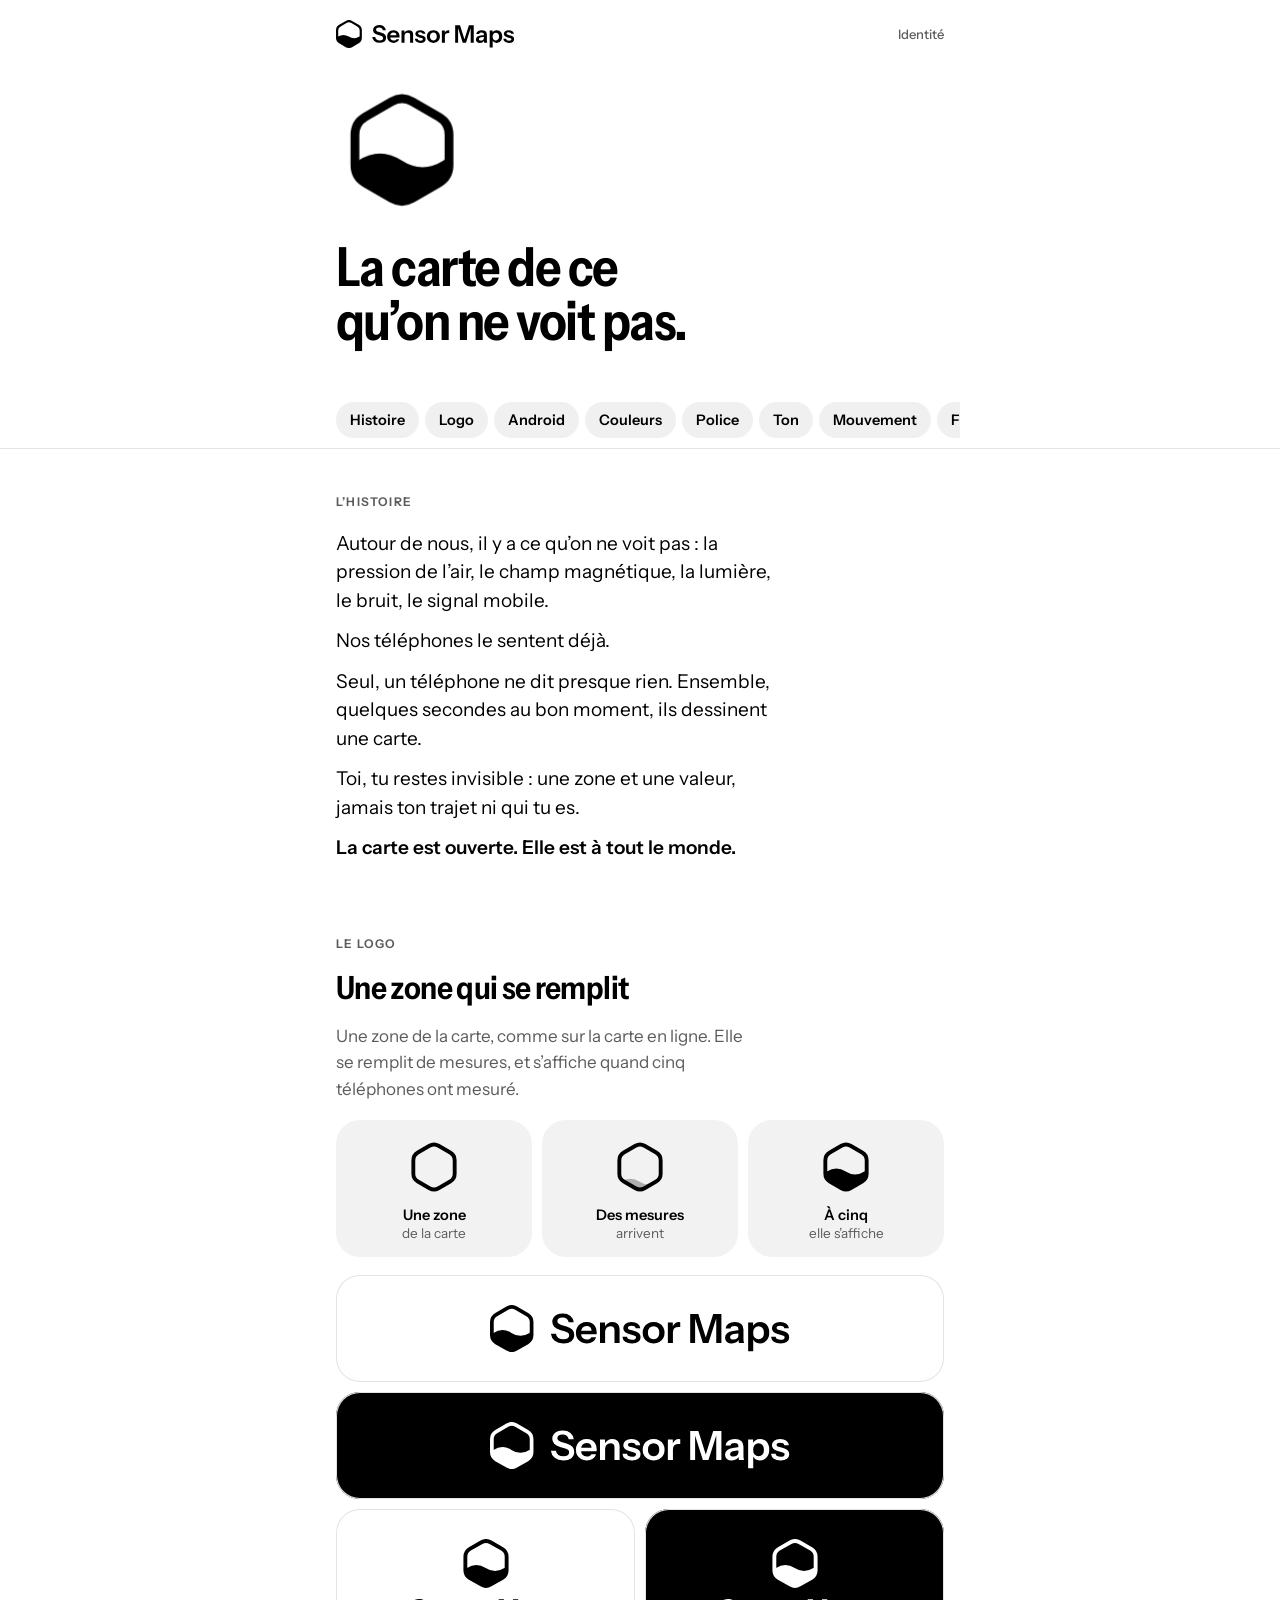
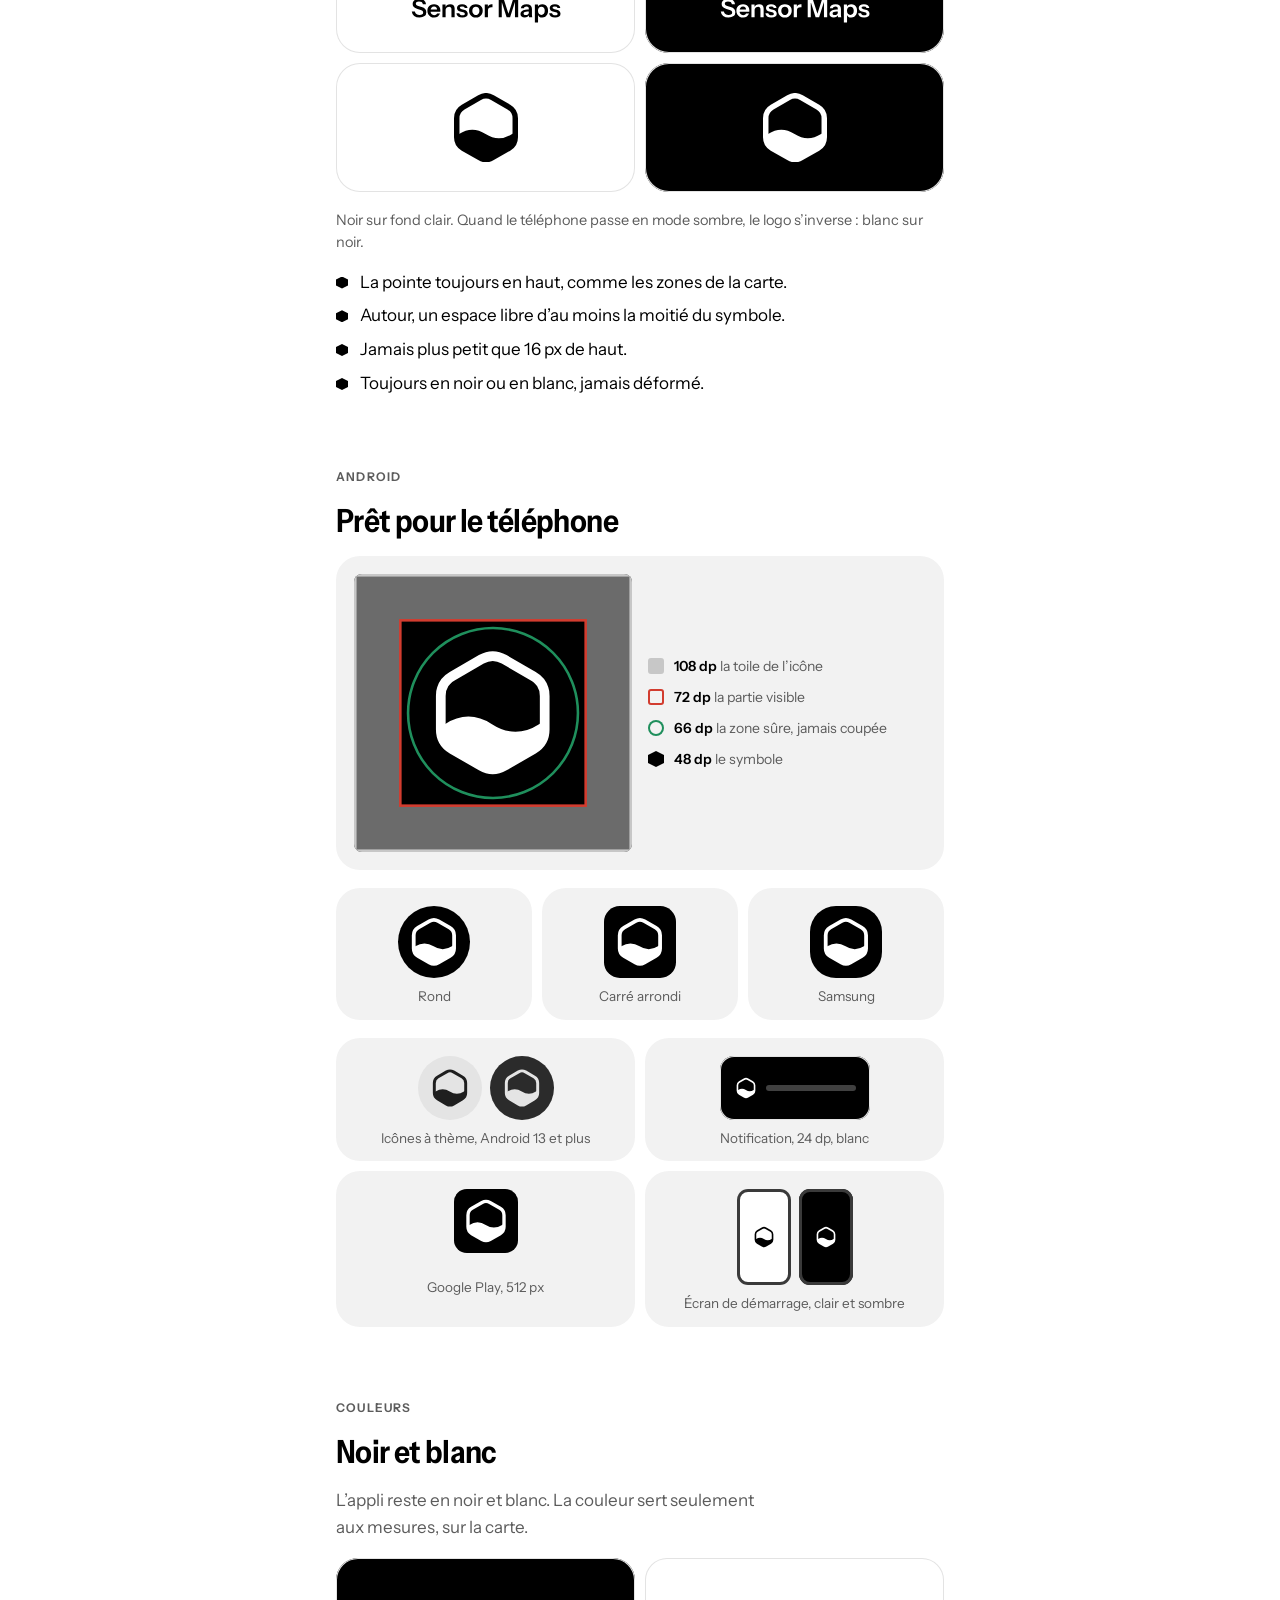
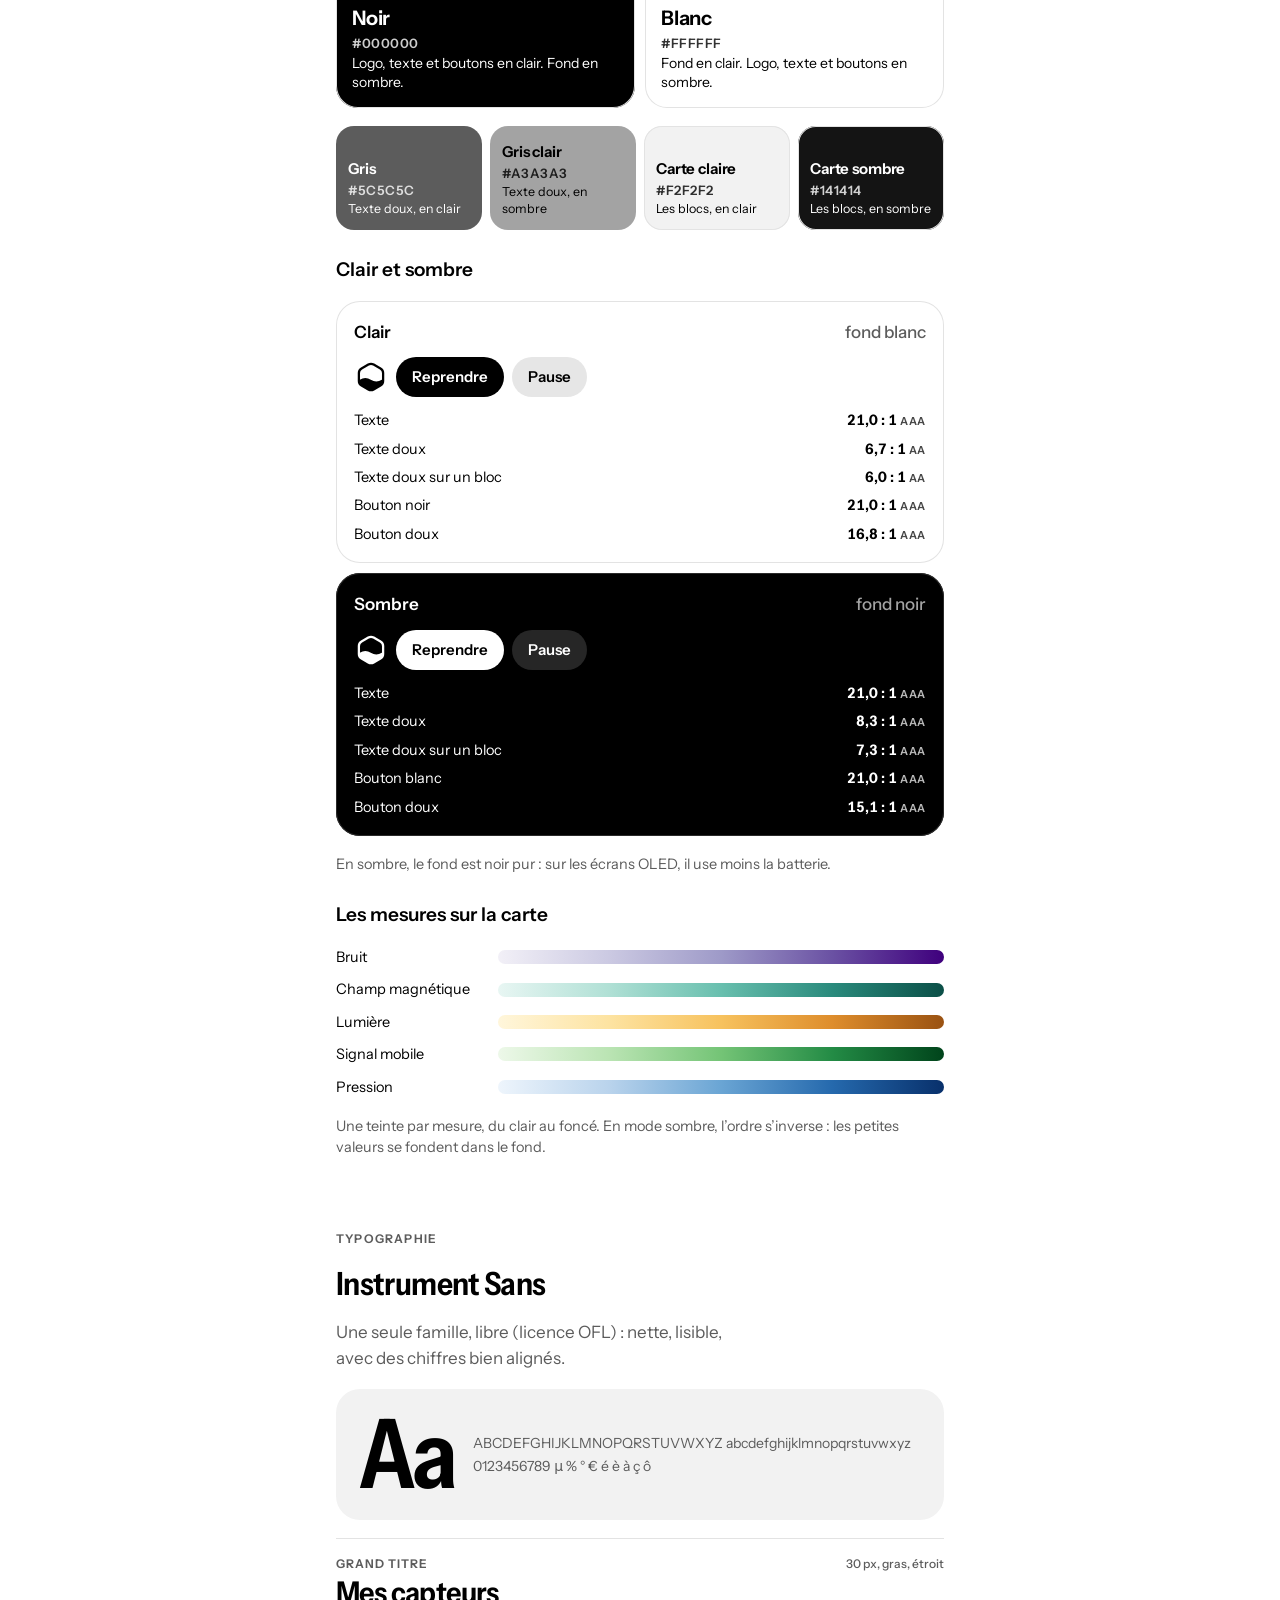
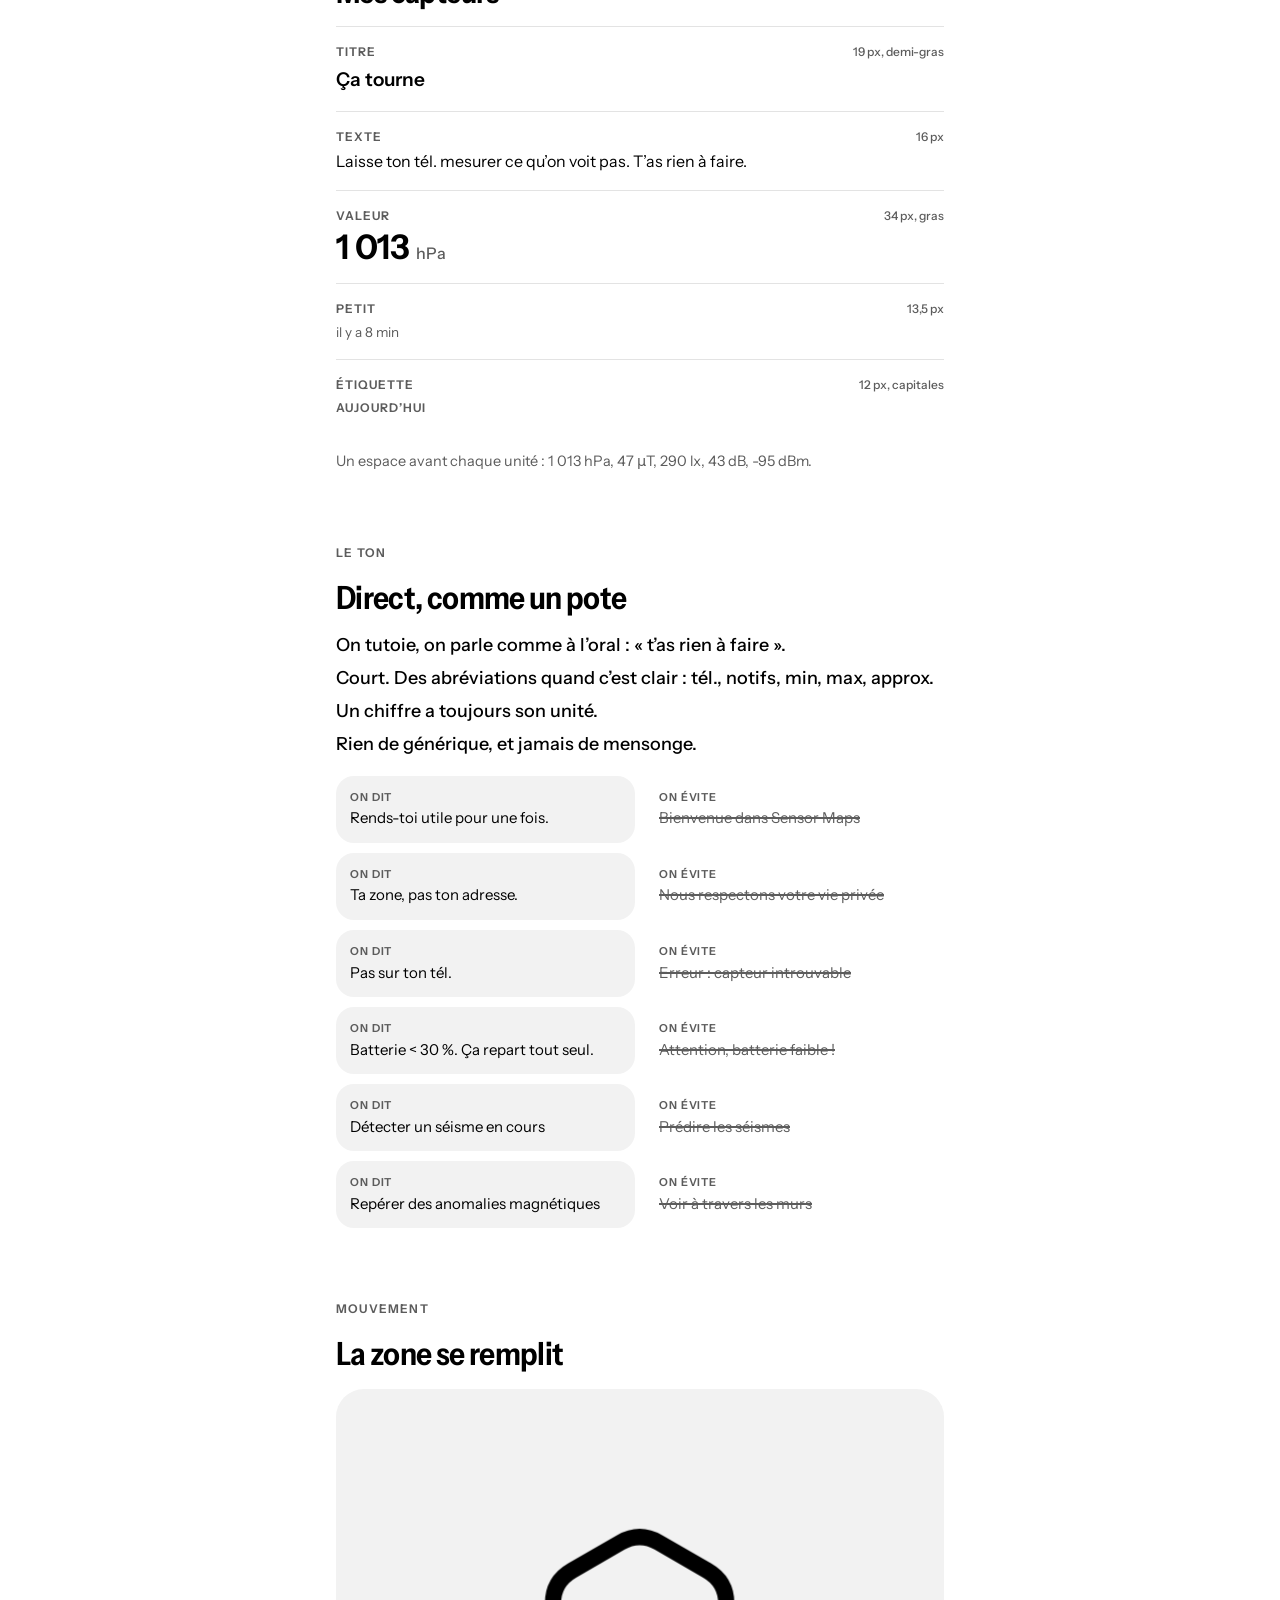
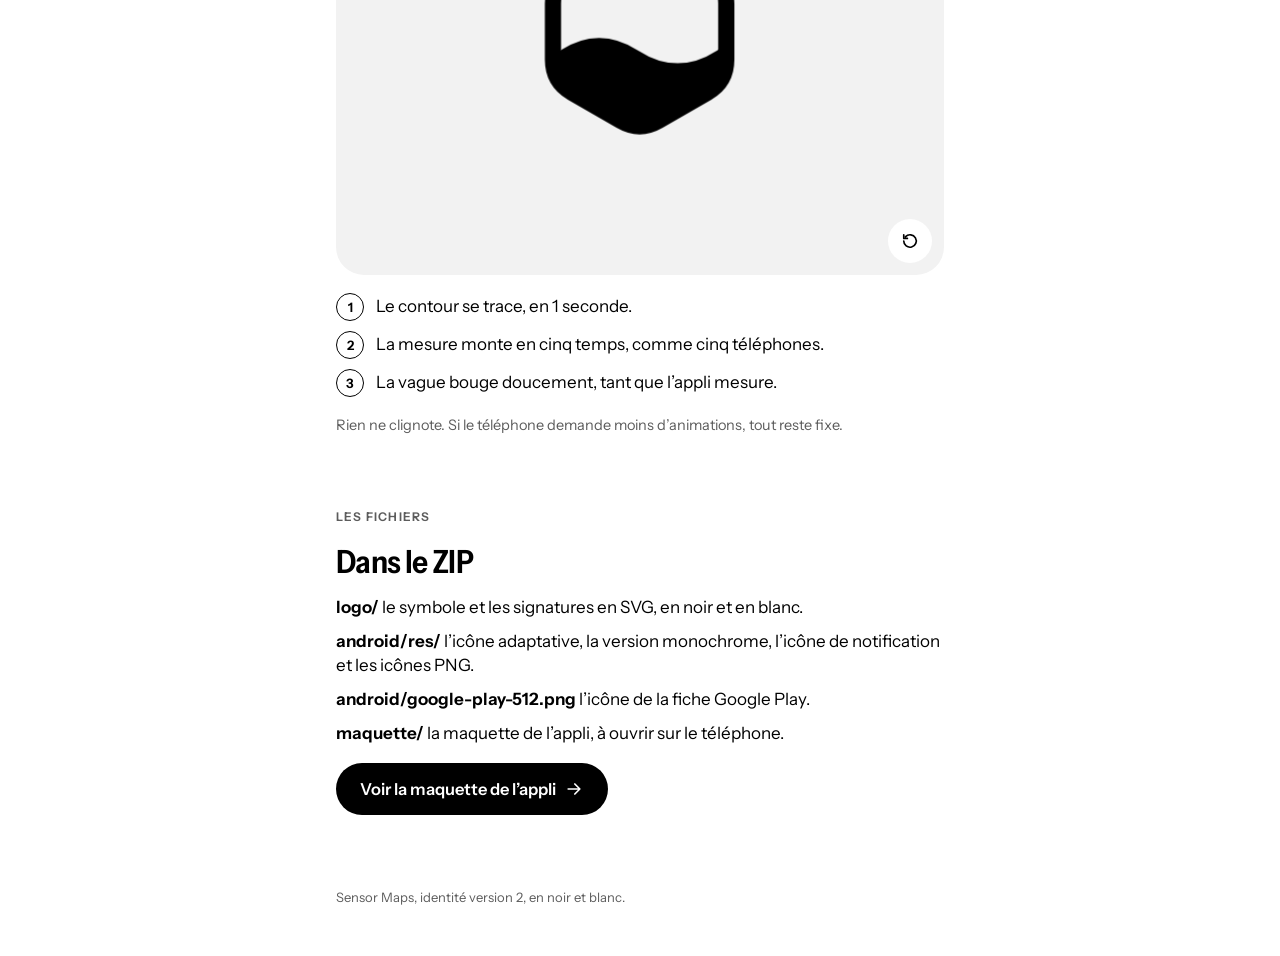
<file: interface/identite/index.html>
<!doctype html>
<html lang="fr">
<head>
<meta charset="utf-8">
<meta name="viewport" content="width=device-width, initial-scale=1, viewport-fit=cover">
<meta name="color-scheme" content="light dark">
<meta name="theme-color" content="#ffffff" media="(prefers-color-scheme: light)">
<meta name="theme-color" content="#000000" media="(prefers-color-scheme: dark)">
<title>Sensor Maps Identité</title>
<link rel="preconnect" href="https://fonts.googleapis.com">
<link rel="preconnect" href="https://fonts.gstatic.com" crossorigin>
<link rel="stylesheet" href="https://fonts.googleapis.com/css2?family=Instrument+Sans:wdth,wght@75..100,400..700&display=swap">
<style>
/* Mise en page : noir et blanc, une colonne calme ; le logo s'inverse avec le thème, la couleur ne sert qu'aux mesures. */
:root{
  --papier:#ffffff; --surface:#f2f2f2; --encre:#000000; --encre-2:#5c5c5c; --trait:#e3e3e3; --puce:#f0f0f0;
  --logo:#000000; --action:#000000; --sur-action:#ffffff;
  --guide-toile:#c7c7c7; --guide-visible:#d23c2f; --guide-sur:#1f8f5c;
  --focus:#2f6fd0;
  --texte:"Instrument Sans", system-ui, -apple-system, "Segoe UI", Roboto, "Noto Sans", sans-serif;
}
@media (prefers-color-scheme: dark){
  :root:not([data-theme="light"]){
    --papier:#000000; --surface:#141414; --encre:#ffffff; --encre-2:#a3a3a3; --trait:#2a2a2a; --puce:#1f1f1f;
    --logo:#ffffff; --action:#ffffff; --sur-action:#000000;
    --guide-toile:#3a3a3a; --guide-visible:#ff8a7e; --guide-sur:#5fd39a; --focus:#8ab4ff;
    color-scheme:dark;
  }
}
:root[data-theme="dark"]{
  --papier:#000000; --surface:#141414; --encre:#ffffff; --encre-2:#a3a3a3; --trait:#2a2a2a; --puce:#1f1f1f;
  --logo:#ffffff; --action:#ffffff; --sur-action:#000000;
  --guide-toile:#3a3a3a; --guide-visible:#ff8a7e; --guide-sur:#5fd39a; --focus:#8ab4ff;
  color-scheme:dark;
}
*{box-sizing:border-box}
body{background:var(--papier);color:var(--encre);font:400 17px/1.55 var(--texte);-webkit-font-smoothing:antialiased;text-rendering:optimizeLegibility}
body::before{content:"";position:fixed;inset:0 0 auto;height:env(safe-area-inset-top, 0px);z-index:10;background:var(--papier)}
h1,h2,h3,p,figure,ul,ol,dl,dd{margin:0}
ul,ol{padding:0;list-style:none}
svg{display:block}
.colonne{max-width:640px;margin:0 auto;padding-left:max(16px, env(safe-area-inset-left, 0px));padding-right:max(16px, env(safe-area-inset-right, 0px))}

/* Ouverture */
.ouverture{padding-block:20px 44px;display:grid;gap:36px}
.tete{display:flex;justify-content:space-between;align-items:center;gap:12px}
.tete svg{height:28px;width:auto;color:var(--logo);fill:var(--logo)}
.tete span{font-size:13px;color:var(--encre-2);font-weight:500}
.hero{display:grid;gap:24px;justify-items:start;cursor:pointer;-webkit-tap-highlight-color:transparent}
.hero svg{width:132px;height:132px;color:var(--logo);fill:var(--logo);overflow:visible}
h1{font-size:clamp(36px, 10vw, 54px);line-height:1;font-weight:650;font-stretch:86%;letter-spacing:-.028em;text-wrap:balance}

/* Navigation des sections */
.sommaire{position:sticky;top:env(safe-area-inset-top, 0px);z-index:5;background:var(--papier);border-bottom:1px solid var(--trait)}
.sommaire .colonne{display:flex;gap:6px;overflow-x:auto;padding-block:10px;scrollbar-width:none}
.sommaire .colonne::-webkit-scrollbar{display:none}
.sommaire a{flex:none;display:inline-flex;align-items:center;min-height:36px;padding:0 14px;border-radius:18px;background:var(--puce);color:var(--encre);text-decoration:none;font-size:14.5px;font-weight:600}

/* Sections */
main.colonne{display:grid;gap:72px;padding-block:44px 72px}
.section{display:grid;gap:18px;scroll-margin-top:72px;min-width:0}
.etiquette{font-size:12px;font-weight:650;letter-spacing:.1em;text-transform:uppercase;color:var(--encre-2)}
h2{font-size:32px;line-height:1.06;font-weight:650;font-stretch:88%;letter-spacing:-.02em;text-wrap:balance}
h3{font-size:19px;line-height:1.3;font-weight:600;margin-top:10px}
.chapo{color:var(--encre-2);max-width:38ch;text-wrap:pretty}
.note{font-size:14.5px;color:var(--encre-2);line-height:1.45}
.recit{display:grid;gap:12px;font-size:19px;line-height:1.5;max-width:34ch}
.recit p:last-child{font-weight:600}
.tuile{background:var(--surface);border-radius:24px}

/* Logo */
.etapes{display:grid;grid-template-columns:repeat(3,minmax(0,1fr));gap:10px}
.etapes li{display:grid;justify-items:center;gap:10px;padding:18px 8px 14px;text-align:center;font-size:13.5px;line-height:1.3;color:var(--encre-2)}
.etapes svg{width:58px;height:58px;color:var(--logo);fill:var(--logo)}
.etapes .repos{fill:var(--encre-2);opacity:.45}
.etapes b{display:block;color:var(--encre);font-weight:600;font-size:14.5px}
.planche{display:grid;gap:10px}
.spec{display:grid;place-items:center;border-radius:24px;padding:30px 20px}
.spec svg{width:100%;height:auto;max-width:300px}
.spec.blanc{background:#ffffff;box-shadow:inset 0 0 0 1px var(--trait)}
.spec.noir{background:#000000;box-shadow:inset 0 0 0 1px var(--trait)}
.duo{display:grid;grid-template-columns:repeat(2,minmax(0,1fr));gap:10px}
.duo .spec svg{max-width:150px}
.duo .spec.symbole svg{width:64px}
.regles{display:grid;gap:10px}
.regles li{display:flex;gap:12px;align-items:flex-start;line-height:1.4}
.regles li::before{content:"";flex:none;width:12px;height:12px;margin-top:6px;background:var(--encre);clip-path:polygon(50% 0,100% 25%,100% 75%,50% 100%,0 75%,0 25%)}

/* Android */
.adaptive{display:grid;grid-template-columns:minmax(0,1fr) minmax(0,1fr);gap:16px;align-items:center;padding:18px}
.adaptive svg{width:100%;height:auto;border-radius:8px}
.leg{display:grid;gap:12px;font-size:14px;line-height:1.35;color:var(--encre-2)}
.leg li{display:flex;gap:10px;align-items:flex-start}
.leg i{flex:none;width:16px;height:16px;margin-top:1px;border-radius:3px}
.leg b{color:var(--encre);font-weight:600}
.formes{display:grid;grid-template-columns:repeat(3,minmax(0,1fr));gap:10px}
.formes li,.usages li{display:grid;justify-items:center;gap:10px;padding:18px 6px 14px;font-size:13.5px;line-height:1.3;color:var(--encre-2);text-align:center}
.masque{width:72px;height:72px;overflow:hidden;position:relative}
.masque svg{position:absolute;left:-18px;top:-18px;width:108px;height:108px}
.usages{display:grid;grid-template-columns:repeat(2,minmax(0,1fr));gap:10px}
.icone-theme{width:64px;height:64px;border-radius:50%;display:grid;place-items:center}
.icone-theme svg{width:44px;height:44px}
.barre-etat{height:64px;width:100%;max-width:150px;border-radius:14px;background:#000000;box-shadow:inset 0 0 0 1px var(--trait);display:flex;align-items:center;gap:8px;padding:0 14px;color:#ffffff}
.barre-etat svg{width:24px;height:24px}
.barre-etat span{flex:1;height:6px;border-radius:3px;background:#ffffff;opacity:.25}
.play{width:64px;height:64px;border-radius:20%;overflow:hidden;box-shadow:inset 0 0 0 1px var(--trait)}
.play svg{width:100%;height:100%}
.demarrages{display:flex;gap:8px}
.ecran-demarrage{width:54px;height:96px;border-radius:11px;display:grid;place-items:center;box-shadow:inset 0 0 0 3px #3a3a3a}
.ecran-demarrage svg{width:24px;height:24px}

/* Couleurs */
.nuancier{display:grid;grid-template-columns:repeat(2,minmax(0,1fr));gap:10px}
.teinte{border-radius:22px;padding:16px;min-height:150px;display:flex;flex-direction:column;justify-content:flex-end;gap:2px;font-size:14px;line-height:1.35}
.teinte b{font-size:20px;font-weight:650;letter-spacing:-.01em}
.teinte code{font:600 13px/1.4 var(--texte);letter-spacing:.04em;text-transform:uppercase;opacity:.8}
.teinte.bord{box-shadow:inset 0 0 0 1px var(--trait)}
.nuancier.petit{gap:8px}
.nuancier.petit .teinte{min-height:104px;padding:12px;border-radius:18px;font-size:12.5px}
.nuancier.petit .teinte b{font-size:15px}
@media (min-width:520px){.nuancier.petit{grid-template-columns:repeat(4,minmax(0,1fr))}}
.themes{display:grid;gap:10px}
.theme{border-radius:24px;padding:18px;display:grid;gap:12px}
.theme-tete{display:flex;justify-content:space-between;align-items:center;gap:10px;font-weight:600}
.apercu{display:flex;gap:8px;flex-wrap:wrap;align-items:center}
.apercu span{display:inline-flex;align-items:center;min-height:40px;padding:0 16px;border-radius:20px;font-weight:600;font-size:15px}
.apercu svg{width:34px;height:34px}
.paires{display:grid;gap:6px;font-size:14.5px}
.paires li{display:flex;justify-content:space-between;align-items:center;gap:10px}
.ratio{font-variant-numeric:tabular-nums;font-weight:650;white-space:nowrap}
.ratio::after{content:" AA";font-size:11px;letter-spacing:.06em;opacity:.7}
.ratio.aaa::after{content:" AAA"}
.rampes{display:grid;gap:10px}
.rampes li{display:grid;grid-template-columns:150px minmax(0,1fr);align-items:center;gap:12px;font-size:14.5px}
.rampes i{height:14px;border-radius:7px}

/* Typographie */
.specimen{display:grid;grid-template-columns:auto minmax(0,1fr);gap:18px;align-items:center;padding:22px}
.aa{font-size:96px;line-height:.9;font-weight:650;font-stretch:88%;letter-spacing:-.03em}
.jeu{font-size:14px;line-height:1.6;color:var(--encre-2);word-break:break-all}
.echelle{display:grid}
.echelle div{display:grid;gap:4px;padding:16px 0;border-top:1px solid var(--trait)}
.echelle dt{font-size:12px;font-weight:650;letter-spacing:.08em;text-transform:uppercase;color:var(--encre-2);display:flex;justify-content:space-between;gap:10px}
.echelle dt span{letter-spacing:0;text-transform:none;font-weight:500}
.ex-grand{font-size:30px;line-height:1.08;font-weight:650;font-stretch:90%;letter-spacing:-.02em}
.ex-titre{font-size:19px;font-weight:600}
.ex-texte{font-size:16px;line-height:1.45}
.ex-valeur{font-size:34px;line-height:1.1;font-weight:650;letter-spacing:-.015em}
.ex-valeur small{font-size:16px;font-weight:500;color:var(--encre-2);letter-spacing:0}
.ex-petit{font-size:13.5px;color:var(--encre-2)}
.ex-etiq{font-size:12px;font-weight:650;letter-spacing:.08em;text-transform:uppercase;color:var(--encre-2)}

/* Ton */
.principes{display:grid;gap:8px}
.principes li{font-size:18px;line-height:1.4;font-weight:500}
.dit{display:grid;gap:10px}
.dit li{display:grid;grid-template-columns:repeat(2,minmax(0,1fr));gap:10px}
.dit p{border-radius:18px;padding:14px;font-size:15px;line-height:1.35}
.dit .oui{background:var(--surface)}
.dit .non{color:var(--encre-2)}
.dit s{text-decoration-thickness:1.5px;text-decoration-color:var(--encre-2)}
.dit small{display:block;font-size:11px;font-weight:650;letter-spacing:.08em;text-transform:uppercase;margin-bottom:4px;color:var(--encre-2)}

/* Mouvement */
.scene{position:relative;aspect-ratio:5/4;max-width:100%;border-radius:28px;background:var(--surface);display:grid;place-items:center;cursor:pointer;-webkit-tap-highlight-color:transparent}
.scene > svg{width:40%;height:auto;color:var(--logo);fill:var(--logo);overflow:visible}
.rejouer{position:absolute;right:12px;bottom:12px;width:44px;height:44px;border-radius:50%;background:var(--papier);color:var(--encre);display:grid;place-items:center}
.rejouer svg{width:20px;height:20px}
.temps{display:grid;gap:10px;counter-reset:t}
.temps li{display:flex;gap:12px;align-items:baseline;line-height:1.4}
.temps li::before{counter-increment:t;content:counter(t);flex:none;width:26px;height:26px;border-radius:50%;border:1.5px solid var(--encre);display:grid;place-items:center;font-size:13px;font-weight:650}

/* Fichiers */
.fichiers{display:grid;gap:10px}
.fichiers li{line-height:1.4}
.fichiers b{font-weight:650}
.btn{display:inline-flex;align-items:center;justify-content:center;gap:8px;min-height:52px;padding:0 24px;border-radius:26px;background:var(--action);color:var(--sur-action);text-decoration:none;font-weight:600;font-size:16.5px;justify-self:start}
.btn svg{width:20px;height:20px}
footer.colonne{padding-block:0 48px;font-size:13px;color:var(--encre-2)}

a:focus-visible,.scene:focus-visible,.hero:focus-visible{outline:2.5px solid var(--focus);outline-offset:3px}

/* Mouvement du logo */
.o-cercle{opacity:0}
@media (prefers-reduced-motion: no-preference){
  html{scroll-behavior:smooth}
  .joue .z-contour{animation:trace 1s cubic-bezier(.6,0,.3,1) backwards}
  .joue .z-niveau{animation:monte 1.5s .45s both}
  .joue .z-vague{animation:glisse 4.8s linear infinite}
}
@keyframes trace{from{stroke-dasharray:1;stroke-dashoffset:1}to{stroke-dasharray:1;stroke-dashoffset:0}}
@keyframes monte{
  0%{transform:translateY(42px)}
  14%,20%{transform:translateY(33px)}
  34%,40%{transform:translateY(25px)}
  54%,60%{transform:translateY(17px)}
  74%,80%{transform:translateY(9px)}
  100%{transform:translateY(0)}
}
@keyframes glisse{to{transform:translateX(-62px)}}
</style>
<style>:root{padding-top:env(safe-area-inset-top,0px);padding-bottom:env(safe-area-inset-bottom,0px)}body{margin:0}[hidden]{display:none!important}</style>
</head>
<body>
<svg class="sprite" aria-hidden="true" focusable="false" style="position:absolute;width:0;height:0;overflow:hidden"><defs>
  <symbol id="i-rejouer" viewBox="0 0 24 24"><path d="M4.5 12a7.5 7.5 0 1 0 2.2-5.3M4.5 4.5v4.4h4.4" fill="none" stroke="currentColor" stroke-width="2" stroke-linecap="round" stroke-linejoin="round"/></symbol>
  <symbol id="i-fleche" viewBox="0 0 24 24"><path d="M5 12h14M13 6l6 6-6 6" fill="none" stroke="currentColor" stroke-width="2" stroke-linecap="round" stroke-linejoin="round"/></symbol>
</defs></svg>

<header class="colonne ouverture" lang="fr">
  <div class="tete"><svg viewBox="0 0 1033.29 162" aria-hidden="true"><g transform="translate(-21.16 -14.93) scale(2)"><defs><clipPath id="st-clip"><path d="M40.5 13.33Q48 9 55.5 13.33L74.27 24.17Q81.77 28.5 81.77 37.16L81.77 58.84Q81.77 67.5 74.27 71.83L55.5 82.67Q48 87 40.5 82.67L21.73 71.83Q14.23 67.5 14.23 58.84L14.23 37.16Q14.23 28.5 21.73 24.17Z"/></clipPath></defs><g clip-path="url(#st-clip)"><path fill="currentColor" d="M-45.5 55.5Q-30 45.5 -14.5 55.5T16.5 55.5T47.5 55.5T78.5 55.5T109.5 55.5V100H-45.5Z"/></g><path d="M40.5 12.83Q48 8.5 55.5 12.83L74.71 23.92Q82.21 28.25 82.21 36.91L82.21 59.09Q82.21 67.75 74.71 72.08L55.5 83.17Q48 87.5 40.5 83.17L21.29 72.08Q13.79 67.75 13.79 59.09L13.79 36.91Q13.79 28.25 21.29 23.92Z" fill="none" stroke="currentColor" stroke-width="6.4" stroke-linejoin="round"/></g><path fill="currentColor" transform="translate(205.51 131) scale(0.13889)" d="M341 9Q205 9 124.5 -53.5Q44 -116 30 -230H155Q164 -164 214 -127.5Q264 -91 345 -91Q412 -91 447.5 -115.5Q483 -140 483 -184Q483 -223 461 -247Q439 -271 387 -286L257 -325Q158 -355 111.5 -404Q65 -453 65 -527Q65 -589 97 -635Q129 -681 187.5 -706Q246 -731 324 -731Q444 -731 515.5 -672.5Q587 -614 597 -514H472Q461 -574 422 -602.5Q383 -631 317 -631Q259 -631 225 -608Q191 -585 191 -545Q191 -512 211.5 -489Q232 -466 288 -449L420 -409Q519 -380 564 -330Q609 -280 609 -203Q609 -101 538.5 -46Q468 9 341 9ZM919 10Q838 10 777.5 -24Q717 -58 683.5 -118Q650 -178 650 -256Q650 -334 683.5 -393.5Q717 -453 777 -486.5Q837 -520 917 -520Q993 -520 1049 -488.5Q1105 -457 1136 -400Q1167 -343 1167 -267Q1167 -253 1166 -241Q1165 -229 1163 -217H728V-305H1066L1040 -281Q1040 -353 1007 -389Q974 -425 915 -425Q851 -425 813.5 -381Q776 -337 776 -254Q776 -172 813.5 -128.5Q851 -85 920 -85Q960 -85 990 -100Q1020 -115 1034 -146H1153Q1128 -74 1068.5 -32Q1009 10 919 10ZM1249 0V-510H1372V-390H1375V0ZM1607 0V-322Q1607 -369 1583 -393Q1559 -417 1513 -417Q1473 -417 1441.5 -399Q1410 -381 1392.5 -349Q1375 -317 1375 -275L1362 -397Q1388 -453 1438 -486.5Q1488 -520 1558 -520Q1641 -520 1687.5 -473Q1734 -426 1734 -348V0ZM2042 10Q1936 10 1873 -34.5Q1810 -79 1804 -158H1919Q1924 -119 1956 -99Q1988 -79 2042 -79Q2091 -79 2115.5 -94.5Q2140 -110 2140 -139Q2140 -160 2126 -173.5Q2112 -187 2073 -196L1991 -215Q1907 -233 1866.5 -271.5Q1826 -310 1826 -368Q1826 -439 1880.5 -479.5Q1935 -520 2031 -520Q2126 -520 2183.5 -479.5Q2241 -439 2247 -368H2132Q2127 -399 2100.5 -415Q2074 -431 2028 -431Q1985 -431 1963 -417.5Q1941 -404 1941 -378Q1941 -358 1958 -344.5Q1975 -331 2015 -321L2103 -301Q2178 -284 2216.5 -242Q2255 -200 2255 -143Q2255 -70 2199 -30Q2143 10 2042 10ZM2578 10Q2497 10 2435.5 -24Q2374 -58 2340 -118.5Q2306 -179 2306 -257Q2306 -335 2340 -394Q2374 -453 2435.5 -486.5Q2497 -520 2578 -520Q2660 -520 2721 -486.5Q2782 -453 2816 -394Q2850 -335 2850 -257Q2850 -179 2815.5 -118.5Q2781 -58 2720 -24Q2659 10 2578 10ZM2578 -91Q2618 -91 2650 -111.5Q2682 -132 2700 -169.5Q2718 -207 2718 -258Q2718 -333 2678.5 -376Q2639 -419 2578 -419Q2517 -419 2477 -376Q2437 -333 2437 -258Q2437 -207 2455.5 -169.5Q2474 -132 2505.5 -111.5Q2537 -91 2578 -91ZM2931 0V-510H3054V-387H3057V0ZM3057 -266 3044 -387Q3062 -452 3105 -486Q3148 -520 3208 -520Q3229 -520 3238 -516V-397Q3233 -399 3224 -399.5Q3215 -400 3202 -400Q3129 -400 3093 -368Q3057 -336 3057 -266ZM3485 0V-720H3687L3907 -26H3836L4056 -720H4259V0H4131V-677H4152L3938 0H3799L3587 -671H3607V0ZM4694 0Q4689 -20 4686.5 -44Q4684 -68 4684 -102H4680V-344Q4680 -384 4657.5 -404.5Q4635 -425 4589 -425Q4544 -425 4517.5 -408.5Q4491 -392 4485 -361H4364Q4372 -432 4432 -476Q4492 -520 4593 -520Q4698 -520 4752 -472.5Q4806 -425 4806 -333V-102Q4806 -78 4809.5 -53Q4813 -28 4820 0ZM4517 10Q4440 10 4394.5 -28.5Q4349 -67 4349 -132Q4349 -202 4400 -243Q4451 -284 4544 -298L4703 -322V-242L4565 -221Q4520 -214 4497.5 -196Q4475 -178 4475 -146Q4475 -117 4496 -101.5Q4517 -86 4554 -86Q4608 -86 4644 -113Q4680 -140 4680 -179L4694 -102Q4674 -47 4628.5 -18.5Q4583 10 4517 10ZM5213 10Q5140 10 5094.5 -24.5Q5049 -59 5038 -120L5048 -121V205H4922V-510H5045V-395L5035 -397Q5049 -454 5099 -487Q5149 -520 5221 -520Q5289 -520 5339.5 -487.5Q5390 -455 5418 -396Q5446 -337 5446 -257Q5446 -176 5417 -116Q5388 -56 5336 -23Q5284 10 5213 10ZM5181 -94Q5242 -94 5278 -136.5Q5314 -179 5314 -256Q5314 -333 5277.5 -375Q5241 -417 5180 -417Q5120 -417 5083 -374.5Q5046 -332 5046 -255Q5046 -178 5083 -136Q5120 -94 5181 -94ZM5728 10Q5622 10 5559 -34.5Q5496 -79 5490 -158H5605Q5610 -119 5642 -99Q5674 -79 5728 -79Q5777 -79 5801.5 -94.5Q5826 -110 5826 -139Q5826 -160 5812 -173.5Q5798 -187 5759 -196L5677 -215Q5593 -233 5552.5 -271.5Q5512 -310 5512 -368Q5512 -439 5566.5 -479.5Q5621 -520 5717 -520Q5812 -520 5869.5 -479.5Q5927 -439 5933 -368H5818Q5813 -399 5786.5 -415Q5760 -431 5714 -431Q5671 -431 5649 -417.5Q5627 -404 5627 -378Q5627 -358 5644 -344.5Q5661 -331 5701 -321L5789 -301Q5864 -284 5902.5 -242Q5941 -200 5941 -143Q5941 -70 5885 -30Q5829 10 5728 10Z"/></svg><span>Identité</span></div>
  <div class="hero" role="button" tabindex="0" aria-label="Rejouer l’animation du logo">
    <svg viewBox="0 0 96 96" aria-hidden="true"><defs><clipPath id="hero-clip"><path d="M40.5 13.33Q48 9 55.5 13.33L74.27 24.17Q81.77 28.5 81.77 37.16L81.77 58.84Q81.77 67.5 74.27 71.83L55.5 82.67Q48 87 40.5 82.67L21.73 71.83Q14.23 67.5 14.23 58.84L14.23 37.16Q14.23 28.5 21.73 24.17Z"/></clipPath></defs><g clip-path="url(#hero-clip)"><g class="z-niveau"><path class="z-vague" d="M-45.5 55.5Q-30 45.5 -14.5 55.5T16.5 55.5T47.5 55.5T78.5 55.5T109.5 55.5T140.5 55.5T171.5 55.5V100H-45.5Z"/></g></g><path class="z-contour" pathLength="1" d="M40.5 12.83Q48 8.5 55.5 12.83L74.71 23.92Q82.21 28.25 82.21 36.91L82.21 59.09Q82.21 67.75 74.71 72.08L55.5 83.17Q48 87.5 40.5 83.17L21.29 72.08Q13.79 67.75 13.79 59.09L13.79 36.91Q13.79 28.25 21.29 23.92Z" fill="none" stroke="currentColor" stroke-width="6.4" stroke-linejoin="round"/></svg>
    <h1>La carte de ce qu’on ne voit pas.</h1>
  </div>
</header>

<nav class="sommaire" aria-label="Sections"><div class="colonne">
  <a href="#histoire">Histoire</a><a href="#logo">Logo</a><a href="#android">Android</a><a href="#couleurs">Couleurs</a><a href="#typo">Police</a><a href="#ton">Ton</a><a href="#mouvement">Mouvement</a><a href="#fichiers">Fichiers</a>
</div></nav>

<main class="colonne" lang="fr">

  <section class="section" id="histoire" aria-labelledby="t-histoire">
    <p class="etiquette" id="t-histoire">L’histoire</p>
    <div class="recit">
      <p>Autour de nous, il y a ce qu’on ne voit pas&nbsp;: la pression de l’air, le champ magnétique, la lumière, le bruit, le signal mobile.</p>
      <p>Nos téléphones le sentent déjà.</p>
      <p>Seul, un téléphone ne dit presque rien. Ensemble, quelques secondes au bon moment, ils dessinent une carte.</p>
      <p>Toi, tu restes invisible&nbsp;: une zone et une valeur, jamais ton trajet ni qui tu es.</p>
      <p>La carte est ouverte. Elle est à tout le monde.</p>
    </div>
  </section>

  <section class="section" id="logo" aria-labelledby="t-logo">
    <p class="etiquette">Le logo</p>
    <h2 id="t-logo">Une zone qui se remplit</h2>
    <p class="chapo">Une zone de la carte, comme sur la carte en ligne. Elle se remplit de mesures, et s’affiche quand cinq téléphones ont mesuré.</p>
    <ol class="etapes">
      <li class="tuile"><svg viewBox="0 0 96 96" aria-hidden="true"><path d="M40.5 12.83Q48 8.5 55.5 12.83L74.71 23.92Q82.21 28.25 82.21 36.91L82.21 59.09Q82.21 67.75 74.71 72.08L55.5 83.17Q48 87.5 40.5 83.17L21.29 72.08Q13.79 67.75 13.79 59.09L13.79 36.91Q13.79 28.25 21.29 23.92Z" fill="none" stroke="currentColor" stroke-width="6.4" stroke-linejoin="round"/></svg><span><b>Une zone</b>de la carte</span></li>
      <li class="tuile"><svg viewBox="0 0 96 96" aria-hidden="true"><defs><clipPath id="e2-clip"><path d="M40.5 13.33Q48 9 55.5 13.33L74.27 24.17Q81.77 28.5 81.77 37.16L81.77 58.84Q81.77 67.5 74.27 71.83L55.5 82.67Q48 87 40.5 82.67L21.73 71.83Q14.23 67.5 14.23 58.84L14.23 37.16Q14.23 28.5 21.73 24.17Z"/></clipPath></defs><g clip-path="url(#e2-clip)"><path class="repos" transform="translate(0 17)" d="M-45.5 55.5Q-30 45.5 -14.5 55.5T16.5 55.5T47.5 55.5T78.5 55.5T109.5 55.5V100H-45.5Z"/></g><path d="M40.5 12.83Q48 8.5 55.5 12.83L74.71 23.92Q82.21 28.25 82.21 36.91L82.21 59.09Q82.21 67.75 74.71 72.08L55.5 83.17Q48 87.5 40.5 83.17L21.29 72.08Q13.79 67.75 13.79 59.09L13.79 36.91Q13.79 28.25 21.29 23.92Z" fill="none" stroke="currentColor" stroke-width="6.4" stroke-linejoin="round"/></svg><span><b>Des mesures</b>arrivent</span></li>
      <li class="tuile"><svg viewBox="0 0 96 96" aria-hidden="true"><defs><clipPath id="e3-clip"><path d="M40.5 13.33Q48 9 55.5 13.33L74.27 24.17Q81.77 28.5 81.77 37.16L81.77 58.84Q81.77 67.5 74.27 71.83L55.5 82.67Q48 87 40.5 82.67L21.73 71.83Q14.23 67.5 14.23 58.84L14.23 37.16Q14.23 28.5 21.73 24.17Z"/></clipPath></defs><g clip-path="url(#e3-clip)"><path d="M-45.5 55.5Q-30 45.5 -14.5 55.5T16.5 55.5T47.5 55.5T78.5 55.5T109.5 55.5V100H-45.5Z"/></g><path d="M40.5 12.83Q48 8.5 55.5 12.83L74.71 23.92Q82.21 28.25 82.21 36.91L82.21 59.09Q82.21 67.75 74.71 72.08L55.5 83.17Q48 87.5 40.5 83.17L21.29 72.08Q13.79 67.75 13.79 59.09L13.79 36.91Q13.79 28.25 21.29 23.92Z" fill="none" stroke="currentColor" stroke-width="6.4" stroke-linejoin="round"/></svg><span><b>À cinq</b>elle s’affiche</span></li>
    </ol>
    <div class="planche">
      <figure class="spec blanc"><svg viewBox="0 0 1033.29 162" aria-hidden="true"><g transform="translate(-21.16 -14.93) scale(2)"><defs><clipPath id="s1-clip"><path d="M40.5 13.33Q48 9 55.5 13.33L74.27 24.17Q81.77 28.5 81.77 37.16L81.77 58.84Q81.77 67.5 74.27 71.83L55.5 82.67Q48 87 40.5 82.67L21.73 71.83Q14.23 67.5 14.23 58.84L14.23 37.16Q14.23 28.5 21.73 24.17Z"/></clipPath></defs><g clip-path="url(#s1-clip)"><path fill="#000000" d="M-45.5 55.5Q-30 45.5 -14.5 55.5T16.5 55.5T47.5 55.5T78.5 55.5T109.5 55.5V100H-45.5Z"/></g><path d="M40.5 12.83Q48 8.5 55.5 12.83L74.71 23.92Q82.21 28.25 82.21 36.91L82.21 59.09Q82.21 67.75 74.71 72.08L55.5 83.17Q48 87.5 40.5 83.17L21.29 72.08Q13.79 67.75 13.79 59.09L13.79 36.91Q13.79 28.25 21.29 23.92Z" fill="none" stroke="#000000" stroke-width="6.4" stroke-linejoin="round"/></g><path fill="#000000" transform="translate(205.51 131) scale(0.13889)" d="M341 9Q205 9 124.5 -53.5Q44 -116 30 -230H155Q164 -164 214 -127.5Q264 -91 345 -91Q412 -91 447.5 -115.5Q483 -140 483 -184Q483 -223 461 -247Q439 -271 387 -286L257 -325Q158 -355 111.5 -404Q65 -453 65 -527Q65 -589 97 -635Q129 -681 187.5 -706Q246 -731 324 -731Q444 -731 515.5 -672.5Q587 -614 597 -514H472Q461 -574 422 -602.5Q383 -631 317 -631Q259 -631 225 -608Q191 -585 191 -545Q191 -512 211.5 -489Q232 -466 288 -449L420 -409Q519 -380 564 -330Q609 -280 609 -203Q609 -101 538.5 -46Q468 9 341 9ZM919 10Q838 10 777.5 -24Q717 -58 683.5 -118Q650 -178 650 -256Q650 -334 683.5 -393.5Q717 -453 777 -486.5Q837 -520 917 -520Q993 -520 1049 -488.5Q1105 -457 1136 -400Q1167 -343 1167 -267Q1167 -253 1166 -241Q1165 -229 1163 -217H728V-305H1066L1040 -281Q1040 -353 1007 -389Q974 -425 915 -425Q851 -425 813.5 -381Q776 -337 776 -254Q776 -172 813.5 -128.5Q851 -85 920 -85Q960 -85 990 -100Q1020 -115 1034 -146H1153Q1128 -74 1068.5 -32Q1009 10 919 10ZM1249 0V-510H1372V-390H1375V0ZM1607 0V-322Q1607 -369 1583 -393Q1559 -417 1513 -417Q1473 -417 1441.5 -399Q1410 -381 1392.5 -349Q1375 -317 1375 -275L1362 -397Q1388 -453 1438 -486.5Q1488 -520 1558 -520Q1641 -520 1687.5 -473Q1734 -426 1734 -348V0ZM2042 10Q1936 10 1873 -34.5Q1810 -79 1804 -158H1919Q1924 -119 1956 -99Q1988 -79 2042 -79Q2091 -79 2115.5 -94.5Q2140 -110 2140 -139Q2140 -160 2126 -173.5Q2112 -187 2073 -196L1991 -215Q1907 -233 1866.5 -271.5Q1826 -310 1826 -368Q1826 -439 1880.5 -479.5Q1935 -520 2031 -520Q2126 -520 2183.5 -479.5Q2241 -439 2247 -368H2132Q2127 -399 2100.5 -415Q2074 -431 2028 -431Q1985 -431 1963 -417.5Q1941 -404 1941 -378Q1941 -358 1958 -344.5Q1975 -331 2015 -321L2103 -301Q2178 -284 2216.5 -242Q2255 -200 2255 -143Q2255 -70 2199 -30Q2143 10 2042 10ZM2578 10Q2497 10 2435.5 -24Q2374 -58 2340 -118.5Q2306 -179 2306 -257Q2306 -335 2340 -394Q2374 -453 2435.5 -486.5Q2497 -520 2578 -520Q2660 -520 2721 -486.5Q2782 -453 2816 -394Q2850 -335 2850 -257Q2850 -179 2815.5 -118.5Q2781 -58 2720 -24Q2659 10 2578 10ZM2578 -91Q2618 -91 2650 -111.5Q2682 -132 2700 -169.5Q2718 -207 2718 -258Q2718 -333 2678.5 -376Q2639 -419 2578 -419Q2517 -419 2477 -376Q2437 -333 2437 -258Q2437 -207 2455.5 -169.5Q2474 -132 2505.5 -111.5Q2537 -91 2578 -91ZM2931 0V-510H3054V-387H3057V0ZM3057 -266 3044 -387Q3062 -452 3105 -486Q3148 -520 3208 -520Q3229 -520 3238 -516V-397Q3233 -399 3224 -399.5Q3215 -400 3202 -400Q3129 -400 3093 -368Q3057 -336 3057 -266ZM3485 0V-720H3687L3907 -26H3836L4056 -720H4259V0H4131V-677H4152L3938 0H3799L3587 -671H3607V0ZM4694 0Q4689 -20 4686.5 -44Q4684 -68 4684 -102H4680V-344Q4680 -384 4657.5 -404.5Q4635 -425 4589 -425Q4544 -425 4517.5 -408.5Q4491 -392 4485 -361H4364Q4372 -432 4432 -476Q4492 -520 4593 -520Q4698 -520 4752 -472.5Q4806 -425 4806 -333V-102Q4806 -78 4809.5 -53Q4813 -28 4820 0ZM4517 10Q4440 10 4394.5 -28.5Q4349 -67 4349 -132Q4349 -202 4400 -243Q4451 -284 4544 -298L4703 -322V-242L4565 -221Q4520 -214 4497.5 -196Q4475 -178 4475 -146Q4475 -117 4496 -101.5Q4517 -86 4554 -86Q4608 -86 4644 -113Q4680 -140 4680 -179L4694 -102Q4674 -47 4628.5 -18.5Q4583 10 4517 10ZM5213 10Q5140 10 5094.5 -24.5Q5049 -59 5038 -120L5048 -121V205H4922V-510H5045V-395L5035 -397Q5049 -454 5099 -487Q5149 -520 5221 -520Q5289 -520 5339.5 -487.5Q5390 -455 5418 -396Q5446 -337 5446 -257Q5446 -176 5417 -116Q5388 -56 5336 -23Q5284 10 5213 10ZM5181 -94Q5242 -94 5278 -136.5Q5314 -179 5314 -256Q5314 -333 5277.5 -375Q5241 -417 5180 -417Q5120 -417 5083 -374.5Q5046 -332 5046 -255Q5046 -178 5083 -136Q5120 -94 5181 -94ZM5728 10Q5622 10 5559 -34.5Q5496 -79 5490 -158H5605Q5610 -119 5642 -99Q5674 -79 5728 -79Q5777 -79 5801.5 -94.5Q5826 -110 5826 -139Q5826 -160 5812 -173.5Q5798 -187 5759 -196L5677 -215Q5593 -233 5552.5 -271.5Q5512 -310 5512 -368Q5512 -439 5566.5 -479.5Q5621 -520 5717 -520Q5812 -520 5869.5 -479.5Q5927 -439 5933 -368H5818Q5813 -399 5786.5 -415Q5760 -431 5714 -431Q5671 -431 5649 -417.5Q5627 -404 5627 -378Q5627 -358 5644 -344.5Q5661 -331 5701 -321L5789 -301Q5864 -284 5902.5 -242Q5941 -200 5941 -143Q5941 -70 5885 -30Q5829 10 5728 10Z"/></svg></figure>
      <figure class="spec noir"><svg viewBox="0 0 1033.29 162" aria-hidden="true"><g transform="translate(-21.16 -14.93) scale(2)"><defs><clipPath id="s2-clip"><path d="M40.5 13.33Q48 9 55.5 13.33L74.27 24.17Q81.77 28.5 81.77 37.16L81.77 58.84Q81.77 67.5 74.27 71.83L55.5 82.67Q48 87 40.5 82.67L21.73 71.83Q14.23 67.5 14.23 58.84L14.23 37.16Q14.23 28.5 21.73 24.17Z"/></clipPath></defs><g clip-path="url(#s2-clip)"><path fill="#ffffff" d="M-45.5 55.5Q-30 45.5 -14.5 55.5T16.5 55.5T47.5 55.5T78.5 55.5T109.5 55.5V100H-45.5Z"/></g><path d="M40.5 12.83Q48 8.5 55.5 12.83L74.71 23.92Q82.21 28.25 82.21 36.91L82.21 59.09Q82.21 67.75 74.71 72.08L55.5 83.17Q48 87.5 40.5 83.17L21.29 72.08Q13.79 67.75 13.79 59.09L13.79 36.91Q13.79 28.25 21.29 23.92Z" fill="none" stroke="#ffffff" stroke-width="6.4" stroke-linejoin="round"/></g><path fill="#ffffff" transform="translate(205.51 131) scale(0.13889)" d="M341 9Q205 9 124.5 -53.5Q44 -116 30 -230H155Q164 -164 214 -127.5Q264 -91 345 -91Q412 -91 447.5 -115.5Q483 -140 483 -184Q483 -223 461 -247Q439 -271 387 -286L257 -325Q158 -355 111.5 -404Q65 -453 65 -527Q65 -589 97 -635Q129 -681 187.5 -706Q246 -731 324 -731Q444 -731 515.5 -672.5Q587 -614 597 -514H472Q461 -574 422 -602.5Q383 -631 317 -631Q259 -631 225 -608Q191 -585 191 -545Q191 -512 211.5 -489Q232 -466 288 -449L420 -409Q519 -380 564 -330Q609 -280 609 -203Q609 -101 538.5 -46Q468 9 341 9ZM919 10Q838 10 777.5 -24Q717 -58 683.5 -118Q650 -178 650 -256Q650 -334 683.5 -393.5Q717 -453 777 -486.5Q837 -520 917 -520Q993 -520 1049 -488.5Q1105 -457 1136 -400Q1167 -343 1167 -267Q1167 -253 1166 -241Q1165 -229 1163 -217H728V-305H1066L1040 -281Q1040 -353 1007 -389Q974 -425 915 -425Q851 -425 813.5 -381Q776 -337 776 -254Q776 -172 813.5 -128.5Q851 -85 920 -85Q960 -85 990 -100Q1020 -115 1034 -146H1153Q1128 -74 1068.5 -32Q1009 10 919 10ZM1249 0V-510H1372V-390H1375V0ZM1607 0V-322Q1607 -369 1583 -393Q1559 -417 1513 -417Q1473 -417 1441.5 -399Q1410 -381 1392.5 -349Q1375 -317 1375 -275L1362 -397Q1388 -453 1438 -486.5Q1488 -520 1558 -520Q1641 -520 1687.5 -473Q1734 -426 1734 -348V0ZM2042 10Q1936 10 1873 -34.5Q1810 -79 1804 -158H1919Q1924 -119 1956 -99Q1988 -79 2042 -79Q2091 -79 2115.5 -94.5Q2140 -110 2140 -139Q2140 -160 2126 -173.5Q2112 -187 2073 -196L1991 -215Q1907 -233 1866.5 -271.5Q1826 -310 1826 -368Q1826 -439 1880.5 -479.5Q1935 -520 2031 -520Q2126 -520 2183.5 -479.5Q2241 -439 2247 -368H2132Q2127 -399 2100.5 -415Q2074 -431 2028 -431Q1985 -431 1963 -417.5Q1941 -404 1941 -378Q1941 -358 1958 -344.5Q1975 -331 2015 -321L2103 -301Q2178 -284 2216.5 -242Q2255 -200 2255 -143Q2255 -70 2199 -30Q2143 10 2042 10ZM2578 10Q2497 10 2435.5 -24Q2374 -58 2340 -118.5Q2306 -179 2306 -257Q2306 -335 2340 -394Q2374 -453 2435.5 -486.5Q2497 -520 2578 -520Q2660 -520 2721 -486.5Q2782 -453 2816 -394Q2850 -335 2850 -257Q2850 -179 2815.5 -118.5Q2781 -58 2720 -24Q2659 10 2578 10ZM2578 -91Q2618 -91 2650 -111.5Q2682 -132 2700 -169.5Q2718 -207 2718 -258Q2718 -333 2678.5 -376Q2639 -419 2578 -419Q2517 -419 2477 -376Q2437 -333 2437 -258Q2437 -207 2455.5 -169.5Q2474 -132 2505.5 -111.5Q2537 -91 2578 -91ZM2931 0V-510H3054V-387H3057V0ZM3057 -266 3044 -387Q3062 -452 3105 -486Q3148 -520 3208 -520Q3229 -520 3238 -516V-397Q3233 -399 3224 -399.5Q3215 -400 3202 -400Q3129 -400 3093 -368Q3057 -336 3057 -266ZM3485 0V-720H3687L3907 -26H3836L4056 -720H4259V0H4131V-677H4152L3938 0H3799L3587 -671H3607V0ZM4694 0Q4689 -20 4686.5 -44Q4684 -68 4684 -102H4680V-344Q4680 -384 4657.5 -404.5Q4635 -425 4589 -425Q4544 -425 4517.5 -408.5Q4491 -392 4485 -361H4364Q4372 -432 4432 -476Q4492 -520 4593 -520Q4698 -520 4752 -472.5Q4806 -425 4806 -333V-102Q4806 -78 4809.5 -53Q4813 -28 4820 0ZM4517 10Q4440 10 4394.5 -28.5Q4349 -67 4349 -132Q4349 -202 4400 -243Q4451 -284 4544 -298L4703 -322V-242L4565 -221Q4520 -214 4497.5 -196Q4475 -178 4475 -146Q4475 -117 4496 -101.5Q4517 -86 4554 -86Q4608 -86 4644 -113Q4680 -140 4680 -179L4694 -102Q4674 -47 4628.5 -18.5Q4583 10 4517 10ZM5213 10Q5140 10 5094.5 -24.5Q5049 -59 5038 -120L5048 -121V205H4922V-510H5045V-395L5035 -397Q5049 -454 5099 -487Q5149 -520 5221 -520Q5289 -520 5339.5 -487.5Q5390 -455 5418 -396Q5446 -337 5446 -257Q5446 -176 5417 -116Q5388 -56 5336 -23Q5284 10 5213 10ZM5181 -94Q5242 -94 5278 -136.5Q5314 -179 5314 -256Q5314 -333 5277.5 -375Q5241 -417 5180 -417Q5120 -417 5083 -374.5Q5046 -332 5046 -255Q5046 -178 5083 -136Q5120 -94 5181 -94ZM5728 10Q5622 10 5559 -34.5Q5496 -79 5490 -158H5605Q5610 -119 5642 -99Q5674 -79 5728 -79Q5777 -79 5801.5 -94.5Q5826 -110 5826 -139Q5826 -160 5812 -173.5Q5798 -187 5759 -196L5677 -215Q5593 -233 5552.5 -271.5Q5512 -310 5512 -368Q5512 -439 5566.5 -479.5Q5621 -520 5717 -520Q5812 -520 5869.5 -479.5Q5927 -439 5933 -368H5818Q5813 -399 5786.5 -415Q5760 -431 5714 -431Q5671 -431 5649 -417.5Q5627 -404 5627 -378Q5627 -358 5644 -344.5Q5661 -331 5701 -321L5789 -301Q5864 -284 5902.5 -242Q5941 -200 5941 -143Q5941 -70 5885 -30Q5829 10 5728 10Z"/></svg></figure>
      <div class="duo"><figure class="spec blanc"><svg viewBox="0 0 827.78 466.72" aria-hidden="true"><g transform="translate(254.03 -24.88) scale(3.33)"><defs><clipPath id="s3-clip"><path d="M40.5 13.33Q48 9 55.5 13.33L74.27 24.17Q81.77 28.5 81.77 37.16L81.77 58.84Q81.77 67.5 74.27 71.83L55.5 82.67Q48 87 40.5 82.67L21.73 71.83Q14.23 67.5 14.23 58.84L14.23 37.16Q14.23 28.5 21.73 24.17Z"/></clipPath></defs><g clip-path="url(#s3-clip)"><path fill="#000000" d="M-45.5 55.5Q-30 45.5 -14.5 55.5T16.5 55.5T47.5 55.5T78.5 55.5T109.5 55.5V100H-45.5Z"/></g><path d="M40.5 12.83Q48 8.5 55.5 12.83L74.71 23.92Q82.21 28.25 82.21 36.91L82.21 59.09Q82.21 67.75 74.71 72.08L55.5 83.17Q48 87.5 40.5 83.17L21.29 72.08Q13.79 67.75 13.79 59.09L13.79 36.91Q13.79 28.25 21.29 23.92Z" fill="none" stroke="#000000" stroke-width="6.4" stroke-linejoin="round"/></g><path fill="#000000" transform="translate(0 432) scale(0.13889)" d="M341 9Q205 9 124.5 -53.5Q44 -116 30 -230H155Q164 -164 214 -127.5Q264 -91 345 -91Q412 -91 447.5 -115.5Q483 -140 483 -184Q483 -223 461 -247Q439 -271 387 -286L257 -325Q158 -355 111.5 -404Q65 -453 65 -527Q65 -589 97 -635Q129 -681 187.5 -706Q246 -731 324 -731Q444 -731 515.5 -672.5Q587 -614 597 -514H472Q461 -574 422 -602.5Q383 -631 317 -631Q259 -631 225 -608Q191 -585 191 -545Q191 -512 211.5 -489Q232 -466 288 -449L420 -409Q519 -380 564 -330Q609 -280 609 -203Q609 -101 538.5 -46Q468 9 341 9ZM919 10Q838 10 777.5 -24Q717 -58 683.5 -118Q650 -178 650 -256Q650 -334 683.5 -393.5Q717 -453 777 -486.5Q837 -520 917 -520Q993 -520 1049 -488.5Q1105 -457 1136 -400Q1167 -343 1167 -267Q1167 -253 1166 -241Q1165 -229 1163 -217H728V-305H1066L1040 -281Q1040 -353 1007 -389Q974 -425 915 -425Q851 -425 813.5 -381Q776 -337 776 -254Q776 -172 813.5 -128.5Q851 -85 920 -85Q960 -85 990 -100Q1020 -115 1034 -146H1153Q1128 -74 1068.5 -32Q1009 10 919 10ZM1249 0V-510H1372V-390H1375V0ZM1607 0V-322Q1607 -369 1583 -393Q1559 -417 1513 -417Q1473 -417 1441.5 -399Q1410 -381 1392.5 -349Q1375 -317 1375 -275L1362 -397Q1388 -453 1438 -486.5Q1488 -520 1558 -520Q1641 -520 1687.5 -473Q1734 -426 1734 -348V0ZM2042 10Q1936 10 1873 -34.5Q1810 -79 1804 -158H1919Q1924 -119 1956 -99Q1988 -79 2042 -79Q2091 -79 2115.5 -94.5Q2140 -110 2140 -139Q2140 -160 2126 -173.5Q2112 -187 2073 -196L1991 -215Q1907 -233 1866.5 -271.5Q1826 -310 1826 -368Q1826 -439 1880.5 -479.5Q1935 -520 2031 -520Q2126 -520 2183.5 -479.5Q2241 -439 2247 -368H2132Q2127 -399 2100.5 -415Q2074 -431 2028 -431Q1985 -431 1963 -417.5Q1941 -404 1941 -378Q1941 -358 1958 -344.5Q1975 -331 2015 -321L2103 -301Q2178 -284 2216.5 -242Q2255 -200 2255 -143Q2255 -70 2199 -30Q2143 10 2042 10ZM2578 10Q2497 10 2435.5 -24Q2374 -58 2340 -118.5Q2306 -179 2306 -257Q2306 -335 2340 -394Q2374 -453 2435.5 -486.5Q2497 -520 2578 -520Q2660 -520 2721 -486.5Q2782 -453 2816 -394Q2850 -335 2850 -257Q2850 -179 2815.5 -118.5Q2781 -58 2720 -24Q2659 10 2578 10ZM2578 -91Q2618 -91 2650 -111.5Q2682 -132 2700 -169.5Q2718 -207 2718 -258Q2718 -333 2678.5 -376Q2639 -419 2578 -419Q2517 -419 2477 -376Q2437 -333 2437 -258Q2437 -207 2455.5 -169.5Q2474 -132 2505.5 -111.5Q2537 -91 2578 -91ZM2931 0V-510H3054V-387H3057V0ZM3057 -266 3044 -387Q3062 -452 3105 -486Q3148 -520 3208 -520Q3229 -520 3238 -516V-397Q3233 -399 3224 -399.5Q3215 -400 3202 -400Q3129 -400 3093 -368Q3057 -336 3057 -266ZM3485 0V-720H3687L3907 -26H3836L4056 -720H4259V0H4131V-677H4152L3938 0H3799L3587 -671H3607V0ZM4694 0Q4689 -20 4686.5 -44Q4684 -68 4684 -102H4680V-344Q4680 -384 4657.5 -404.5Q4635 -425 4589 -425Q4544 -425 4517.5 -408.5Q4491 -392 4485 -361H4364Q4372 -432 4432 -476Q4492 -520 4593 -520Q4698 -520 4752 -472.5Q4806 -425 4806 -333V-102Q4806 -78 4809.5 -53Q4813 -28 4820 0ZM4517 10Q4440 10 4394.5 -28.5Q4349 -67 4349 -132Q4349 -202 4400 -243Q4451 -284 4544 -298L4703 -322V-242L4565 -221Q4520 -214 4497.5 -196Q4475 -178 4475 -146Q4475 -117 4496 -101.5Q4517 -86 4554 -86Q4608 -86 4644 -113Q4680 -140 4680 -179L4694 -102Q4674 -47 4628.5 -18.5Q4583 10 4517 10ZM5213 10Q5140 10 5094.5 -24.5Q5049 -59 5038 -120L5048 -121V205H4922V-510H5045V-395L5035 -397Q5049 -454 5099 -487Q5149 -520 5221 -520Q5289 -520 5339.5 -487.5Q5390 -455 5418 -396Q5446 -337 5446 -257Q5446 -176 5417 -116Q5388 -56 5336 -23Q5284 10 5213 10ZM5181 -94Q5242 -94 5278 -136.5Q5314 -179 5314 -256Q5314 -333 5277.5 -375Q5241 -417 5180 -417Q5120 -417 5083 -374.5Q5046 -332 5046 -255Q5046 -178 5083 -136Q5120 -94 5181 -94ZM5728 10Q5622 10 5559 -34.5Q5496 -79 5490 -158H5605Q5610 -119 5642 -99Q5674 -79 5728 -79Q5777 -79 5801.5 -94.5Q5826 -110 5826 -139Q5826 -160 5812 -173.5Q5798 -187 5759 -196L5677 -215Q5593 -233 5552.5 -271.5Q5512 -310 5512 -368Q5512 -439 5566.5 -479.5Q5621 -520 5717 -520Q5812 -520 5869.5 -479.5Q5927 -439 5933 -368H5818Q5813 -399 5786.5 -415Q5760 -431 5714 -431Q5671 -431 5649 -417.5Q5627 -404 5627 -378Q5627 -358 5644 -344.5Q5661 -331 5701 -321L5789 -301Q5864 -284 5902.5 -242Q5941 -200 5941 -143Q5941 -70 5885 -30Q5829 10 5728 10Z"/></svg></figure><figure class="spec noir"><svg viewBox="0 0 827.78 466.72" aria-hidden="true"><g transform="translate(254.03 -24.88) scale(3.33)"><defs><clipPath id="s4-clip"><path d="M40.5 13.33Q48 9 55.5 13.33L74.27 24.17Q81.77 28.5 81.77 37.16L81.77 58.84Q81.77 67.5 74.27 71.83L55.5 82.67Q48 87 40.5 82.67L21.73 71.83Q14.23 67.5 14.23 58.84L14.23 37.16Q14.23 28.5 21.73 24.17Z"/></clipPath></defs><g clip-path="url(#s4-clip)"><path fill="#ffffff" d="M-45.5 55.5Q-30 45.5 -14.5 55.5T16.5 55.5T47.5 55.5T78.5 55.5T109.5 55.5V100H-45.5Z"/></g><path d="M40.5 12.83Q48 8.5 55.5 12.83L74.71 23.92Q82.21 28.25 82.21 36.91L82.21 59.09Q82.21 67.75 74.71 72.08L55.5 83.17Q48 87.5 40.5 83.17L21.29 72.08Q13.79 67.75 13.79 59.09L13.79 36.91Q13.79 28.25 21.29 23.92Z" fill="none" stroke="#ffffff" stroke-width="6.4" stroke-linejoin="round"/></g><path fill="#ffffff" transform="translate(0 432) scale(0.13889)" d="M341 9Q205 9 124.5 -53.5Q44 -116 30 -230H155Q164 -164 214 -127.5Q264 -91 345 -91Q412 -91 447.5 -115.5Q483 -140 483 -184Q483 -223 461 -247Q439 -271 387 -286L257 -325Q158 -355 111.5 -404Q65 -453 65 -527Q65 -589 97 -635Q129 -681 187.5 -706Q246 -731 324 -731Q444 -731 515.5 -672.5Q587 -614 597 -514H472Q461 -574 422 -602.5Q383 -631 317 -631Q259 -631 225 -608Q191 -585 191 -545Q191 -512 211.5 -489Q232 -466 288 -449L420 -409Q519 -380 564 -330Q609 -280 609 -203Q609 -101 538.5 -46Q468 9 341 9ZM919 10Q838 10 777.5 -24Q717 -58 683.5 -118Q650 -178 650 -256Q650 -334 683.5 -393.5Q717 -453 777 -486.5Q837 -520 917 -520Q993 -520 1049 -488.5Q1105 -457 1136 -400Q1167 -343 1167 -267Q1167 -253 1166 -241Q1165 -229 1163 -217H728V-305H1066L1040 -281Q1040 -353 1007 -389Q974 -425 915 -425Q851 -425 813.5 -381Q776 -337 776 -254Q776 -172 813.5 -128.5Q851 -85 920 -85Q960 -85 990 -100Q1020 -115 1034 -146H1153Q1128 -74 1068.5 -32Q1009 10 919 10ZM1249 0V-510H1372V-390H1375V0ZM1607 0V-322Q1607 -369 1583 -393Q1559 -417 1513 -417Q1473 -417 1441.5 -399Q1410 -381 1392.5 -349Q1375 -317 1375 -275L1362 -397Q1388 -453 1438 -486.5Q1488 -520 1558 -520Q1641 -520 1687.5 -473Q1734 -426 1734 -348V0ZM2042 10Q1936 10 1873 -34.5Q1810 -79 1804 -158H1919Q1924 -119 1956 -99Q1988 -79 2042 -79Q2091 -79 2115.5 -94.5Q2140 -110 2140 -139Q2140 -160 2126 -173.5Q2112 -187 2073 -196L1991 -215Q1907 -233 1866.5 -271.5Q1826 -310 1826 -368Q1826 -439 1880.5 -479.5Q1935 -520 2031 -520Q2126 -520 2183.5 -479.5Q2241 -439 2247 -368H2132Q2127 -399 2100.5 -415Q2074 -431 2028 -431Q1985 -431 1963 -417.5Q1941 -404 1941 -378Q1941 -358 1958 -344.5Q1975 -331 2015 -321L2103 -301Q2178 -284 2216.5 -242Q2255 -200 2255 -143Q2255 -70 2199 -30Q2143 10 2042 10ZM2578 10Q2497 10 2435.5 -24Q2374 -58 2340 -118.5Q2306 -179 2306 -257Q2306 -335 2340 -394Q2374 -453 2435.5 -486.5Q2497 -520 2578 -520Q2660 -520 2721 -486.5Q2782 -453 2816 -394Q2850 -335 2850 -257Q2850 -179 2815.5 -118.5Q2781 -58 2720 -24Q2659 10 2578 10ZM2578 -91Q2618 -91 2650 -111.5Q2682 -132 2700 -169.5Q2718 -207 2718 -258Q2718 -333 2678.5 -376Q2639 -419 2578 -419Q2517 -419 2477 -376Q2437 -333 2437 -258Q2437 -207 2455.5 -169.5Q2474 -132 2505.5 -111.5Q2537 -91 2578 -91ZM2931 0V-510H3054V-387H3057V0ZM3057 -266 3044 -387Q3062 -452 3105 -486Q3148 -520 3208 -520Q3229 -520 3238 -516V-397Q3233 -399 3224 -399.5Q3215 -400 3202 -400Q3129 -400 3093 -368Q3057 -336 3057 -266ZM3485 0V-720H3687L3907 -26H3836L4056 -720H4259V0H4131V-677H4152L3938 0H3799L3587 -671H3607V0ZM4694 0Q4689 -20 4686.5 -44Q4684 -68 4684 -102H4680V-344Q4680 -384 4657.5 -404.5Q4635 -425 4589 -425Q4544 -425 4517.5 -408.5Q4491 -392 4485 -361H4364Q4372 -432 4432 -476Q4492 -520 4593 -520Q4698 -520 4752 -472.5Q4806 -425 4806 -333V-102Q4806 -78 4809.5 -53Q4813 -28 4820 0ZM4517 10Q4440 10 4394.5 -28.5Q4349 -67 4349 -132Q4349 -202 4400 -243Q4451 -284 4544 -298L4703 -322V-242L4565 -221Q4520 -214 4497.5 -196Q4475 -178 4475 -146Q4475 -117 4496 -101.5Q4517 -86 4554 -86Q4608 -86 4644 -113Q4680 -140 4680 -179L4694 -102Q4674 -47 4628.5 -18.5Q4583 10 4517 10ZM5213 10Q5140 10 5094.5 -24.5Q5049 -59 5038 -120L5048 -121V205H4922V-510H5045V-395L5035 -397Q5049 -454 5099 -487Q5149 -520 5221 -520Q5289 -520 5339.5 -487.5Q5390 -455 5418 -396Q5446 -337 5446 -257Q5446 -176 5417 -116Q5388 -56 5336 -23Q5284 10 5213 10ZM5181 -94Q5242 -94 5278 -136.5Q5314 -179 5314 -256Q5314 -333 5277.5 -375Q5241 -417 5180 -417Q5120 -417 5083 -374.5Q5046 -332 5046 -255Q5046 -178 5083 -136Q5120 -94 5181 -94ZM5728 10Q5622 10 5559 -34.5Q5496 -79 5490 -158H5605Q5610 -119 5642 -99Q5674 -79 5728 -79Q5777 -79 5801.5 -94.5Q5826 -110 5826 -139Q5826 -160 5812 -173.5Q5798 -187 5759 -196L5677 -215Q5593 -233 5552.5 -271.5Q5512 -310 5512 -368Q5512 -439 5566.5 -479.5Q5621 -520 5717 -520Q5812 -520 5869.5 -479.5Q5927 -439 5933 -368H5818Q5813 -399 5786.5 -415Q5760 -431 5714 -431Q5671 -431 5649 -417.5Q5627 -404 5627 -378Q5627 -358 5644 -344.5Q5661 -331 5701 -321L5789 -301Q5864 -284 5902.5 -242Q5941 -200 5941 -143Q5941 -70 5885 -30Q5829 10 5728 10Z"/></svg></figure></div>
      <div class="duo"><figure class="spec blanc symbole"><svg viewBox="0 0 74.82 81.07" aria-hidden="true"><g transform="translate(-10.59 -7.47)"><defs><clipPath id="y1-clip"><path d="M40.5 13.33Q48 9 55.5 13.33L74.27 24.17Q81.77 28.5 81.77 37.16L81.77 58.84Q81.77 67.5 74.27 71.83L55.5 82.67Q48 87 40.5 82.67L21.73 71.83Q14.23 67.5 14.23 58.84L14.23 37.16Q14.23 28.5 21.73 24.17Z"/></clipPath></defs><g clip-path="url(#y1-clip)"><path fill="#000000" d="M-45.5 55.5Q-30 45.5 -14.5 55.5T16.5 55.5T47.5 55.5T78.5 55.5T109.5 55.5V100H-45.5Z"/></g><path d="M40.5 12.83Q48 8.5 55.5 12.83L74.71 23.92Q82.21 28.25 82.21 36.91L82.21 59.09Q82.21 67.75 74.71 72.08L55.5 83.17Q48 87.5 40.5 83.17L21.29 72.08Q13.79 67.75 13.79 59.09L13.79 36.91Q13.79 28.25 21.29 23.92Z" fill="none" stroke="#000000" stroke-width="6.4" stroke-linejoin="round"/></g></svg></figure><figure class="spec noir symbole"><svg viewBox="0 0 74.82 81.07" aria-hidden="true"><g transform="translate(-10.59 -7.47)"><defs><clipPath id="y2-clip"><path d="M40.5 13.33Q48 9 55.5 13.33L74.27 24.17Q81.77 28.5 81.77 37.16L81.77 58.84Q81.77 67.5 74.27 71.83L55.5 82.67Q48 87 40.5 82.67L21.73 71.83Q14.23 67.5 14.23 58.84L14.23 37.16Q14.23 28.5 21.73 24.17Z"/></clipPath></defs><g clip-path="url(#y2-clip)"><path fill="#ffffff" d="M-45.5 55.5Q-30 45.5 -14.5 55.5T16.5 55.5T47.5 55.5T78.5 55.5T109.5 55.5V100H-45.5Z"/></g><path d="M40.5 12.83Q48 8.5 55.5 12.83L74.71 23.92Q82.21 28.25 82.21 36.91L82.21 59.09Q82.21 67.75 74.71 72.08L55.5 83.17Q48 87.5 40.5 83.17L21.29 72.08Q13.79 67.75 13.79 59.09L13.79 36.91Q13.79 28.25 21.29 23.92Z" fill="none" stroke="#ffffff" stroke-width="6.4" stroke-linejoin="round"/></g></svg></figure></div>
    </div>
    <p class="note">Noir sur fond clair. Quand le téléphone passe en mode sombre, le logo s’inverse&nbsp;: blanc sur noir.</p>
    <ul class="regles">
      <li>La pointe toujours en haut, comme les zones de la carte.</li>
      <li>Autour, un espace libre d’au moins la moitié du symbole.</li>
      <li>Jamais plus petit que 16&nbsp;px de haut.</li>
      <li>Toujours en noir ou en blanc, jamais déformé.</li>
    </ul>
  </section>

  <section class="section" id="android" aria-labelledby="t-android">
    <p class="etiquette">Android</p>
    <h2 id="t-android">Prêt pour le téléphone</h2>
    <figure class="tuile adaptive">
      <svg viewBox="0 0 108 108" role="img" aria-label="Icône adaptative avec ses repères"><rect width="108" height="108" fill="#000000"/><g transform="translate(25.58 25.58) scale(0.59)"><defs><clipPath id="ad-clip"><path d="M40.5 13.33Q48 9 55.5 13.33L74.27 24.17Q81.77 28.5 81.77 37.16L81.77 58.84Q81.77 67.5 74.27 71.83L55.5 82.67Q48 87 40.5 82.67L21.73 71.83Q14.23 67.5 14.23 58.84L14.23 37.16Q14.23 28.5 21.73 24.17Z"/></clipPath></defs><g clip-path="url(#ad-clip)"><path fill="#ffffff" d="M-45.5 55.5Q-30 45.5 -14.5 55.5T16.5 55.5T47.5 55.5T78.5 55.5T109.5 55.5V100H-45.5Z"/></g><path d="M40.5 12.83Q48 8.5 55.5 12.83L74.71 23.92Q82.21 28.25 82.21 36.91L82.21 59.09Q82.21 67.75 74.71 72.08L55.5 83.17Q48 87.5 40.5 83.17L21.29 72.08Q13.79 67.75 13.79 59.09L13.79 36.91Q13.79 28.25 21.29 23.92Z" fill="none" stroke="#ffffff" stroke-width="6.4" stroke-linejoin="round"/></g><path fill-rule="evenodd" fill="#ffffff" fill-opacity=".42" d="M0 0h108v108H0zM18 18v72h72V18z"/><rect x="18" y="18" width="72" height="72" fill="none" style="stroke:var(--guide-visible)" stroke-width="1"/><circle cx="54" cy="54" r="33" fill="none" style="stroke:var(--guide-sur)" stroke-width="1"/><rect x=".5" y=".5" width="107" height="107" fill="none" style="stroke:var(--guide-toile)" stroke-width="1"/></svg>
      <ul class="leg">
        <li><i style="background:var(--guide-toile)"></i><span><b>108&nbsp;dp</b> la toile de l’icône</span></li>
        <li><i style="box-shadow:inset 0 0 0 2px var(--guide-visible)"></i><span><b>72&nbsp;dp</b> la partie visible</span></li>
        <li><i style="border-radius:50%;box-shadow:inset 0 0 0 2px var(--guide-sur)"></i><span><b>66&nbsp;dp</b> la zone sûre, jamais coupée</span></li>
        <li><i style="background:var(--encre);clip-path:polygon(50% 0,100% 25%,100% 75%,50% 100%,0 75%,0 25%)"></i><span><b>48&nbsp;dp</b> le symbole</span></li>
      </ul>
    </figure>
    <ul class="formes">
      <li class="tuile"><span class="masque" style="border-radius:50%"><svg viewBox="0 0 108 108" aria-hidden="true"><rect width="108" height="108" fill="#000000"/><g transform="translate(25.58 25.58) scale(0.59)"><defs><clipPath id="ic1-clip"><path d="M40.5 13.33Q48 9 55.5 13.33L74.27 24.17Q81.77 28.5 81.77 37.16L81.77 58.84Q81.77 67.5 74.27 71.83L55.5 82.67Q48 87 40.5 82.67L21.73 71.83Q14.23 67.5 14.23 58.84L14.23 37.16Q14.23 28.5 21.73 24.17Z"/></clipPath></defs><g clip-path="url(#ic1-clip)"><path fill="#ffffff" d="M-45.5 55.5Q-30 45.5 -14.5 55.5T16.5 55.5T47.5 55.5T78.5 55.5T109.5 55.5V100H-45.5Z"/></g><path d="M40.5 12.83Q48 8.5 55.5 12.83L74.71 23.92Q82.21 28.25 82.21 36.91L82.21 59.09Q82.21 67.75 74.71 72.08L55.5 83.17Q48 87.5 40.5 83.17L21.29 72.08Q13.79 67.75 13.79 59.09L13.79 36.91Q13.79 28.25 21.29 23.92Z" fill="none" stroke="#ffffff" stroke-width="6.4" stroke-linejoin="round"/></g></svg></span>Rond</li>
      <li class="tuile"><span class="masque" style="border-radius:22%"><svg viewBox="0 0 108 108" aria-hidden="true"><rect width="108" height="108" fill="#000000"/><g transform="translate(25.58 25.58) scale(0.59)"><defs><clipPath id="ic2-clip"><path d="M40.5 13.33Q48 9 55.5 13.33L74.27 24.17Q81.77 28.5 81.77 37.16L81.77 58.84Q81.77 67.5 74.27 71.83L55.5 82.67Q48 87 40.5 82.67L21.73 71.83Q14.23 67.5 14.23 58.84L14.23 37.16Q14.23 28.5 21.73 24.17Z"/></clipPath></defs><g clip-path="url(#ic2-clip)"><path fill="#ffffff" d="M-45.5 55.5Q-30 45.5 -14.5 55.5T16.5 55.5T47.5 55.5T78.5 55.5T109.5 55.5V100H-45.5Z"/></g><path d="M40.5 12.83Q48 8.5 55.5 12.83L74.71 23.92Q82.21 28.25 82.21 36.91L82.21 59.09Q82.21 67.75 74.71 72.08L55.5 83.17Q48 87.5 40.5 83.17L21.29 72.08Q13.79 67.75 13.79 59.09L13.79 36.91Q13.79 28.25 21.29 23.92Z" fill="none" stroke="#ffffff" stroke-width="6.4" stroke-linejoin="round"/></g></svg></span>Carré arrondi</li>
      <li class="tuile"><span class="masque" style="border-radius:36%"><svg viewBox="0 0 108 108" aria-hidden="true"><rect width="108" height="108" fill="#000000"/><g transform="translate(25.58 25.58) scale(0.59)"><defs><clipPath id="ic3-clip"><path d="M40.5 13.33Q48 9 55.5 13.33L74.27 24.17Q81.77 28.5 81.77 37.16L81.77 58.84Q81.77 67.5 74.27 71.83L55.5 82.67Q48 87 40.5 82.67L21.73 71.83Q14.23 67.5 14.23 58.84L14.23 37.16Q14.23 28.5 21.73 24.17Z"/></clipPath></defs><g clip-path="url(#ic3-clip)"><path fill="#ffffff" d="M-45.5 55.5Q-30 45.5 -14.5 55.5T16.5 55.5T47.5 55.5T78.5 55.5T109.5 55.5V100H-45.5Z"/></g><path d="M40.5 12.83Q48 8.5 55.5 12.83L74.71 23.92Q82.21 28.25 82.21 36.91L82.21 59.09Q82.21 67.75 74.71 72.08L55.5 83.17Q48 87.5 40.5 83.17L21.29 72.08Q13.79 67.75 13.79 59.09L13.79 36.91Q13.79 28.25 21.29 23.92Z" fill="none" stroke="#ffffff" stroke-width="6.4" stroke-linejoin="round"/></g></svg></span>Samsung</li>
    </ul>
    <ul class="usages">
      <li class="tuile"><span style="display:flex;gap:8px"><span class="icone-theme" style="background:#e4e4e4;color:#1f1f1f"><svg viewBox="0 0 96 96" aria-hidden="true" style="fill:currentColor"><defs><clipPath id="mo1-clip"><path d="M40.5 13.33Q48 9 55.5 13.33L74.27 24.17Q81.77 28.5 81.77 37.16L81.77 58.84Q81.77 67.5 74.27 71.83L55.5 82.67Q48 87 40.5 82.67L21.73 71.83Q14.23 67.5 14.23 58.84L14.23 37.16Q14.23 28.5 21.73 24.17Z"/></clipPath></defs><g clip-path="url(#mo1-clip)"><path d="M-45.5 55.5Q-30 45.5 -14.5 55.5T16.5 55.5T47.5 55.5T78.5 55.5T109.5 55.5V100H-45.5Z"/></g><path d="M40.5 12.83Q48 8.5 55.5 12.83L74.71 23.92Q82.21 28.25 82.21 36.91L82.21 59.09Q82.21 67.75 74.71 72.08L55.5 83.17Q48 87.5 40.5 83.17L21.29 72.08Q13.79 67.75 13.79 59.09L13.79 36.91Q13.79 28.25 21.29 23.92Z" fill="none" stroke="currentColor" stroke-width="6.4" stroke-linejoin="round"/></svg></span><span class="icone-theme" style="background:#2b2b2b;color:#e4e4e4"><svg viewBox="0 0 96 96" aria-hidden="true" style="fill:currentColor"><defs><clipPath id="mo2-clip"><path d="M40.5 13.33Q48 9 55.5 13.33L74.27 24.17Q81.77 28.5 81.77 37.16L81.77 58.84Q81.77 67.5 74.27 71.83L55.5 82.67Q48 87 40.5 82.67L21.73 71.83Q14.23 67.5 14.23 58.84L14.23 37.16Q14.23 28.5 21.73 24.17Z"/></clipPath></defs><g clip-path="url(#mo2-clip)"><path d="M-45.5 55.5Q-30 45.5 -14.5 55.5T16.5 55.5T47.5 55.5T78.5 55.5T109.5 55.5V100H-45.5Z"/></g><path d="M40.5 12.83Q48 8.5 55.5 12.83L74.71 23.92Q82.21 28.25 82.21 36.91L82.21 59.09Q82.21 67.75 74.71 72.08L55.5 83.17Q48 87.5 40.5 83.17L21.29 72.08Q13.79 67.75 13.79 59.09L13.79 36.91Q13.79 28.25 21.29 23.92Z" fill="none" stroke="currentColor" stroke-width="6.4" stroke-linejoin="round"/></svg></span></span>Icônes à thème, Android 13 et plus</li>
      <li class="tuile"><span class="barre-etat"><svg viewBox="0 0 96 96" aria-hidden="true" style="fill:#ffffff;color:#ffffff"><defs><clipPath id="nt-clip"><path d="M40.5 13.33Q48 9 55.5 13.33L74.27 24.17Q81.77 28.5 81.77 37.16L81.77 58.84Q81.77 67.5 74.27 71.83L55.5 82.67Q48 87 40.5 82.67L21.73 71.83Q14.23 67.5 14.23 58.84L14.23 37.16Q14.23 28.5 21.73 24.17Z"/></clipPath></defs><g clip-path="url(#nt-clip)"><path d="M-45.5 55.5Q-30 45.5 -14.5 55.5T16.5 55.5T47.5 55.5T78.5 55.5T109.5 55.5V100H-45.5Z"/></g><path d="M40.5 12.83Q48 8.5 55.5 12.83L74.71 23.92Q82.21 28.25 82.21 36.91L82.21 59.09Q82.21 67.75 74.71 72.08L55.5 83.17Q48 87.5 40.5 83.17L21.29 72.08Q13.79 67.75 13.79 59.09L13.79 36.91Q13.79 28.25 21.29 23.92Z" fill="none" stroke="currentColor" stroke-width="6.4" stroke-linejoin="round"/></svg><span></span></span>Notification, 24&nbsp;dp, blanc</li>
      <li class="tuile"><span class="play"><svg xmlns="http://www.w3.org/2000/svg" viewBox="0 0 512 512" aria-hidden="true"><rect width="512" height="512" fill="#000000"/><g transform="translate(53.9 53.88) scale(4.21)"><defs><clipPath id="i-clip"><path d="M40.5 13.33Q48 9 55.5 13.33L74.27 24.17Q81.77 28.5 81.77 37.16L81.77 58.84Q81.77 67.5 74.27 71.83L55.5 82.67Q48 87 40.5 82.67L21.73 71.83Q14.23 67.5 14.23 58.84L14.23 37.16Q14.23 28.5 21.73 24.17Z"/></clipPath></defs><g clip-path="url(#i-clip)"><path fill="#ffffff" d="M-45.5 55.5Q-30 45.5 -14.5 55.5T16.5 55.5T47.5 55.5T78.5 55.5T109.5 55.5V100H-45.5Z"/></g><path d="M40.5 12.83Q48 8.5 55.5 12.83L74.71 23.92Q82.21 28.25 82.21 36.91L82.21 59.09Q82.21 67.75 74.71 72.08L55.5 83.17Q48 87.5 40.5 83.17L21.29 72.08Q13.79 67.75 13.79 59.09L13.79 36.91Q13.79 28.25 21.29 23.92Z" fill="none" stroke="#ffffff" stroke-width="6.4" stroke-linejoin="round"/></g></svg></span>Google Play, 512&nbsp;px</li>
      <li class="tuile"><span class="demarrages"><span class="ecran-demarrage" style="background:#ffffff"><svg viewBox="0 0 96 96" aria-hidden="true" style="color:#000000;fill:#000000"><defs><clipPath id="dm1-clip"><path d="M40.5 13.33Q48 9 55.5 13.33L74.27 24.17Q81.77 28.5 81.77 37.16L81.77 58.84Q81.77 67.5 74.27 71.83L55.5 82.67Q48 87 40.5 82.67L21.73 71.83Q14.23 67.5 14.23 58.84L14.23 37.16Q14.23 28.5 21.73 24.17Z"/></clipPath></defs><g clip-path="url(#dm1-clip)"><path d="M-45.5 55.5Q-30 45.5 -14.5 55.5T16.5 55.5T47.5 55.5T78.5 55.5T109.5 55.5V100H-45.5Z"/></g><path d="M40.5 12.83Q48 8.5 55.5 12.83L74.71 23.92Q82.21 28.25 82.21 36.91L82.21 59.09Q82.21 67.75 74.71 72.08L55.5 83.17Q48 87.5 40.5 83.17L21.29 72.08Q13.79 67.75 13.79 59.09L13.79 36.91Q13.79 28.25 21.29 23.92Z" fill="none" stroke="currentColor" stroke-width="6.4" stroke-linejoin="round"/></svg></span><span class="ecran-demarrage" style="background:#000000"><svg viewBox="0 0 96 96" aria-hidden="true" style="color:#ffffff;fill:#ffffff"><defs><clipPath id="dm2-clip"><path d="M40.5 13.33Q48 9 55.5 13.33L74.27 24.17Q81.77 28.5 81.77 37.16L81.77 58.84Q81.77 67.5 74.27 71.83L55.5 82.67Q48 87 40.5 82.67L21.73 71.83Q14.23 67.5 14.23 58.84L14.23 37.16Q14.23 28.5 21.73 24.17Z"/></clipPath></defs><g clip-path="url(#dm2-clip)"><path d="M-45.5 55.5Q-30 45.5 -14.5 55.5T16.5 55.5T47.5 55.5T78.5 55.5T109.5 55.5V100H-45.5Z"/></g><path d="M40.5 12.83Q48 8.5 55.5 12.83L74.71 23.92Q82.21 28.25 82.21 36.91L82.21 59.09Q82.21 67.75 74.71 72.08L55.5 83.17Q48 87.5 40.5 83.17L21.29 72.08Q13.79 67.75 13.79 59.09L13.79 36.91Q13.79 28.25 21.29 23.92Z" fill="none" stroke="currentColor" stroke-width="6.4" stroke-linejoin="round"/></svg></span></span>Écran de démarrage, clair et sombre</li>
    </ul>
  </section>

  <section class="section" id="couleurs" aria-labelledby="t-couleurs">
    <p class="etiquette">Couleurs</p>
    <h2 id="t-couleurs">Noir et blanc</h2>
    <p class="chapo">L’appli reste en noir et blanc. La couleur sert seulement aux mesures, sur la carte.</p>
    <div class="nuancier">
      <div class="teinte" style="background:#000000;color:#ffffff;box-shadow:inset 0 0 0 1px var(--trait)"><b>Noir</b><code>#000000</code><span>Logo, texte et boutons en clair. Fond en sombre.</span></div>
      <div class="teinte bord" style="background:#ffffff;color:#000000"><b>Blanc</b><code>#FFFFFF</code><span>Fond en clair. Logo, texte et boutons en sombre.</span></div>
    </div>
    <div class="nuancier petit">
      <div class="teinte" style="background:#5c5c5c;color:#ffffff"><b>Gris</b><code>#5C5C5C</code><span>Texte doux, en clair</span></div>
      <div class="teinte" style="background:#a3a3a3;color:#000000"><b>Gris clair</b><code>#A3A3A3</code><span>Texte doux, en sombre</span></div>
      <div class="teinte bord" style="background:#f2f2f2;color:#000000"><b>Carte claire</b><code>#F2F2F2</code><span>Les blocs, en clair</span></div>
      <div class="teinte" style="background:#141414;color:#ffffff;box-shadow:inset 0 0 0 1px var(--trait)"><b>Carte sombre</b><code>#141414</code><span>Les blocs, en sombre</span></div>
    </div>
    <h3>Clair et sombre</h3>
    <div class="themes">
      <div class="theme" style="background:#ffffff;color:#000000;box-shadow:inset 0 0 0 1px #e3e3e3">
        <div class="theme-tete"><span>Clair</span><span style="font-weight:500;color:#5c5c5c">fond blanc</span></div>
        <div class="apercu"><svg viewBox="0 0 96 96" aria-hidden="true" style="color:#000000;fill:#000000"><defs><clipPath id="ap1-clip"><path d="M40.5 13.33Q48 9 55.5 13.33L74.27 24.17Q81.77 28.5 81.77 37.16L81.77 58.84Q81.77 67.5 74.27 71.83L55.5 82.67Q48 87 40.5 82.67L21.73 71.83Q14.23 67.5 14.23 58.84L14.23 37.16Q14.23 28.5 21.73 24.17Z"/></clipPath></defs><g clip-path="url(#ap1-clip)"><path d="M-45.5 55.5Q-30 45.5 -14.5 55.5T16.5 55.5T47.5 55.5T78.5 55.5T109.5 55.5V100H-45.5Z"/></g><path d="M40.5 12.83Q48 8.5 55.5 12.83L74.71 23.92Q82.21 28.25 82.21 36.91L82.21 59.09Q82.21 67.75 74.71 72.08L55.5 83.17Q48 87.5 40.5 83.17L21.29 72.08Q13.79 67.75 13.79 59.09L13.79 36.91Q13.79 28.25 21.29 23.92Z" fill="none" stroke="currentColor" stroke-width="6.4" stroke-linejoin="round"/></svg><span style="background:#000000;color:#ffffff">Reprendre</span><span style="background:#e6e6e6;color:#000000">Pause</span></div>
        <ul class="paires"><li><span>Texte</span><span class="ratio aaa">21,0 : 1</span></li><li><span>Texte doux</span><span class="ratio">6,7 : 1</span></li><li><span>Texte doux sur un bloc</span><span class="ratio">6,0 : 1</span></li><li><span>Bouton noir</span><span class="ratio aaa">21,0 : 1</span></li><li><span>Bouton doux</span><span class="ratio aaa">16,8 : 1</span></li></ul>
      </div>
      <div class="theme" style="background:#000000;color:#ffffff;box-shadow:inset 0 0 0 1px #2a2a2a">
        <div class="theme-tete"><span>Sombre</span><span style="font-weight:500;color:#a3a3a3">fond noir</span></div>
        <div class="apercu"><svg viewBox="0 0 96 96" aria-hidden="true" style="color:#ffffff;fill:#ffffff"><defs><clipPath id="ap2-clip"><path d="M40.5 13.33Q48 9 55.5 13.33L74.27 24.17Q81.77 28.5 81.77 37.16L81.77 58.84Q81.77 67.5 74.27 71.83L55.5 82.67Q48 87 40.5 82.67L21.73 71.83Q14.23 67.5 14.23 58.84L14.23 37.16Q14.23 28.5 21.73 24.17Z"/></clipPath></defs><g clip-path="url(#ap2-clip)"><path d="M-45.5 55.5Q-30 45.5 -14.5 55.5T16.5 55.5T47.5 55.5T78.5 55.5T109.5 55.5V100H-45.5Z"/></g><path d="M40.5 12.83Q48 8.5 55.5 12.83L74.71 23.92Q82.21 28.25 82.21 36.91L82.21 59.09Q82.21 67.75 74.71 72.08L55.5 83.17Q48 87.5 40.5 83.17L21.29 72.08Q13.79 67.75 13.79 59.09L13.79 36.91Q13.79 28.25 21.29 23.92Z" fill="none" stroke="currentColor" stroke-width="6.4" stroke-linejoin="round"/></svg><span style="background:#ffffff;color:#000000">Reprendre</span><span style="background:#262626;color:#ffffff">Pause</span></div>
        <ul class="paires"><li><span>Texte</span><span class="ratio aaa">21,0 : 1</span></li><li><span>Texte doux</span><span class="ratio aaa">8,3 : 1</span></li><li><span>Texte doux sur un bloc</span><span class="ratio aaa">7,3 : 1</span></li><li><span>Bouton blanc</span><span class="ratio aaa">21,0 : 1</span></li><li><span>Bouton doux</span><span class="ratio aaa">15,1 : 1</span></li></ul>
      </div>
    </div>
    <p class="note">En sombre, le fond est noir pur&nbsp;: sur les écrans OLED, il use moins la batterie.</p>
    <h3>Les mesures sur la carte</h3>
    <ul class="rampes">
      <li><span>Bruit</span><i style="background:linear-gradient(90deg,#f2f0f7,#cbc9e2,#9e9ac8,#6a51a3,#3f007d)"></i></li>
      <li><span>Champ magnétique</span><i style="background:linear-gradient(90deg,#e8f6f3,#b0e0d5,#68bfae,#2a8a7c,#0b4f47)"></i></li>
      <li><span>Lumière</span><i style="background:linear-gradient(90deg,#fff6db,#fde3a1,#f7c25e,#de8d2c,#9a5212)"></i></li>
      <li><span>Signal mobile</span><i style="background:linear-gradient(90deg,#edf8e9,#bae4b3,#74c476,#238b45,#00441b)"></i></li>
      <li><span>Pression</span><i style="background:linear-gradient(90deg,#eef5fc,#b9d3ec,#6aa5d4,#2569ad,#08306b)"></i></li>
    </ul>
    <p class="note">Une teinte par mesure, du clair au foncé. En mode sombre, l’ordre s’inverse&nbsp;: les petites valeurs se fondent dans le fond.</p>
  </section>

  <section class="section" id="typo" aria-labelledby="t-typo">
    <p class="etiquette">Typographie</p>
    <h2 id="t-typo">Instrument Sans</h2>
    <p class="chapo">Une seule famille, libre (licence OFL)&nbsp;: nette, lisible, avec des chiffres bien alignés.</p>
    <div class="tuile specimen"><span class="aa">Aa</span><span class="jeu">ABCDEFGHIJKLMNOPQRSTUVWXYZ abcdefghijklmnopqrstuvwxyz 0123456789 µ % ° € é è à ç ô</span></div>
    <dl class="echelle">
      <div><dt>Grand titre <span>30&nbsp;px, gras, étroit</span></dt><dd class="ex-grand">Mes capteurs</dd></div>
      <div><dt>Titre <span>19&nbsp;px, demi-gras</span></dt><dd class="ex-titre">Ça tourne</dd></div>
      <div><dt>Texte <span>16&nbsp;px</span></dt><dd class="ex-texte">Laisse ton tél. mesurer ce qu’on voit pas. T’as rien à faire.</dd></div>
      <div><dt>Valeur <span>34&nbsp;px, gras</span></dt><dd class="ex-valeur">1&nbsp;013 <small>hPa</small></dd></div>
      <div><dt>Petit <span>13,5&nbsp;px</span></dt><dd class="ex-petit">il y a 8 min</dd></div>
      <div><dt>Étiquette <span>12&nbsp;px, capitales</span></dt><dd class="ex-etiq">Aujourd’hui</dd></div>
    </dl>
    <p class="note">Un espace avant chaque unité&nbsp;: 1&nbsp;013&nbsp;hPa, 47&nbsp;µT, 290&nbsp;lx, 43&nbsp;dB, -95&nbsp;dBm.</p>
  </section>

  <section class="section" id="ton" aria-labelledby="t-ton">
    <p class="etiquette">Le ton</p>
    <h2 id="t-ton">Direct, comme un pote</h2>
    <ul class="principes">
      <li>On tutoie, on parle comme à l’oral&nbsp;: «&nbsp;t’as rien à faire&nbsp;».</li>
      <li>Court. Des abréviations quand c’est clair&nbsp;: tél., notifs, min, max, approx.</li>
      <li>Un chiffre a toujours son unité.</li>
      <li>Rien de générique, et jamais de mensonge.</li>
    </ul>
    <ul class="dit">
      <li><p class="oui"><small>On dit</small>Rends-toi utile pour une fois.</p><p class="non"><small>On évite</small><s>Bienvenue dans Sensor Maps</s></p></li>
      <li><p class="oui"><small>On dit</small>Ta zone, pas ton adresse.</p><p class="non"><small>On évite</small><s>Nous respectons votre vie privée</s></p></li>
      <li><p class="oui"><small>On dit</small>Pas sur ton tél.</p><p class="non"><small>On évite</small><s>Erreur&nbsp;: capteur introuvable</s></p></li>
      <li><p class="oui"><small>On dit</small>Batterie &lt;&nbsp;30&nbsp;%. Ça repart tout seul.</p><p class="non"><small>On évite</small><s>Attention, batterie faible&nbsp;!</s></p></li>
      <li><p class="oui"><small>On dit</small>Détecter un séisme en cours</p><p class="non"><small>On évite</small><s>Prédire les séismes</s></p></li>
      <li><p class="oui"><small>On dit</small>Repérer des anomalies magnétiques</p><p class="non"><small>On évite</small><s>Voir à travers les murs</s></p></li>
    </ul>
  </section>

  <section class="section" id="mouvement" aria-labelledby="t-mouvement">
    <p class="etiquette">Mouvement</p>
    <h2 id="t-mouvement">La zone se remplit</h2>
    <figure class="scene" role="button" tabindex="0" aria-label="Rejouer l’animation du logo">
      <svg viewBox="0 0 96 96" aria-hidden="true"><defs><clipPath id="an-clip"><path d="M40.5 13.33Q48 9 55.5 13.33L74.27 24.17Q81.77 28.5 81.77 37.16L81.77 58.84Q81.77 67.5 74.27 71.83L55.5 82.67Q48 87 40.5 82.67L21.73 71.83Q14.23 67.5 14.23 58.84L14.23 37.16Q14.23 28.5 21.73 24.17Z"/></clipPath></defs><g clip-path="url(#an-clip)"><g class="z-niveau"><path class="z-vague" d="M-45.5 55.5Q-30 45.5 -14.5 55.5T16.5 55.5T47.5 55.5T78.5 55.5T109.5 55.5T140.5 55.5T171.5 55.5V100H-45.5Z"/></g></g><path class="z-contour" pathLength="1" d="M40.5 12.83Q48 8.5 55.5 12.83L74.71 23.92Q82.21 28.25 82.21 36.91L82.21 59.09Q82.21 67.75 74.71 72.08L55.5 83.17Q48 87.5 40.5 83.17L21.29 72.08Q13.79 67.75 13.79 59.09L13.79 36.91Q13.79 28.25 21.29 23.92Z" fill="none" stroke="currentColor" stroke-width="6.4" stroke-linejoin="round"/></svg>
      <span class="rejouer" aria-hidden="true"><svg><use href="#i-rejouer"/></svg></span>
    </figure>
    <ol class="temps">
      <li>Le contour se trace, en 1 seconde.</li>
      <li>La mesure monte en cinq temps, comme cinq téléphones.</li>
      <li>La vague bouge doucement, tant que l’appli mesure.</li>
    </ol>
    <p class="note">Rien ne clignote. Si le téléphone demande moins d’animations, tout reste fixe.</p>
  </section>

  <section class="section" id="fichiers" aria-labelledby="t-fichiers">
    <p class="etiquette">Les fichiers</p>
    <h2 id="t-fichiers">Dans le ZIP</h2>
    <ul class="fichiers">
      <li><b>logo/</b> le symbole et les signatures en SVG, en noir et en blanc.</li>
      <li><b>android/res/</b> l’icône adaptative, la version monochrome, l’icône de notification et les icônes PNG.</li>
      <li><b>android/google-play-512.png</b> l’icône de la fiche Google Play.</li>
      <li><b>maquette/</b> la maquette de l’appli, à ouvrir sur le téléphone.</li>
    </ul>
    <a class="btn" href="../maquette/index.html">Voir la maquette de l’appli<svg aria-hidden="true"><use href="#i-fleche"/></svg></a>
  </section>
</main>
<footer class="colonne" lang="fr">Sensor Maps, identité version 2, en noir et blanc.</footer>

<script>
(function () {
  function jouer(el) {
    var svg = el.querySelector('svg');
    svg.classList.remove('joue'); void svg.getBoundingClientRect(); svg.classList.add('joue');
  }
  document.querySelectorAll('.hero, .scene').forEach(function (el) {
    el.addEventListener('click', function () { jouer(el); });
    el.addEventListener('keydown', function (e) { if (e.key === 'Enter' || e.key === ' ') { e.preventDefault(); jouer(el); } });
  });
  jouer(document.querySelector('.hero'));
  if ('IntersectionObserver' in window) {
    var vu = new IntersectionObserver(function (entrees) {
      entrees.forEach(function (e) { if (e.isIntersecting) { jouer(e.target); vu.unobserve(e.target); } });
    }, { threshold: 0.6 });
    vu.observe(document.querySelector('.scene'));
  }
})();
</script>
</body>
</html>
</file>
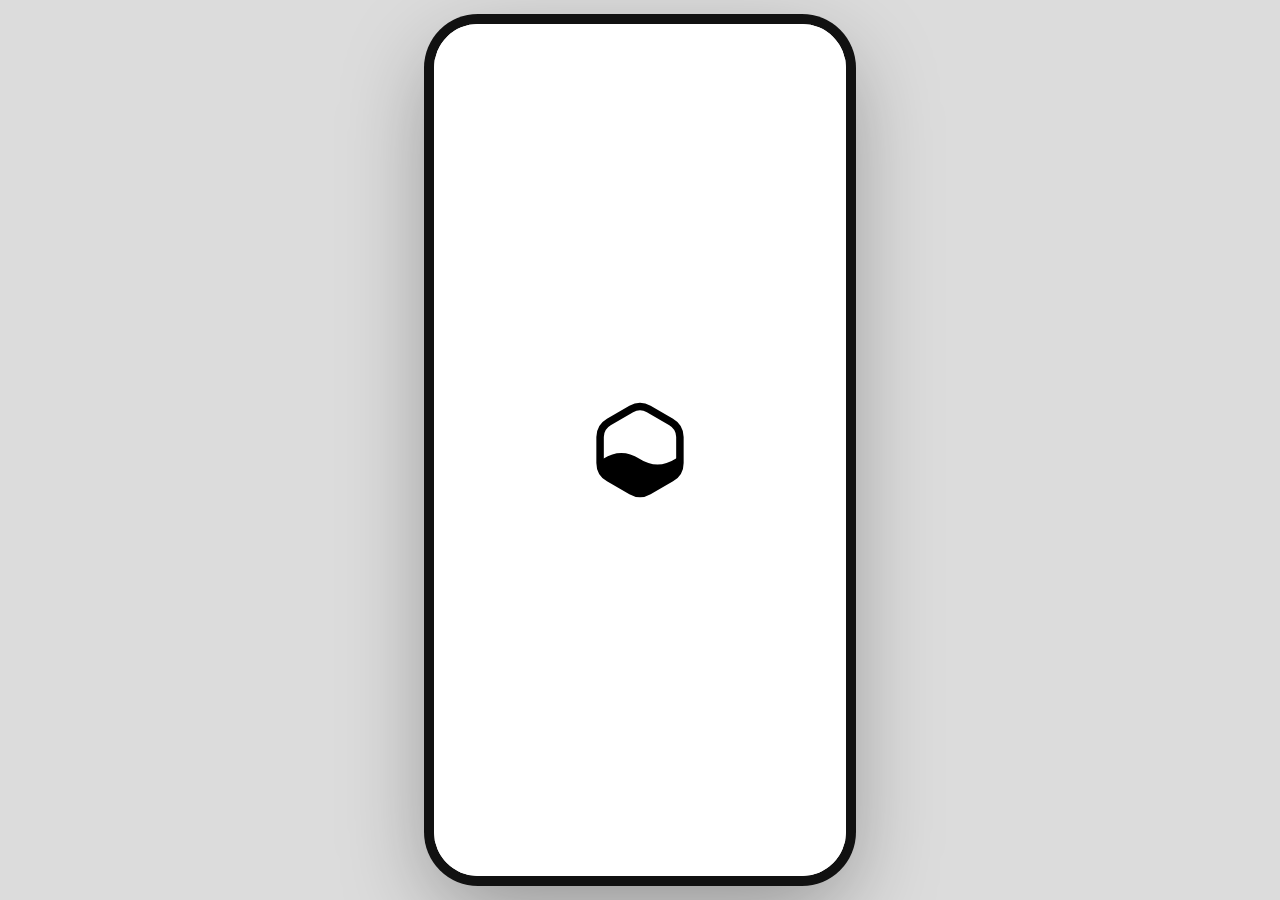
<file: interface/maquette/index.html>
<!doctype html>
<html lang="fr">
<head>
<meta charset="utf-8">
<meta name="viewport" content="width=device-width, initial-scale=1, viewport-fit=cover">
<meta name="color-scheme" content="light dark">
<meta name="theme-color" content="#ffffff" media="(prefers-color-scheme: light)">
<meta name="theme-color" content="#000000" media="(prefers-color-scheme: dark)">
<title>Sensor Maps Maquette</title>
<link rel="preconnect" href="https://fonts.googleapis.com">
<link rel="preconnect" href="https://fonts.gstatic.com" crossorigin>
<link rel="stylesheet" href="https://fonts.googleapis.com/css2?family=Instrument+Sans:wdth,wght@75..100,400..700&display=swap">
<style>
/* Maquette : l'écran du téléphone remplit la page sur mobile ; sur grand écran, un cadre de téléphone. */
:root{
  --fond:#ffffff; --surface:#f2f2f2; --surface-2:#e6e6e6; --encre:#000000; --encre-2:#5c5c5c; --trait:#e3e3e3;
  --action:#000000; --sur-action:#ffffff; --tonal:#e6e6e6; --sur-tonal:#000000;
  --logo:#000000; --repos:#c4c4c4; --repos-trait:#8c8c8c;
  --nav-fond:#f7f7f7; --indic:#e3e3e3; --segment-on:#ffffff; --bulle:#ffffff;
  --marque-fond:#ffffff; --marque-encre:#000000; --marque-encre-2:#5c5c5c;
  --carte-fond:#f0f0f0; --carte-eau:#dcdcdc; --carte-route:#ffffff; --carte-parc:#e6e6e6;
  --zone-vide:#bdbdbd; --zone-gap:#f0f0f0;
  --scene:#dcdcdc; --cadre:#111111; --voile:rgba(0,0,0,.45);
  --ombre:none;
  --bord:rgba(185,58,48,.20); --bord-encre:#7a231c;
  --focus:#2f6fd0;
  --texte:"Instrument Sans", system-ui, -apple-system, "Segoe UI", Roboto, "Noto Sans", sans-serif;
  --h-etat:10px; --h-gestes:10px; --h-nav:72px;
}
@media (prefers-color-scheme: dark){
  :root:not([data-theme="light"]){
    --fond:#000000; --surface:#141414; --surface-2:#262626; --encre:#ffffff; --encre-2:#a3a3a3; --trait:#2a2a2a;
    --action:#ffffff; --sur-action:#000000; --tonal:#262626; --sur-tonal:#ffffff;
    --logo:#ffffff; --repos:#3d3d3d; --repos-trait:#7a7a7a;
    --nav-fond:#0b0b0b; --indic:#2a2a2a; --segment-on:#3a3a3a; --bulle:#1a1a1a;
    --marque-fond:#000000; --marque-encre:#ffffff; --marque-encre-2:#a3a3a3;
    --carte-fond:#0f0f0f; --carte-eau:#1c1c1c; --carte-route:#232323; --carte-parc:#161616;
    --zone-vide:#3a3a3a; --zone-gap:#0f0f0f;
    --scene:#050505; --cadre:#222222; --voile:rgba(0,0,0,.65); --ombre:none;
    --bord:rgba(255,138,126,.22); --bord-encre:#ffd2cc; --focus:#8ab4ff;
    color-scheme:dark;
  }
}
:root[data-theme="dark"]{
    --fond:#000000; --surface:#141414; --surface-2:#262626; --encre:#ffffff; --encre-2:#a3a3a3; --trait:#2a2a2a;
    --action:#ffffff; --sur-action:#000000; --tonal:#262626; --sur-tonal:#ffffff;
    --logo:#ffffff; --repos:#3d3d3d; --repos-trait:#7a7a7a;
    --nav-fond:#0b0b0b; --indic:#2a2a2a; --segment-on:#3a3a3a; --bulle:#1a1a1a;
    --marque-fond:#000000; --marque-encre:#ffffff; --marque-encre-2:#a3a3a3;
    --carte-fond:#0f0f0f; --carte-eau:#1c1c1c; --carte-route:#232323; --carte-parc:#161616;
    --zone-vide:#3a3a3a; --zone-gap:#0f0f0f;
    --scene:#050505; --cadre:#222222; --voile:rgba(0,0,0,.65); --ombre:none;
    --bord:rgba(255,138,126,.22); --bord-encre:#ffd2cc; --focus:#8ab4ff;
    color-scheme:dark;
}
*{box-sizing:border-box;-webkit-tap-highlight-color:transparent}
:focus:not(:focus-visible){outline:none}
html,body{height:100%}
body{margin:0;background:var(--scene);color:var(--encre);font:400 16px/1.45 var(--texte);-webkit-font-smoothing:antialiased;overflow:hidden}
h1,h2,p,ul{margin:0}
ul{padding:0;list-style:none}
button{font:inherit;color:inherit}
svg{display:block}
.sprite{position:absolute;width:0;height:0;overflow:hidden}
.scene{height:100%;display:grid;place-items:center;padding-left:var(--g-gauche, env(safe-area-inset-left, 0px));padding-right:var(--g-droite, env(safe-area-inset-right, 0px))}
.tel{position:relative;width:100%;height:100%;overflow:hidden;background:var(--fond);isolation:isolate}
@media (min-width:640px) and (min-height:760px){
  .tel{width:412px;height:min(892px, calc(100% - 48px));border-radius:44px;box-shadow:0 0 0 10px var(--cadre), 0 30px 90px rgba(0,0,0,.35)}
  .appli .tel{width:100%;height:100%;border-radius:0;box-shadow:none}
}
/* Dans l'appli Android : pas de sélection de texte au toucher long, comme une appli */
.appli body{background:var(--fond);-webkit-user-select:none;user-select:none}


/* Écrans */
.ecran{position:absolute;inset:0;display:flex;flex-direction:column;background:var(--fond);opacity:0;visibility:hidden;transform:translateY(10px);transition:opacity .22s ease, transform .22s ease, visibility 0s linear .22s}
.ecran.actif{opacity:1;visibility:visible;transform:none;transition:opacity .22s ease, transform .22s ease, visibility 0s}
.barre{flex:none;display:flex;align-items:center;justify-content:space-between;gap:8px;min-height:60px;padding:calc(var(--h-etat) + 6px) 8px 6px 16px}
.barre.grande{padding:calc(var(--h-etat) + 18px) 20px 12px}
.barre.simple{justify-content:flex-start;padding-left:4px}
.defile{flex:1;min-height:0;overflow-y:auto;overscroll-behavior:contain;padding:4px 16px calc(var(--h-nav) + var(--h-gestes) + 28px);display:flex;flex-direction:column;gap:14px;scrollbar-width:none}
.defile::-webkit-scrollbar{display:none}
.sans-nav .defile{padding-bottom:calc(var(--h-gestes) + 28px)}

/* Texte */
.t-grand{font-size:30px;line-height:1.08;font-weight:650;font-stretch:90%;letter-spacing:-.02em;text-wrap:balance}
.t-titre{font-size:19px;line-height:1.25;font-weight:600;letter-spacing:-.005em}
.t-petit{font-size:13.5px;line-height:1.35;color:var(--encre-2)}
.t-etiq{font-size:12px;line-height:1;font-weight:650;letter-spacing:.08em;text-transform:uppercase;color:var(--encre-2);margin:8px 4px -2px}
.centre{text-align:center}

/* Boutons et éléments */
.btn{display:inline-flex;align-items:center;justify-content:center;gap:8px;min-height:48px;padding:0 22px;border:0;border-radius:24px;font:600 16px/1 var(--texte);cursor:pointer;text-decoration:none;white-space:nowrap;transition:transform .12s ease, background-color .2s ease, opacity .2s}
.btn:active{transform:scale(.97)}
button.reglage,a.reglage,label.reglage,.ta-zone,.puce,.montants button,.segment button,.btn-ico,.nav button{transition:opacity .15s ease}
button.reglage:active,a.reglage:active,label.reglage:active,.ta-zone:active,.puce:active,.montants button:active,.segment button:active,.btn-ico:active,.nav button:active{opacity:.6}
.btn svg{width:20px;height:20px;flex:none}
.btn.plein{background:var(--action);color:var(--sur-action)}
.btn.tonal{background:var(--tonal);color:var(--sur-tonal)}
.btn.contour{background:transparent;color:var(--action);box-shadow:inset 0 0 0 1.5px var(--trait)}
.btn.texte{background:transparent;color:var(--action);padding:0 14px}
.btn.large{width:100%}
.btn.petit{min-height:40px;padding:0 16px;font-size:15px}
.btn-ico{flex:none;width:48px;height:48px;border:0;border-radius:50%;background:transparent;color:var(--encre);display:grid;place-items:center;cursor:pointer}
.btn-ico svg{width:24px;height:24px}
.carte{background:var(--surface);border-radius:24px;padding:18px;box-shadow:var(--ombre)}
.pastille{flex:none;width:40px;height:40px;border-radius:50%;background:var(--surface-2);color:var(--encre);display:grid;place-items:center}
.pastille svg{width:22px;height:22px}
.pastille.fort{background:var(--encre);color:var(--fond)}
.segment{display:grid;grid-auto-flow:column;grid-auto-columns:1fr;gap:4px;padding:4px;border-radius:24px;background:var(--surface-2)}
.segment button{min-height:40px;border:0;border-radius:20px;background:transparent;color:var(--encre-2);font-weight:600;font-size:15px;cursor:pointer;transition:background-color .2s, color .2s}
.segment button[aria-pressed="true"]{background:var(--segment-on);color:var(--encre)}
.interrupteur{appearance:none;-webkit-appearance:none;flex:none;position:relative;width:52px;height:32px;margin:0;border-radius:16px;background:var(--surface-2);box-shadow:inset 0 0 0 2px var(--repos);cursor:pointer;transition:background-color .2s, box-shadow .2s}
.interrupteur::after{content:"";position:absolute;top:8px;left:8px;width:16px;height:16px;border-radius:50%;background:var(--encre-2);transition:transform .2s, width .2s, height .2s, top .2s, left .2s, background-color .2s}
.interrupteur:checked{background:var(--action);box-shadow:none}
.interrupteur:checked::after{top:4px;left:4px;width:24px;height:24px;background:var(--sur-action);transform:translateX(20px)}

/* Marque (démarrage, bienvenue) */
.ecran.marque{background:var(--marque-fond);color:var(--marque-encre)}
.logo-2t{color:var(--logo);fill:var(--logo)}
.ecran.marque .logo-2t{color:var(--marque-encre);fill:var(--marque-encre)}
.demarrage{flex:1;display:grid;place-items:center}
.demarrage svg{width:112px;height:112px}
.intro{flex:1;display:flex;flex-direction:column;justify-content:center;gap:14px;padding:calc(var(--h-etat) + 24px) 28px 8px}
.intro svg{width:96px;height:96px;margin-bottom:10px}
.intro-nom{font-size:17px;font-weight:650;letter-spacing:-.01em;color:var(--marque-encre-2)}
.intro-titre{font-size:40px;line-height:1.02;font-weight:650;font-stretch:88%;letter-spacing:-.025em;text-wrap:balance}
.intro-texte{font-size:18px;line-height:1.45;color:var(--marque-encre-2);max-width:26ch}
.pied{flex:none;display:grid;gap:18px;padding:12px 24px calc(var(--h-gestes) + 22px)}
.pages{display:flex;justify-content:center;gap:8px}
.pages i{width:8px;height:8px;border-radius:4px;background:currentColor;opacity:.25;transition:width .25s, opacity .25s}
.pages i.on{width:22px;opacity:.9}
.etapes{padding:4px 24px 0;display:flex;flex-direction:column;gap:22px;flex:1;min-height:0;overflow-y:auto}
.etapes .t-grand{margin-top:4px}
.promesses{display:grid;gap:18px}
.promesses li,.autorisations li{display:flex;align-items:flex-start;gap:14px}
.promesses b,.autorisations b{display:block;font-weight:600;font-size:16.5px;line-height:1.3}
.autorisations{display:grid;gap:14px}
.autorisations li{align-items:center;padding:14px;border-radius:20px;background:var(--surface);box-shadow:var(--ombre)}
.autorisations .a-texte{flex:1;min-width:0}
.autorise{color:var(--encre-2);font-weight:600;font-size:15px;display:inline-flex;align-items:center;gap:6px;padding:0 6px}
.autorise svg{width:18px;height:18px}

/* Accueil */
.marque-mini{display:inline-flex;align-items:center;gap:10px;font-weight:650;font-size:18px;letter-spacing:-.01em}
.marque-mini svg{width:28px;height:28px}
.etat-carte{display:grid;justify-items:center;text-align:center;gap:4px;padding:22px 18px 20px}
.hex-etat{width:104px;height:104px;margin-bottom:10px;color:var(--logo);fill:var(--logo);transition:fill .4s, color .4s}
.hex-etat.repos{fill:var(--repos);color:var(--repos-trait)}
.etat-carte .btn{margin-top:14px}
.jour{display:grid;gap:18px}
.chiffres{display:grid;grid-template-columns:repeat(3,1fr);gap:8px}
.chiffres div{display:grid;gap:2px}
.t-valeur{font-size:26px;line-height:1.1;font-weight:650;letter-spacing:-.015em}
.budget{display:grid;gap:8px}
.budget-tete{display:flex;justify-content:space-between;align-items:center;gap:8px}
.budget-tete .t-petit{display:inline-flex;align-items:center;gap:6px}
.budget-tete svg{width:18px;height:18px}
.budget-tete b{color:var(--encre);font-weight:650}
.jauge{height:8px;border-radius:4px;background:var(--tonal);overflow:hidden}
.jauge i{display:block;height:100%;border-radius:4px;background:var(--action);transition:width .4s ease}
.ta-zone{display:flex;align-items:center;gap:14px;width:100%;border:0;text-align:left;cursor:pointer;color:inherit;font:inherit}
.ta-zone .tz-texte{flex:1;min-width:0;display:grid;gap:2px}
.ta-zone b{font-weight:600;font-size:16.5px}
.ta-zone .chev{width:22px;height:22px;color:var(--encre-2)}
.mini-carte{flex:none;width:64px;height:58px}
.mc{fill:var(--surface-2);stroke:var(--surface);stroke-width:1.5}
.mc-toi{fill:var(--encre);stroke:var(--encre);stroke-width:2.2}
.contribution{display:grid;gap:10px;box-shadow:inset 0 0 0 1.5px var(--encre)}
.ct-tete{display:flex;align-items:center;gap:12px}
.ct-actions{display:flex;justify-content:flex-end;gap:6px;margin-top:2px}

/* Capteurs */
.liste{padding:4px 0}
.capteur{display:grid;grid-template-columns:40px minmax(0,1fr) auto auto;align-items:center;gap:12px;padding:12px 16px;min-height:72px}
.capteur + .capteur{border-top:1px solid var(--trait)}
.c-nom{display:grid;gap:1px;min-width:0}
.c-nom b{font-weight:600;font-size:16px;line-height:1.3}
.c-val{display:flex;align-items:baseline;gap:4px;justify-content:flex-end;min-width:64px;font-variant-numeric:tabular-nums}
.c-val b{font-size:22px;font-weight:650;letter-spacing:-.01em;transition:opacity .2s}
.c-val span{font-size:13px;color:var(--encre-2)}
.points{width:52px;height:28px}
.points circle{fill:var(--repos)}
.points circle.der{fill:var(--action);stroke:var(--surface);stroke-width:2}
.capteur.absent{grid-template-columns:40px minmax(0,1fr)}
.capteur.absent .pastille{opacity:.55}
.capteur.absent b{color:var(--encre-2)}
.change b{opacity:0}

/* Carte */
.puces{display:flex;gap:8px;overflow-x:auto;margin:0 -16px;padding:2px 16px 4px;scrollbar-width:none}
.puces::-webkit-scrollbar{display:none}
.puce{flex:none;display:inline-flex;align-items:center;gap:6px;min-height:40px;padding:0 14px 0 10px;border:0;border-radius:20px;background:var(--surface);box-shadow:inset 0 0 0 1.5px var(--trait);color:var(--encre);font-weight:600;font-size:14.5px;cursor:pointer}
.puce svg{width:18px;height:18px}
.puce[aria-checked="true"]{background:var(--action);color:var(--sur-action);box-shadow:none}
.carte-cadre{position:relative;border-radius:24px;overflow:hidden;background:var(--carte-fond);aspect-ratio:36/33;max-width:100%}
.carte-cadre svg{width:100%;height:100%}
.hx{stroke:var(--zone-gap);stroke-width:1.6;cursor:pointer;transition:opacity .2s}
.hx.vide{fill:transparent;stroke:var(--zone-vide);stroke-width:1}
.hx-toi{fill:none;stroke:var(--encre);stroke-width:2.6;pointer-events:none}
.toi-etiq{pointer-events:none}
.toi-etiq rect{fill:var(--encre)}
.toi-etiq text{fill:var(--fond);font:650 11px var(--texte)}
.bulle{position:absolute;transform:translate(-50%, calc(-100% - 10px));padding:7px 10px;border-radius:12px;background:var(--bulle);box-shadow:0 4px 16px rgba(0,0,0,.18);font-size:13px;line-height:1.25;white-space:nowrap;pointer-events:none}
.bulle b{display:block;font-size:16px;font-weight:650}
.legende{display:grid;gap:10px;padding:0 4px}
.leg-degrade{display:grid;grid-template-columns:auto 1fr auto;align-items:center;gap:10px;font-size:13px;color:var(--encre-2);font-variant-numeric:tabular-nums}
.leg-degrade i{height:10px;border-radius:5px}
.leg-vide{display:flex;align-items:center;gap:10px;font-size:13px;color:var(--encre-2)}
.leg-vide svg{width:18px;height:18px;flex:none}

/* Soutenir */
.don{display:grid;gap:12px;justify-items:center;text-align:center;padding:24px 18px 20px}
.don .hex-don{width:64px;height:64px;color:var(--logo);fill:var(--logo);margin-bottom:4px}
.don .segment{width:100%;margin-top:6px}
.montants{display:grid;grid-template-columns:repeat(4,1fr);gap:8px;width:100%}
.montants button{min-height:48px;border:0;border-radius:16px;background:var(--surface-2);font-weight:650;font-size:16px;cursor:pointer;color:var(--encre)}
.montants button[aria-checked="true"]{background:var(--tonal);color:var(--sur-tonal);box-shadow:inset 0 0 0 2px var(--action)}
.partage{display:grid;grid-template-columns:40px 1fr;gap:12px 14px;align-items:center}
.partage .btn{grid-column:1 / -1}
.libre{display:flex;justify-content:center;gap:18px;flex-wrap:wrap;font-size:13px;color:var(--encre-2)}
.libre span{display:inline-flex;align-items:center;gap:6px}
.libre svg{width:16px;height:16px}

/* Réglages */
.groupe{padding:4px 0}
.reglage{display:flex;align-items:center;gap:14px;min-height:64px;padding:10px 16px;width:100%;border:0;background:transparent;text-align:left;color:inherit;text-decoration:none;cursor:pointer;font:inherit}
.groupe > * + *{border-top:1px solid var(--trait)}
.reglage .r-texte{flex:1;min-width:0;display:grid;gap:1px}
.reglage b{font-weight:600;font-size:16px;line-height:1.3}
.reglage > svg{width:22px;height:22px;flex:none;color:var(--encre-2)}
.reglage.danger > svg{color:var(--encre)}
.bloc-budget{display:grid;gap:12px;padding:16px}
.bloc-budget .r-texte{display:grid;gap:1px}
.bloc-budget b{font-weight:600;font-size:16px;line-height:1.3}
.nobr{white-space:nowrap}
.info-pause{display:flex;gap:10px;align-items:flex-start}
.info-pause svg{width:18px;height:18px;flex:none;margin-top:1px;color:var(--encre-2)}

/* Navigation du bas */
.nav{position:absolute;inset:auto 0 0;z-index:30;display:grid;grid-template-columns:repeat(4,1fr);padding:6px 4px calc(var(--h-gestes) + 4px);background:var(--nav-fond);border-top:1px solid var(--trait);transition:transform .25s ease}
.nav.cachee{transform:translateY(105%)}
.nav button{display:grid;justify-items:center;gap:4px;padding:6px 0 4px;border:0;background:none;color:var(--encre-2);font:500 12px/1.1 var(--texte);cursor:pointer}
.nav .indic{width:60px;height:32px;border-radius:16px;display:grid;place-items:center;transition:background-color .2s}
.nav svg{width:24px;height:24px}
.nav button[aria-current="page"]{color:var(--encre);font-weight:650}
.nav button[aria-current="page"] .indic{background:var(--indic);color:var(--sur-tonal)}

/* Message court */
.toast{position:absolute;left:50%;bottom:calc(var(--h-nav) + var(--h-gestes) + 18px);z-index:45;transform:translateX(-50%);max-width:calc(100% - 32px);padding:12px 16px;border-radius:14px;background:var(--encre);color:var(--fond);font-size:14.5px;font-weight:500;line-height:1.3;box-shadow:0 6px 24px rgba(0,0,0,.25);text-align:center;animation:monte-toast .25s ease}
.tel.sans-nav-actif .toast{bottom:calc(var(--h-gestes) + 96px)}
@keyframes monte-toast{from{opacity:0;transform:translate(-50%, 10px)}}

button:focus-visible,a:focus-visible,input:focus-visible{outline:2.5px solid var(--focus);outline-offset:2px}

/* Mouvement du logo */
.o-cercle{opacity:0}
@media (prefers-reduced-motion: no-preference){
  .joue .z-contour{animation:trace 1s cubic-bezier(.6,0,.3,1) backwards}
  .joue .z-niveau{animation:monte 1.5s .45s both}
  .joue .z-vague, .vit .z-vague{animation:glisse 4.8s linear infinite}
}
@media (prefers-reduced-motion: reduce){
  .ecran,.ecran.actif,.nav{transition:none}
}
@keyframes trace{from{stroke-dasharray:1;stroke-dashoffset:1}to{stroke-dasharray:1;stroke-dashoffset:0}}
@keyframes monte{
  0%{transform:translateY(42px)}
  14%,20%{transform:translateY(33px)}
  34%,40%{transform:translateY(25px)}
  54%,60%{transform:translateY(17px)}
  74%,80%{transform:translateY(9px)}
  100%{transform:translateY(0)}
}
@keyframes glisse{to{transform:translateX(-62px)}}
</style>
<style>:root{padding-top:env(safe-area-inset-top,0px);padding-bottom:env(safe-area-inset-bottom,0px)}[hidden]{display:none!important}</style>
</head>
<body>
<svg class="sprite" aria-hidden="true" focusable="false"><defs><symbol id="i-accueil" viewBox="0 0 24 24"><path fill="none" stroke="currentColor" stroke-width="1.8" stroke-linecap="round" stroke-linejoin="round" d="M12 3.2l7.2 4.15v8.3L12 19.8l-7.2-4.15v-8.3z"/><path fill="currentColor" d="M5.7 12.4c2-1.6 3.9-1.6 6.3 0s4.3 1.6 6.3 0v3.1L12 19.1l-6.3-3.6z"/></symbol><symbol id="i-capteurs" viewBox="0 0 24 24"><rect fill="none" stroke="currentColor" stroke-width="1.8" stroke-linecap="round" stroke-linejoin="round" x="6.5" y="3" width="9" height="18" rx="2.2"/><path fill="none" stroke="currentColor" stroke-width="1.8" stroke-linecap="round" stroke-linejoin="round" d="M18.6 8.6a5 5 0 0 1 0 6.8M20.9 6.4a8.3 8.3 0 0 1 0 11.2"/><circle fill="currentColor" cx="11" cy="17.6" r="1"/></symbol><symbol id="i-carte" viewBox="0 0 24 24"><path fill="none" stroke="currentColor" stroke-width="1.8" stroke-linecap="round" stroke-linejoin="round" d="M8 3.6l3.6 2.1v4.1L8 11.9 4.4 9.8V5.7zM15.6 8.2l3.6 2.1v4.1l-3.6 2.1-3.6-2.1v-4.1zM8 12.6l3.6 2.1v4.1L8 20.9l-3.6-2.1v-4.1z"/></symbol><symbol id="i-soutenir" viewBox="0 0 24 24"><path fill="none" stroke="currentColor" stroke-width="1.8" stroke-linecap="round" stroke-linejoin="round" d="M12 20s-7.5-4.6-7.5-10.2A4.3 4.3 0 0 1 12 7.1a4.3 4.3 0 0 1 7.5 2.7C19.5 15.4 12 20 12 20z"/></symbol><symbol id="i-reglages" viewBox="0 0 24 24"><path fill="none" stroke="currentColor" stroke-width="1.8" stroke-linecap="round" stroke-linejoin="round" d="M4 7h9M17 7h3M4 17h3M11 17h9"/><circle fill="none" stroke="currentColor" stroke-width="1.8" stroke-linecap="round" stroke-linejoin="round" cx="15" cy="7" r="2.2"/><circle fill="none" stroke="currentColor" stroke-width="1.8" stroke-linecap="round" stroke-linejoin="round" cx="9" cy="17" r="2.2"/></symbol><symbol id="i-retour" viewBox="0 0 24 24"><path fill="none" stroke="currentColor" stroke-width="1.8" stroke-linecap="round" stroke-linejoin="round" d="M19 12H5M11 6l-6 6 6 6"/></symbol><symbol id="i-chevron" viewBox="0 0 24 24"><path fill="none" stroke="currentColor" stroke-width="1.8" stroke-linecap="round" stroke-linejoin="round" d="M9.5 6l6 6-6 6"/></symbol><symbol id="i-externe" viewBox="0 0 24 24"><path fill="none" stroke="currentColor" stroke-width="1.8" stroke-linecap="round" stroke-linejoin="round" d="M14 5h5v5M19 5l-8 8M17 14v4a1.5 1.5 0 0 1-1.5 1.5h-9A1.5 1.5 0 0 1 5 18V8.5A1.5 1.5 0 0 1 6.5 7H10"/></symbol><symbol id="i-fermer" viewBox="0 0 24 24"><path fill="none" stroke="currentColor" stroke-width="1.8" stroke-linecap="round" stroke-linejoin="round" d="M6 6l12 12M18 6L6 18"/></symbol><symbol id="i-coche" viewBox="0 0 24 24"><path fill="none" stroke="currentColor" stroke-width="1.8" stroke-linecap="round" stroke-linejoin="round" d="M5 12.5l4.5 4.5L19 7.5"/></symbol><symbol id="i-bas" viewBox="0 0 24 24"><path fill="none" stroke="currentColor" stroke-width="1.8" stroke-linecap="round" stroke-linejoin="round" d="M6 9.5l6 6 6-6"/></symbol><symbol id="i-pause" viewBox="0 0 24 24"><rect fill="currentColor" x="6.5" y="5" width="3.6" height="14" rx="1.4"/><rect fill="currentColor" x="13.9" y="5" width="3.6" height="14" rx="1.4"/></symbol><symbol id="i-lecture" viewBox="0 0 24 24"><path fill="currentColor" d="M8 5.6v12.8a1 1 0 0 0 1.5.86l10.2-6.4a1 1 0 0 0 0-1.72L9.5 4.74A1 1 0 0 0 8 5.6z"/></symbol><symbol id="i-partager" viewBox="0 0 24 24"><circle fill="none" stroke="currentColor" stroke-width="1.8" stroke-linecap="round" stroke-linejoin="round" cx="17.5" cy="5.8" r="2.6"/><circle fill="none" stroke="currentColor" stroke-width="1.8" stroke-linecap="round" stroke-linejoin="round" cx="6.5" cy="12" r="2.6"/><circle fill="none" stroke="currentColor" stroke-width="1.8" stroke-linecap="round" stroke-linejoin="round" cx="17.5" cy="18.2" r="2.6"/><path fill="none" stroke="currentColor" stroke-width="1.8" stroke-linecap="round" stroke-linejoin="round" d="M8.8 10.7l6.4-3.6M8.8 13.3l6.4 3.6"/></symbol><symbol id="i-effacer" viewBox="0 0 24 24"><path fill="none" stroke="currentColor" stroke-width="1.8" stroke-linecap="round" stroke-linejoin="round" d="M4.5 7h15M9.5 7V5.2a1 1 0 0 1 1-1h3a1 1 0 0 1 1 1V7M6.5 7l.8 11.6a1.5 1.5 0 0 0 1.5 1.4h6.4a1.5 1.5 0 0 0 1.5-1.4L17.5 7"/></symbol><symbol id="i-rejouer" viewBox="0 0 24 24"><path fill="none" stroke="currentColor" stroke-width="1.8" stroke-linecap="round" stroke-linejoin="round" d="M4.5 12a7.5 7.5 0 1 0 2.2-5.3M4.5 4.5v4.4h4.4"/></symbol><symbol id="i-batterie" viewBox="0 0 24 24"><rect fill="none" stroke="currentColor" stroke-width="1.8" stroke-linecap="round" stroke-linejoin="round" x="3" y="7.5" width="16" height="9" rx="2.2"/><path fill="none" stroke="currentColor" stroke-width="1.8" stroke-linecap="round" stroke-linejoin="round" d="M21 10.5v3"/><rect fill="currentColor" x="5.4" y="9.9" width="6" height="4.2" rx=".8"/></symbol><symbol id="i-lune" viewBox="0 0 24 24"><path fill="none" stroke="currentColor" stroke-width="1.8" stroke-linecap="round" stroke-linejoin="round" d="M19.5 14.6A8 8 0 0 1 9.4 4.5a8 8 0 1 0 10.1 10.1z"/></symbol><symbol id="i-cloche" viewBox="0 0 24 24"><path fill="none" stroke="currentColor" stroke-width="1.8" stroke-linecap="round" stroke-linejoin="round" d="M6 16.5V11a6 6 0 0 1 12 0v5.5l1.5 1.5h-15zM10 20.5a2.2 2.2 0 0 0 4 0"/></symbol><symbol id="i-pose" viewBox="0 0 24 24"><rect fill="none" stroke="currentColor" stroke-width="1.8" stroke-linecap="round" stroke-linejoin="round" x="5" y="9.2" width="14" height="6.6" rx="1.8"/><path fill="none" stroke="currentColor" stroke-width="1.8" stroke-linecap="round" stroke-linejoin="round" d="M3 19h18"/><circle fill="currentColor" cx="16.4" cy="12.5" r=".9"/></symbol><symbol id="i-zone-point" viewBox="0 0 24 24"><path fill="none" stroke="currentColor" stroke-width="1.8" stroke-linecap="round" stroke-linejoin="round" d="M12 3.2l7.2 4.15v8.3L12 19.8l-7.2-4.15v-8.3z"/><circle fill="currentColor" cx="12" cy="11.5" r="2.2"/></symbol><symbol id="i-bouclier" viewBox="0 0 24 24"><path fill="none" stroke="currentColor" stroke-width="1.8" stroke-linecap="round" stroke-linejoin="round" d="M12 3.5l7 2.6v5.4c0 4.4-3 7.7-7 9-4-1.3-7-4.6-7-9V6.1z"/><path fill="none" stroke="currentColor" stroke-width="1.8" stroke-linecap="round" stroke-linejoin="round" d="M9 12l2.2 2.2L15.3 10"/></symbol><symbol id="i-personne-barre" viewBox="0 0 24 24"><circle fill="none" stroke="currentColor" stroke-width="1.8" stroke-linecap="round" stroke-linejoin="round" cx="12" cy="8" r="3.4"/><path fill="none" stroke="currentColor" stroke-width="1.8" stroke-linecap="round" stroke-linejoin="round" d="M5.5 19.5a6.5 6.5 0 0 1 13 0M4 4l16 16"/></symbol><symbol id="i-micro-barre" viewBox="0 0 24 24"><rect fill="none" stroke="currentColor" stroke-width="1.8" stroke-linecap="round" stroke-linejoin="round" x="9" y="3.5" width="6" height="10.5" rx="3"/><path fill="none" stroke="currentColor" stroke-width="1.8" stroke-linecap="round" stroke-linejoin="round" d="M6 11.5a6 6 0 0 0 12 0M12 17.5v3M4 4l16 16"/></symbol><symbol id="i-cinq" viewBox="0 0 24 24"><path fill="none" stroke="currentColor" stroke-width="1.8" stroke-linecap="round" stroke-linejoin="round" d="M12 3.2l7.2 4.15v8.3L12 19.8l-7.2-4.15v-8.3z"/><path fill="none" stroke="currentColor" stroke-width="1.8" stroke-linecap="round" stroke-linejoin="round" d="M13.9 7.9h-3.5l-.5 3.4a2.6 2.6 0 1 1-.2 3.9"/></symbol><symbol id="i-pluie" viewBox="0 0 24 24"><path fill="none" stroke="currentColor" stroke-width="1.8" stroke-linecap="round" stroke-linejoin="round" d="M7.5 14.5h9.2a3.8 3.8 0 0 0 .6-7.6 5.3 5.3 0 0 0-10.2 1.3A3.2 3.2 0 0 0 7.5 14.5z"/><path fill="none" stroke="currentColor" stroke-width="1.8" stroke-linecap="round" stroke-linejoin="round" d="M8.5 17.5l-1 2M12.5 17.5l-1 2M16.5 17.5l-1 2"/></symbol><symbol id="i-telephone" viewBox="0 0 24 24"><rect fill="none" stroke="currentColor" stroke-width="1.8" stroke-linecap="round" stroke-linejoin="round" x="7" y="3" width="10" height="18" rx="2.2"/><path fill="none" stroke="currentColor" stroke-width="1.8" stroke-linecap="round" stroke-linejoin="round" d="M10.5 17.8h3"/></symbol><symbol id="i-aimant" viewBox="0 0 24 24"><path fill="none" stroke="currentColor" stroke-width="1.8" stroke-linecap="round" stroke-linejoin="round" d="M6 4.5v7a6 6 0 0 0 12 0v-7h-3.6v7a2.4 2.4 0 0 1-4.8 0v-7z"/><path fill="none" stroke="currentColor" stroke-width="1.8" stroke-linecap="round" stroke-linejoin="round" d="M6 8.2h3.6M14.4 8.2H18"/></symbol><symbol id="i-soleil" viewBox="0 0 24 24"><circle fill="none" stroke="currentColor" stroke-width="1.8" stroke-linecap="round" stroke-linejoin="round" cx="12" cy="12" r="3.8"/><path fill="none" stroke="currentColor" stroke-width="1.8" stroke-linecap="round" stroke-linejoin="round" d="M12 2.8v2M12 19.2v2M2.8 12h2M19.2 12h2M5.5 5.5l1.4 1.4M17.1 17.1l1.4 1.4M5.5 18.5l1.4-1.4M17.1 6.9l1.4-1.4"/></symbol><symbol id="i-bruit" viewBox="0 0 24 24"><path fill="none" stroke="currentColor" stroke-width="1.8" stroke-linecap="round" stroke-linejoin="round" d="M4 10v4M8 7v10M12 4.5v15M16 8v8M20 10.5v3"/></symbol><symbol id="i-signal" viewBox="0 0 24 24"><path fill="none" stroke="currentColor" stroke-width="1.8" stroke-linecap="round" stroke-linejoin="round" d="M5 19v-2.5M9.7 19v-5.5M14.3 19v-8.5M19 19V5"/></symbol><symbol id="i-pression" viewBox="0 0 24 24"><path fill="none" stroke="currentColor" stroke-width="1.8" stroke-linecap="round" stroke-linejoin="round" d="M4.2 16.8a8.5 8.5 0 1 1 15.6 0"/><path fill="none" stroke="currentColor" stroke-width="1.8" stroke-linecap="round" stroke-linejoin="round" d="M12 13.5l3.6-4.2"/><circle fill="currentColor" cx="12" cy="13.5" r="1.4"/></symbol><symbol id="i-info" viewBox="0 0 24 24"><circle fill="none" stroke="currentColor" stroke-width="1.8" stroke-linecap="round" stroke-linejoin="round" cx="12" cy="12" r="8.6"/><path fill="none" stroke="currentColor" stroke-width="1.8" stroke-linecap="round" stroke-linejoin="round" d="M12 11v5.5M12 7.8v.1"/></symbol>
  <symbol id="i-vide" viewBox="0 0 24 24"><path d="M12 3.6l7.3 4.2v8.4L12 20.4l-7.3-4.2V7.8z" fill="none" stroke="currentColor" stroke-width="1.6"/></symbol>
</defs></svg>

<div class="scene">
<div class="tel" id="tel">

  <!-- Démarrage -->
  <section class="ecran marque sans-nav" id="demarrage" aria-label="Démarrage">
    <div class="demarrage"><svg class="logo-2t" id="logo-demarrage" viewBox="0 0 96 96" aria-label="Sensor Maps" role="img"><defs><clipPath id="ld-clip"><path d="M40.5 13.33Q48 9 55.5 13.33L74.27 24.17Q81.77 28.5 81.77 37.16L81.77 58.84Q81.77 67.5 74.27 71.83L55.5 82.67Q48 87 40.5 82.67L21.73 71.83Q14.23 67.5 14.23 58.84L14.23 37.16Q14.23 28.5 21.73 24.17Z"/></clipPath></defs><g clip-path="url(#ld-clip)"><g class="z-niveau"><path class="z-vague" d="M-45.5 55.5Q-30 45.5 -14.5 55.5T16.5 55.5T47.5 55.5T78.5 55.5T109.5 55.5T140.5 55.5T171.5 55.5V100H-45.5Z"/></g></g><path class="z-contour" pathLength="1" d="M40.5 12.83Q48 8.5 55.5 12.83L74.71 23.92Q82.21 28.25 82.21 36.91L82.21 59.09Q82.21 67.75 74.71 72.08L55.5 83.17Q48 87.5 40.5 83.17L21.29 72.08Q13.79 67.75 13.79 59.09L13.79 36.91Q13.79 28.25 21.29 23.92Z" fill="none" stroke="currentColor" stroke-width="6.4" stroke-linejoin="round"/></svg></div>
  </section>

  <!-- Premier lancement : 1 -->
  <section class="ecran marque sans-nav" id="bienvenue" aria-label="Bienvenue">
    <div class="intro">
      <svg class="logo-2t" id="logo-intro" viewBox="0 0 96 96" aria-hidden="true"><defs><clipPath id="li-clip"><path d="M40.5 13.33Q48 9 55.5 13.33L74.27 24.17Q81.77 28.5 81.77 37.16L81.77 58.84Q81.77 67.5 74.27 71.83L55.5 82.67Q48 87 40.5 82.67L21.73 71.83Q14.23 67.5 14.23 58.84L14.23 37.16Q14.23 28.5 21.73 24.17Z"/></clipPath></defs><g clip-path="url(#li-clip)"><g class="z-niveau"><path class="z-vague" d="M-45.5 55.5Q-30 45.5 -14.5 55.5T16.5 55.5T47.5 55.5T78.5 55.5T109.5 55.5T140.5 55.5T171.5 55.5V100H-45.5Z"/></g></g><path class="z-contour" pathLength="1" d="M40.5 12.83Q48 8.5 55.5 12.83L74.71 23.92Q82.21 28.25 82.21 36.91L82.21 59.09Q82.21 67.75 74.71 72.08L55.5 83.17Q48 87.5 40.5 83.17L21.29 72.08Q13.79 67.75 13.79 59.09L13.79 36.91Q13.79 28.25 21.29 23.92Z" fill="none" stroke="currentColor" stroke-width="6.4" stroke-linejoin="round"/></svg>
      <p class="intro-nom">Sensor Maps</p>
      <h1 class="intro-titre">Rends-toi utile pour une fois.</h1>
      <p class="intro-texte">Laisse ton tél. mesurer ce qu’on voit pas. T’as rien à faire.</p>
    </div>
    <div class="pied">
      <div class="pages" role="img" aria-label="Étape 1 sur 3"><i class="on"></i><i></i><i></i></div>
      <button class="btn plein large" data-aller="promesse">Go</button>
    </div>
  </section>

  <!-- Premier lancement : 2 -->
  <section class="ecran sans-nav" id="promesse" aria-label="La promesse">
    <header class="barre simple"><button class="btn-ico" data-aller="bienvenue" aria-label="Retour"><svg><use href="#i-retour"/></svg></button></header>
    <div class="etapes">
      <h1 class="t-grand">Personne sait que c’est toi</h1>
      <ul class="promesses">
        <li><span class="pastille"><svg><use href="#i-zone-point"/></svg></span><span><b>Ta zone + une valeur</b><span class="t-petit">Ton trajet&#8239;? Jamais.</span></span></li>
        <li><span class="pastille"><svg><use href="#i-personne-barre"/></svg></span><span><b>0 nom, 0 compte</b><span class="t-petit">Pas d’inscription.</span></span></li>
        <li><span class="pastille"><svg><use href="#i-cinq"/></svg></span><span><b>Min. 5 tél. par zone</b><span class="t-petit">Sinon, rien s’affiche sur la carte.</span></span></li>
        <li><span class="pastille"><svg><use href="#i-micro-barre"/></svg></span><span><b>Le micro garde rien</b><span class="t-petit">3&nbsp;s pour le bruit, calculé sur ton tél.</span></span></li>
      </ul>
    </div>
    <div class="pied">
      <div class="pages" role="img" aria-label="Étape 2 sur 3"><i></i><i class="on"></i><i></i></div>
      <button class="btn plein large" data-aller="autorisations">Ok</button>
    </div>
  </section>

  <!-- Premier lancement : 3 -->
  <section class="ecran sans-nav" id="autorisations" aria-label="Autorisations">
    <header class="barre simple"><button class="btn-ico" data-aller="promesse" aria-label="Retour"><svg><use href="#i-retour"/></svg></button></header>
    <div class="etapes">
      <h1 class="t-grand">3 accès, c’est tout</h1>
      <ul class="autorisations">
        <li><span class="pastille"><svg><use href="#i-pose"/></svg></span><span class="a-texte"><b>Activité physique</b><span class="t-petit">Pour savoir quand ton tél. est posé.</span></span><button class="btn tonal petit" data-autoriser>Autoriser</button></li>
        <li><span class="pastille"><svg><use href="#i-cloche"/></svg></span><span class="a-texte"><b>Notifs</b><span class="t-petit">Rares. Promis.</span></span><button class="btn tonal petit" data-autoriser>Autoriser</button></li>
        <li><span class="pastille"><svg><use href="#i-zone-point"/></svg></span><span class="a-texte"><b>Position approx.</b><span class="t-petit">Ta zone, pas ton adresse.</span></span><button class="btn tonal petit" data-autoriser>Autoriser</button></li>
      </ul>
    </div>
    <div class="pied">
      <div class="pages" role="img" aria-label="Étape 3 sur 3"><i></i><i></i><i class="on"></i></div>
      <button class="btn plein large" data-aller="accueil" data-fin-intro>C’est parti</button>
    </div>
  </section>

  <!-- Accueil -->
  <section class="ecran" id="accueil" aria-label="Accueil">
    <header class="barre">
      <span class="marque-mini"><svg class="logo-2t" viewBox="0 0 96 96" aria-hidden="true"><defs><clipPath id="lb-clip"><path d="M40.5 13.33Q48 9 55.5 13.33L74.27 24.17Q81.77 28.5 81.77 37.16L81.77 58.84Q81.77 67.5 74.27 71.83L55.5 82.67Q48 87 40.5 82.67L21.73 71.83Q14.23 67.5 14.23 58.84L14.23 37.16Q14.23 28.5 21.73 24.17Z"/></clipPath></defs><g clip-path="url(#lb-clip)"><path d="M-45.5 55.5Q-30 45.5 -14.5 55.5T16.5 55.5T47.5 55.5T78.5 55.5T109.5 55.5V100H-45.5Z"/></g><path d="M40.5 12.83Q48 8.5 55.5 12.83L74.71 23.92Q82.21 28.25 82.21 36.91L82.21 59.09Q82.21 67.75 74.71 72.08L55.5 83.17Q48 87.5 40.5 83.17L21.29 72.08Q13.79 67.75 13.79 59.09L13.79 36.91Q13.79 28.25 21.29 23.92Z" fill="none" stroke="currentColor" stroke-width="6.4" stroke-linejoin="round"/></svg>Sensor Maps</span>
      <button class="btn-ico" data-aller="reglages" aria-label="Réglages"><svg><use href="#i-reglages"/></svg></button>
    </header>
    <div class="defile">
      <div class="carte contribution" id="contribution" hidden>
        <div class="ct-tete"><span class="pastille fort"><svg><use href="#i-pluie"/></svg></span><p class="t-titre">Il pleut chez toi</p></div>
        <p class="t-petit">Pose ton tél. dehors, à l’abri, 1&nbsp;min&#8239;?</p>
        <div class="ct-actions"><button class="btn texte petit" data-contrib="non">Pas dispo</button><button class="btn plein petit" data-contrib="oui">J’y vais</button></div>
      </div>
      <div class="carte etat-carte">
        <svg class="hex-etat vit" id="hex-etat" viewBox="0 0 96 96" aria-hidden="true"><defs><clipPath id="ze-clip"><path d="M40.5 13.33Q48 9 55.5 13.33L74.27 24.17Q81.77 28.5 81.77 37.16L81.77 58.84Q81.77 67.5 74.27 71.83L55.5 82.67Q48 87 40.5 82.67L21.73 71.83Q14.23 67.5 14.23 58.84L14.23 37.16Q14.23 28.5 21.73 24.17Z"/></clipPath></defs><g clip-path="url(#ze-clip)"><g class="z-niveau"><path class="z-vague" d="M-45.5 55.5Q-30 45.5 -14.5 55.5T16.5 55.5T47.5 55.5T78.5 55.5T109.5 55.5T140.5 55.5T171.5 55.5V100H-45.5Z"/></g></g><path class="z-contour" pathLength="1" d="M40.5 12.83Q48 8.5 55.5 12.83L74.71 23.92Q82.21 28.25 82.21 36.91L82.21 59.09Q82.21 67.75 74.71 72.08L55.5 83.17Q48 87.5 40.5 83.17L21.29 72.08Q13.79 67.75 13.79 59.09L13.79 36.91Q13.79 28.25 21.29 23.92Z" fill="none" stroke="currentColor" stroke-width="6.4" stroke-linejoin="round"/></svg>
        <p class="t-titre" id="etat-titre">Ça tourne</p>
        <p class="t-petit" id="etat-sous">Pose ton tél., il fait le reste.</p>
        <button class="btn tonal" id="b-pause"><svg><use href="#i-pause"/></svg><span>Pause</span></button>
      </div>
      <h2 class="t-etiq">Aujourd’hui</h2>
      <div class="carte jour">
        <div class="chiffres">
          <div><b class="t-valeur">12</b><span class="t-petit">mesures</span></div>
          <div><b class="t-valeur">3</b><span class="t-petit">zones</span></div>
          <div><b class="t-valeur">8 min</b><span class="t-petit">depuis la der.</span></div>
        </div>
        <div class="budget">
          <div class="budget-tete"><span class="t-petit"><svg aria-hidden="true"><use href="#i-batterie"/></svg>Batterie</span><span class="t-petit"><b>0,4&nbsp;%</b> / <span id="budget-txt">1&nbsp;%</span> max</span></div>
          <div class="jauge" role="meter" aria-label="Batterie utilisée aujourd’hui" aria-valuemin="0" aria-valuemax="100" aria-valuenow="40"><i id="jauge" style="width:40%"></i></div>
        </div>
      </div>
      <button class="carte ta-zone" data-aller="carte">
        <svg class="mini-carte" viewBox="0 0 80 72" aria-hidden="true"><path class="mc" d="M60.66 25.15Q62.66 24 64.66 25.15L71.05 28.85Q73.05 30 73.05 32.31L73.05 39.69Q73.05 42 71.05 43.15L64.66 46.85Q62.66 48 60.66 46.85L54.26 43.15Q52.26 42 52.26 39.69L52.26 32.31Q52.26 30 54.26 28.85Z"/><path class="mc" d="M15.34 25.15Q17.34 24 19.34 25.15L25.74 28.85Q27.74 30 27.74 32.31L27.74 39.69Q27.74 42 25.74 43.15L19.34 46.85Q17.34 48 15.34 46.85L8.95 43.15Q6.95 42 6.95 39.69L6.95 32.31Q6.95 30 8.95 28.85Z"/><path class="mc" d="M49.33 5.54Q51.33 4.38 53.33 5.54L59.72 9.23Q61.72 10.38 61.72 12.69L61.72 20.07Q61.72 22.38 59.72 23.54L53.33 27.23Q51.33 28.38 49.33 27.23L42.94 23.54Q40.94 22.38 40.94 20.07L40.94 12.69Q40.94 10.38 42.94 9.23Z"/><path class="mc" d="M26.67 5.54Q28.67 4.38 30.67 5.54L37.06 9.23Q39.06 10.38 39.06 12.69L39.06 20.07Q39.06 22.38 37.06 23.54L30.67 27.23Q28.67 28.38 26.67 27.23L20.28 23.54Q18.28 22.38 18.28 20.07L18.28 12.69Q18.28 10.38 20.28 9.23Z"/><path class="mc" d="M49.33 44.77Q51.33 43.62 53.33 44.77L59.72 48.46Q61.72 49.62 61.72 51.93L61.72 59.31Q61.72 61.62 59.72 62.77L53.33 66.46Q51.33 67.62 49.33 66.46L42.94 62.77Q40.94 61.62 40.94 59.31L40.94 51.93Q40.94 49.62 42.94 48.46Z"/><path class="mc" d="M26.67 44.77Q28.67 43.62 30.67 44.77L37.06 48.46Q39.06 49.62 39.06 51.93L39.06 59.31Q39.06 61.62 37.06 62.77L30.67 66.46Q28.67 67.62 26.67 66.46L20.28 62.77Q18.28 61.62 18.28 59.31L18.28 51.93Q18.28 49.62 20.28 48.46Z"/><path class="mc-toi" d="M38 26.15Q40 25 42 26.15L47.53 29.35Q49.53 30.5 49.53 32.81L49.53 39.19Q49.53 41.5 47.53 42.65L42 45.85Q40 47 38 45.85L32.47 42.65Q30.47 41.5 30.47 39.19L30.47 32.81Q30.47 30.5 32.47 29.35Z"/></svg>
        <span class="tz-texte"><b>Ta zone est sur la carte</b><span class="t-petit">Assez de tél. y ont mesuré</span></span>
        <svg class="chev" aria-hidden="true"><use href="#i-chevron"/></svg>
      </button>
    </div>
  </section>

  <!-- Mes capteurs -->
  <section class="ecran" id="capteurs" aria-label="Mes capteurs">
    <header class="barre grande"><h1 class="t-grand">Mes capteurs</h1></header>
    <div class="defile">
      <div class="segment" role="group" aria-label="Valeurs">
        <button aria-pressed="false" data-valeurs="brut">Brut</button>
        <button aria-pressed="true" data-valeurs="corrige">Corrigé</button>
      </div>
      <p class="t-petit centre" id="note-valeurs">Ajusté pour ton modèle de tél.</p>
      <ul class="carte liste" id="liste-capteurs"></ul>
      <p class="t-petit centre">1 point = 1 mesure de qq secondes.</p>
    </div>
  </section>

  <!-- Carte -->
  <section class="ecran" id="carte" aria-label="Carte">
    <header class="barre grande"><h1 class="t-grand">Carte</h1></header>
    <div class="defile">
      <div class="puces" role="radiogroup" aria-label="Mesure affichée" id="puces"></div>
      <div class="carte-cadre" id="carte-cadre">
        <svg id="carte-svg" viewBox="0 0 360 330" role="img" aria-label="Aperçu de la carte autour de ta zone"></svg>
        <div class="bulle" id="bulle" hidden></div>
      </div>
      <div class="legende">
        <div class="leg-degrade"><span id="leg-min"></span><i id="leg-barre"></i><span id="leg-max"></span></div>
        <div class="leg-vide"><svg aria-hidden="true" style="color:var(--zone-vide)"><use href="#i-vide"/></svg><span>&lt;&nbsp;5 tél.&nbsp;: zone vide</span></div>
      </div>
      <a class="btn contour large" href="https://loscripts.github.io/sensor-maps/" target="_blank" rel="noopener">Voir toute la carte<svg aria-hidden="true"><use href="#i-externe"/></svg></a>
    </div>
  </section>

  <!-- Soutenir -->
  <section class="ecran" id="soutenir" aria-label="Soutenir">
    <header class="barre grande"><h1 class="t-grand">Soutenir</h1></header>
    <div class="defile">
      <div class="carte don">
        <svg class="hex-don" viewBox="0 0 96 96" aria-hidden="true"><defs><clipPath id="ldn-clip"><path d="M40.5 13.33Q48 9 55.5 13.33L74.27 24.17Q81.77 28.5 81.77 37.16L81.77 58.84Q81.77 67.5 74.27 71.83L55.5 82.67Q48 87 40.5 82.67L21.73 71.83Q14.23 67.5 14.23 58.84L14.23 37.16Q14.23 28.5 21.73 24.17Z"/></clipPath></defs><g clip-path="url(#ldn-clip)"><path d="M-45.5 55.5Q-30 45.5 -14.5 55.5T16.5 55.5T47.5 55.5T78.5 55.5T109.5 55.5V100H-45.5Z"/></g><path d="M40.5 12.83Q48 8.5 55.5 12.83L74.71 23.92Q82.21 28.25 82.21 36.91L82.21 59.09Q82.21 67.75 74.71 72.08L55.5 83.17Q48 87.5 40.5 83.17L21.29 72.08Q13.79 67.75 13.79 59.09L13.79 36.91Q13.79 28.25 21.29 23.92Z" fill="none" stroke="currentColor" stroke-width="6.4" stroke-linejoin="round"/></svg>
        <p class="t-titre">0 pub. 0 traceur. Gratuit.</p>
        <p class="t-petit">Tu veux aider&#8239;? C’est ici.</p>
        <div class="segment" role="group" aria-label="Fréquence">
          <button aria-pressed="true" data-freq="une">1 fois</button>
          <button aria-pressed="false" data-freq="mois">Par mois</button>
        </div>
        <div class="montants" role="radiogroup" aria-label="Montant">
          <button role="radio" aria-checked="false" data-montant="2">2&nbsp;€</button>
          <button role="radio" aria-checked="true" data-montant="5">5&nbsp;€</button>
          <button role="radio" aria-checked="false" data-montant="10">10&nbsp;€</button>
          <button role="radio" aria-checked="false" data-montant="autre">Autre</button>
        </div>
        <button class="btn plein large" id="b-don">Donner 5&nbsp;€</button>
      </div>
      <div class="carte partage">
        <span class="pastille"><svg><use href="#i-partager"/></svg></span>
        <span><p class="t-titre">Fais tourner</p><p class="t-petit">+ de monde = + de carte.</p></span>
        <button class="btn contour" id="b-partage"><svg aria-hidden="true"><use href="#i-partager"/></svg>Partager</button>
      </div>
      <p class="libre"><span><svg aria-hidden="true"><use href="#i-bouclier"/></svg>0 traceur</span><span><svg aria-hidden="true"><use href="#i-carte"/></svg>Données ouvertes</span></p>
    </div>
  </section>

  <!-- Réglages -->
  <section class="ecran sans-nav" id="reglages" aria-label="Réglages">
    <header class="barre simple"><button class="btn-ico" data-aller="accueil" aria-label="Retour"><svg><use href="#i-retour"/></svg></button><h1 class="t-titre">Réglages</h1></header>
    <div class="defile">
      <h2 class="t-etiq">Batterie</h2>
      <div class="carte bloc-budget">
        <div class="r-texte"><b>Batterie max / jour</b><span class="t-petit">Jamais plus, promis.</span></div>
        <div class="segment" role="group" aria-label="Budget de batterie par jour">
          <button aria-pressed="false" data-budget="0.5">0,5&nbsp;%</button>
          <button aria-pressed="true" data-budget="1">1&nbsp;%</button>
          <button aria-pressed="false" data-budget="2">2&nbsp;%</button>
        </div>
        <p class="info-pause t-petit"><svg aria-hidden="true"><use href="#i-info"/></svg><span>Pause auto si batterie &lt;&nbsp;30&nbsp;%, mode éco, tél. trop chaud ou budget atteint.</span></p>
      </div>
      <h2 class="t-etiq">Mesures</h2>
      <div class="carte groupe">
        <label class="reglage" for="r-pause"><span class="r-texte"><b>Pause</b><span class="t-petit">Stop à toutes les mesures</span></span><input class="interrupteur" type="checkbox" role="switch" id="r-pause"></label>
        <label class="reglage" for="r-nuit"><span class="r-texte"><b>Mode nuit</b><span class="t-petit">En charge + posé</span></span><input class="interrupteur" type="checkbox" role="switch" id="r-nuit"></label>
        <label class="reglage" for="r-contrib"><span class="r-texte"><b>Coups de main</b><span class="t-petit">Rares, si t’es dispo</span></span><input class="interrupteur" type="checkbox" role="switch" id="r-contrib" checked></label>
      </div>
      <h2 class="t-etiq">Vie privée</h2>
      <div class="carte groupe">
        <div class="reglage"><svg aria-hidden="true"><use href="#i-zone-point"/></svg><span class="r-texte"><b>Ce qui part</b><span class="t-petit">Ta zone + une valeur, en <span class="nobr">Wi-Fi</span></span></span></div>
        <div class="reglage"><svg aria-hidden="true"><use href="#i-bouclier"/></svg><span class="r-texte"><b>Ce qui part jamais</b><span class="t-petit">Ton trajet, ton nom, le son</span></span></div>
        <a class="reglage" href="https://loscripts.github.io/sensor-maps/sources.html" target="_blank" rel="noopener"><svg aria-hidden="true"><use href="#i-carte"/></svg><span class="r-texte"><b>Données ouvertes</b><span class="t-petit">Les sources de la carte</span></span><svg aria-hidden="true"><use href="#i-externe"/></svg></a>
        <button class="reglage danger" data-toast="Maquette : rien à effacer."><svg aria-hidden="true"><use href="#i-effacer"/></svg><span class="r-texte"><b>Effacer mes mesures</b></span></button>
      </div>
      <h2 class="t-etiq">Affichage</h2>
      <div class="carte bloc-budget">
        <div class="r-texte"><b>Thème</b><span class="t-petit">Auto = comme ton tél.</span></div>
        <div class="segment" role="group" aria-label="Thème">
          <button aria-pressed="true" data-theme-choix="auto">Auto</button><button aria-pressed="false" data-theme-choix="light">Clair</button><button aria-pressed="false" data-theme-choix="dark">Sombre</button>
        </div>
      </div>
      <h2 class="t-etiq">À propos</h2>
      <div class="carte groupe">
        <button class="reglage" data-aller="bienvenue"><svg aria-hidden="true"><use href="#i-rejouer"/></svg><span class="r-texte"><b>Revoir l’intro</b></span></button>
        <div class="reglage"><svg aria-hidden="true"><use href="#i-telephone"/></svg><span class="r-texte"><b>Version</b><span class="t-petit">Maquette, chiffres pour l’exemple</span></span></div>
      </div>
      <h2 class="t-etiq">Maquette</h2>
      <div class="carte groupe">
        <button class="reglage" data-etat="auto"><svg aria-hidden="true"><use href="#i-batterie"/></svg><span class="r-texte"><b>Voir la pause auto</b><span class="t-petit">Batterie &lt;&nbsp;30&nbsp;%</span></span></button>
        <button class="reglage" data-etat="contrib"><svg aria-hidden="true"><use href="#i-pluie"/></svg><span class="r-texte"><b>Voir un coup de main</b></span></button>
        <button class="reglage" data-etat="marche"><svg aria-hidden="true"><use href="#i-lecture"/></svg><span class="r-texte"><b>Tout relancer</b></span></button>
      </div>
    </div>
  </section>

  <nav class="nav cachee" id="nav" aria-label="Navigation">
    <button data-aller="accueil"><span class="indic"><svg><use href="#i-accueil"/></svg></span>Accueil</button>
    <button data-aller="capteurs"><span class="indic"><svg><use href="#i-capteurs"/></svg></span>Capteurs</button>
    <button data-aller="carte"><span class="indic"><svg><use href="#i-carte"/></svg></span>Carte</button>
    <button data-aller="soutenir"><span class="indic"><svg><use href="#i-soutenir"/></svg></span>Soutenir</button>
  </nav>

  <div class="toast" id="toast" role="status" aria-live="polite" hidden></div>


</div>
</div>

<script>
(function () {
  'use strict';
  var $ = function (s, r) { return (r || document).querySelector(s); };
  var $$ = function (s, r) { return Array.prototype.slice.call((r || document).querySelectorAll(s)); };
  var tel = $('#tel');
  var NB = ' ';

  var etat = { ecran: null, pause: false, auto: false, valeurs: 'corrige', couche: 'bruit', budget: 1, montant: 5, freq: 'une' };
  var AVEC_NAV = ['accueil', 'capteurs', 'carte', 'soutenir'];

  /* ---------- Navigation ---------- */
  var minuteurDemarrage = null;
  function aller(id) {
    if (!document.getElementById(id) || id === etat.ecran) return;
    clearTimeout(minuteurDemarrage);
    $$('.ecran').forEach(function (e) { e.classList.toggle('actif', e.id === id); });
    etat.ecran = id;
    tel.classList.toggle('sans-nav-actif', AVEC_NAV.indexOf(id) < 0);
    $('#nav').classList.toggle('cachee', AVEC_NAV.indexOf(id) < 0);
    $$('#nav button').forEach(function (b) {
      if (b.dataset.aller === id) b.setAttribute('aria-current', 'page'); else b.removeAttribute('aria-current');
    });
    var ecran = document.getElementById(id);
    var d = $('.defile', ecran); if (d) d.scrollTop = 0;
    rejouer($('svg.logo-2t[id]', ecran));
    if (appli) console.log('Écran : ' + id);
    if (id === 'demarrage') minuteurDemarrage = setTimeout(function () { aller('bienvenue'); }, 2100);
  }
  function rejouer(svg) {
    if (!svg) return;
    svg.classList.remove('joue'); void svg.getBoundingClientRect(); svg.classList.add('joue');
  }
  document.addEventListener('click', function (e) {
    var a = e.target.closest('[data-aller]');
    if (a) {
      if (a.hasAttribute('data-fin-intro')) ecrire('sm-intro', '1');
      aller(a.dataset.aller);
      return;
    }
    var t = e.target.closest('[data-toast]');
    if (t) message(t.dataset.toast);
  });

  /* ---------- Message court ---------- */
  var minuteurMessage = null;
  function message(txt) {
    var m = $('#toast'); m.textContent = txt; m.hidden = false;
    clearTimeout(minuteurMessage);
    minuteurMessage = setTimeout(function () { m.hidden = true; }, 2600);
  }

  /* ---------- Accueil : en marche, en pause ---------- */
  function majEtat() {
    var hex = $('#hex-etat'), titre = $('#etat-titre'), sous = $('#etat-sous'), b = $('#b-pause');
    var arret = etat.pause || etat.auto;
    hex.classList.toggle('vit', !arret);
    hex.classList.toggle('repos', arret);
    titre.textContent = arret ? 'En pause' : 'Ça tourne';
    if (etat.auto) sous.textContent = 'Batterie < 30' + NB + '%. Ça repart tout seul.';
    else if (etat.pause) sous.textContent = 'Rien bouge tant que tu relances pas.';
    else sous.textContent = 'Pose ton tél., il fait le reste.';
    b.hidden = etat.auto;
    b.className = 'btn ' + (etat.pause ? 'plein' : 'tonal');
    b.innerHTML = etat.pause ? '<svg><use href="#i-lecture"/></svg><span>Relancer</span>' : '<svg><use href="#i-pause"/></svg><span>Pause</span>';
    $('#r-pause').checked = etat.pause;
  }
  $('#b-pause').addEventListener('click', function () { etat.pause = !etat.pause; etat.auto = false; majEtat(); });
  $('#r-pause').addEventListener('change', function (e) { etat.pause = e.target.checked; etat.auto = false; majEtat(); });
  $$('[data-contrib]').forEach(function (b) {
    b.addEventListener('click', function () {
      $('#contribution').hidden = true;
      message(b.dataset.contrib === 'oui' ? 'Merci ! Mesure dans 1 min.' : 'Ok, une autre fois.');
    });
  });
  $('#r-contrib').addEventListener('change', function (e) { if (!e.target.checked) $('#contribution').hidden = true; });
  $('#r-nuit').addEventListener('change', function (e) { if (e.target.checked) message('Mode nuit on : mesure en charge.'); });

  /* ---------- Budget de batterie ---------- */
  function fr(n) { return String(n).replace('.', ','); }
  $$('[data-budget]').forEach(function (b) {
    b.addEventListener('click', function () {
      etat.budget = parseFloat(b.dataset.budget);
      $$('[data-budget]').forEach(function (x) { x.setAttribute('aria-pressed', x === b ? 'true' : 'false'); });
      $('#budget-txt').textContent = fr(etat.budget) + ' %';
      var p = Math.min(100, Math.round(0.4 / etat.budget * 100));
      $('#jauge').style.width = p + '%';
      $('.jauge').setAttribute('aria-valuenow', String(p));
    });
  });

  /* ---------- Mes capteurs (valeurs simulées) ---------- */
  var CAPTEURS = [
    { nom: 'Champ magnétique', ico: 'aimant', unite: 'µT', brut: 51, corrige: 47, quand: 'il y a 8 min', serie: [46, 48, 47, 49, 52, 47, 46, 48, 47] },
    { nom: 'Lumière', ico: 'soleil', unite: 'lx', brut: 312, corrige: 290, quand: 'il y a 8 min', serie: [40, 120, 260, 410, 380, 300, 340, 280, 290] },
    { nom: 'Bruit', ico: 'bruit', unite: 'dB', brut: 41, corrige: 43, quand: 'il y a 26 min, son jamais gardé', serie: [38, 44, 52, 47, 41, 45, 49, 40, 43] },
    { nom: 'Signal mobile', ico: 'signal', unite: 'dBm', brut: -97, corrige: -95, quand: 'il y a 8 min', serie: [-101, -98, -94, -96, -99, -93, -95, -97, -95] },
    { nom: 'Pression', ico: 'pression', absent: true }
  ];
  function points(serie) {
    var mn = Math.min.apply(null, serie), mx = Math.max.apply(null, serie), w = 52, h = 28, n = serie.length;
    return serie.map(function (v, i) {
      var x = 4 + i * (w - 8) / (n - 1), y = h - 5 - (mx === mn ? .5 : (v - mn) / (mx - mn)) * (h - 10);
      var der = i === n - 1;
      return '<circle' + (der ? ' class="der"' : '') + ' cx="' + x.toFixed(1) + '" cy="' + y.toFixed(1) + '" r="' + (der ? 4 : 2.6) + '"/>';
    }).join('');
  }
  function listeCapteurs() {
    $('#liste-capteurs').innerHTML = CAPTEURS.map(function (c) {
      var ico = '<span class="pastille"><svg><use href="#i-' + c.ico + '"/></svg></span>';
      if (c.absent) return '<li class="capteur absent">' + ico + '<span class="c-nom"><b>' + c.nom + '</b><span class="t-petit">Pas sur ton tél.</span></span></li>';
      var v = c[etat.valeurs];
      return '<li class="capteur">' + ico +
        '<span class="c-nom"><b>' + c.nom + '</b><span class="t-petit">' + c.quand + '</span></span>' +
        '<svg class="points" viewBox="0 0 52 28" role="img" aria-label="Mesures du jour">' + points(c.serie) + '</svg>' +
        '<span class="c-val"><b>' + v + '</b><span>' + c.unite + '</span></span></li>';
    }).join('');
  }
  $$('[data-valeurs]').forEach(function (b) {
    b.addEventListener('click', function () {
      etat.valeurs = b.dataset.valeurs;
      $$('[data-valeurs]').forEach(function (x) { x.setAttribute('aria-pressed', x === b ? 'true' : 'false'); });
      $('#note-valeurs').textContent = etat.valeurs === 'brut' ? 'Pile ce que sort le capteur' : 'Ajusté pour ton modèle de tél.';
      var l = $('#liste-capteurs'); l.classList.add('change');
      setTimeout(function () { listeCapteurs(); l.classList.remove('change'); }, 160);
    });
  });
  listeCapteurs();

  /* ---------- Carte : zones hexagonales, valeurs simulées ---------- */
  var COUCHES = {
    bruit: { nom: 'Bruit', ico: 'bruit', unite: 'dB', min: 38, max: 72, rampe: ['#f2f0f7', '#cbc9e2', '#9e9ac8', '#6a51a3', '#3f007d'] },
    magnetique: { nom: 'Magnétique', ico: 'aimant', unite: 'µT', min: 40, max: 60, rampe: ['#e8f6f3', '#b0e0d5', '#68bfae', '#2a8a7c', '#0b4f47'] },
    lumiere: { nom: 'Lumière', ico: 'soleil', unite: 'lx', min: 50, max: 850, rampe: ['#fff6db', '#fde3a1', '#f7c25e', '#de8d2c', '#9a5212'] },
    signal: { nom: 'Signal', ico: 'signal', unite: 'dBm', min: -115, max: -75, rampe: ['#edf8e9', '#bae4b3', '#74c476', '#238b45', '#00441b'] },
    pression: { nom: 'Pression', ico: 'pression', unite: 'hPa', min: 1009, max: 1019, rampe: ['#eef5fc', '#b9d3ec', '#6aa5d4', '#2569ad', '#08306b'], rare: true }
  };
  /* En sombre, les valeurs faibles se fondent dans le fond : la rampe part du foncé */
  function sombre() {
    var t = document.documentElement.dataset.theme;
    if (t === 'dark') return true;
    if (t === 'light') return false;
    return !!(window.matchMedia && matchMedia('(prefers-color-scheme: dark)').matches);
  }
  function hasard(graine) {
    return function () {
      graine |= 0; graine = graine + 0x6D2B79F5 | 0;
      var t = Math.imul(graine ^ graine >>> 15, 1 | graine);
      t = t + Math.imul(t ^ t >>> 7, 61 | t) ^ t;
      return ((t ^ t >>> 14) >>> 0) / 4294967296;
    };
  }
  function couleur(rampe, k) {
    k = Math.max(0, Math.min(1, k)) * (rampe.length - 1);
    var i = Math.min(rampe.length - 2, Math.floor(k)), f = k - i;
    var a = rampe[i], b = rampe[i + 1];
    var c = [1, 3, 5].map(function (p) {
      var x = parseInt(a.substr(p, 2), 16), y = parseInt(b.substr(p, 2), 16);
      return Math.round(x + (y - x) * f).toString(16).padStart(2, '0');
    });
    return '#' + c.join('');
  }
  var R = 26, W = R * Math.sqrt(3), ZONES = [], TOI = null;
  (function grille() {
    for (var j = 0; j < 10; j++) {
      for (var i = 0; i < 10; i++) {
        var cx = i * W + (j % 2 ? W / 2 : 0) - W / 2, cy = j * R * 1.5 - R / 2;
        ZONES.push({ cx: cx, cy: cy, u: cx / 360, v: cy / 330 });
      }
    }
    var best = 1e9;
    ZONES.forEach(function (z) { var d = Math.hypot(z.cx - 150, z.cy - 175); if (d < best) { best = d; TOI = z; } });
  })();
  function routeProche(u, v) {
    var d1 = Math.abs(v - (0.676 - 0.382 * u)), d2 = Math.abs(u - 0.58), d3 = Math.hypot(u - 0.2, v - 0.3);
    return Math.min(d1, d2, Math.abs(d3 - 0.18));
  }
  function valeurs(id) {
    var c = COUCHES[id], h = hasard(id.length * 977 + 31);
    return ZONES.map(function (z) {
      var u = z.u, v = z.v, r = h();
      var ville = Math.hypot(u - 0.45, v - 0.5);
      var parc = Math.hypot((u - 0.8) / 1.2, v - 0.2) < 0.13;
      var vide = parc || (ville > 0.5 && r > 0.35) || (c.rare && (r > 0.55 || ville > 0.42));
      if (z === TOI) vide = false;
      if (vide) return null;
      var k;
      if (id === 'bruit') k = 0.12 + 0.72 * Math.exp(-Math.pow(routeProche(u, v) / 0.055, 2)) + 0.12 * (r - 0.5);
      else if (id === 'signal') k = 0.85 - 0.9 * ville + 0.15 * (r - 0.5);
      else if (id === 'pression') k = 0.25 + 0.6 * v + 0.05 * (r - 0.5);
      else if (id === 'magnetique') k = 0.35 + 0.5 * Math.exp(-Math.pow(Math.hypot(u - 0.66, v - 0.68) / 0.12, 2)) + 0.1 * (r - 0.5);
      else k = 0.9 - 0.8 * ville + 0.25 * (r - 0.5);
      return Math.max(0, Math.min(1, k));
    });
  }
  function hexD(cx, cy, r) {
    var d = '';
    for (var i = 0; i < 6; i++) {
      var a = Math.PI / 180 * (60 * i - 90);
      d += (i ? 'L' : 'M') + (cx + r * Math.cos(a)).toFixed(1) + ' ' + (cy + r * Math.sin(a)).toFixed(1);
    }
    return d + 'Z';
  }
  function format(c, k) {
    var v = c.min + k * (c.max - c.min);
    var t = Math.round(v);
    if (Math.abs(t) >= 1000) t = String(t).replace(/(\d)(?=(\d{3})+$)/g, '$1' + NB);
    return t + ' ' + c.unite;
  }
  var FOND = '<rect width="360" height="330" style="fill:var(--carte-fond)"/>' +
    '<path d="M250 0C262 44 300 60 346 58V0z" style="fill:var(--carte-parc)"/>' +
    '<path d="M-10 268C60 236 118 252 170 226S262 160 372 176" style="fill:none;stroke:var(--carte-eau)" stroke-width="16" stroke-linecap="round"/>' +
    '<path d="M0 223L360 97M209 -10V340" style="fill:none;stroke:var(--carte-route)" stroke-width="6" stroke-linecap="round"/>' +
    '<circle cx="72" cy="99" r="59" style="fill:none;stroke:var(--carte-route)" stroke-width="3.5"/>' +
    '<path d="M20 330L130 150M360 300L250 250" style="fill:none;stroke:var(--carte-route)" stroke-width="3" stroke-linecap="round"/>';
  function dessinerCarte() {
    var c = COUCHES[etat.couche], vals = valeurs(etat.couche), svg = $('#carte-svg'), s = FOND;
    var rampe = sombre() ? c.rampe.slice().reverse() : c.rampe;
    ZONES.forEach(function (z, n) {
      var k = vals[n];
      s += '<path class="hx' + (k === null ? ' vide' : '') + '" data-n="' + n + '" d="' + hexD(z.cx, z.cy, R - 0.8) + '"' +
        (k === null ? '' : ' fill="' + couleur(rampe, k) + '" fill-opacity=".8"') + '/>';
    });
    s += '<path class="hx-toi" d="' + hexD(TOI.cx, TOI.cy, R - 1.4) + '"/>';
    s += '<g class="toi-etiq" transform="translate(' + (TOI.cx - 26).toFixed(1) + ' ' + (TOI.cy - R - 24).toFixed(1) + ')"><rect width="52" height="18" rx="9"/><text x="26" y="12.5" text-anchor="middle">Ta zone</text></g>';
    svg.innerHTML = s;
    $('#leg-min').textContent = format(c, 0);
    $('#leg-max').textContent = format(c, 1);
    $('#leg-barre').style.background = 'linear-gradient(90deg,' + rampe.join(',') + ')';
    svg.setAttribute('aria-label', 'Aperçu de la carte : ' + c.nom.toLowerCase() + ', valeurs simulées');
    $('#bulle').hidden = true;
    svg.dataset.vals = JSON.stringify(vals);
  }
  $('#puces').innerHTML = Object.keys(COUCHES).map(function (id) {
    var c = COUCHES[id];
    return '<button class="puce" role="radio" aria-checked="' + (id === etat.couche) + '" data-couche="' + id + '"><svg aria-hidden="true"><use href="#i-' + c.ico + '"/></svg>' + c.nom + '</button>';
  }).join('');
  $$('[data-couche]').forEach(function (b) {
    b.addEventListener('click', function () {
      etat.couche = b.dataset.couche;
      $$('[data-couche]').forEach(function (x) { x.setAttribute('aria-checked', x === b ? 'true' : 'false'); });
      dessinerCarte();
    });
  });
  $('#carte-svg').addEventListener('click', function (e) {
    var p = e.target.closest('.hx'), bulle = $('#bulle');
    if (!p) { bulle.hidden = true; return; }
    var n = +p.dataset.n, z = ZONES[n], k = JSON.parse(this.dataset.vals)[n], c = COUCHES[etat.couche];
    bulle.innerHTML = k === null ? '<b>Zone vide</b>&lt; 5 tél.' : '<b>' + format(c, k) + '</b>' + (z === TOI ? 'Ta zone, ' : '') + 'médiane du jour';
    var cadre = $('#carte-cadre').getBoundingClientRect(), echelle = cadre.width / 360;
    bulle.style.left = Math.max(70, Math.min(cadre.width - 70, z.cx * echelle)) + 'px';
    bulle.style.top = Math.max(56, (z.cy - R * 0.6) * echelle) + 'px';
    bulle.hidden = false;
  });
  dessinerCarte();
  if (window.matchMedia) {
    var mq = matchMedia('(prefers-color-scheme: dark)');
    if (mq.addEventListener) mq.addEventListener('change', dessinerCarte);
  }

  /* ---------- Soutenir ---------- */
  function majDon() {
    var m = etat.montant === 'autre' ? 'ce que tu veux' : etat.montant +' €';
    $('#b-don').textContent = 'Donner ' + m + (etat.freq === 'mois' ? ' / mois' : '');
  }
  $$('[data-montant]').forEach(function (b) {
    b.addEventListener('click', function () {
      etat.montant = b.dataset.montant === 'autre' ? 'autre' : +b.dataset.montant;
      $$('[data-montant]').forEach(function (x) { x.setAttribute('aria-checked', x === b ? 'true' : 'false'); });
      majDon();
    });
  });
  $$('[data-freq]').forEach(function (b) {
    b.addEventListener('click', function () {
      etat.freq = b.dataset.freq;
      $$('[data-freq]').forEach(function (x) { x.setAttribute('aria-pressed', x === b ? 'true' : 'false'); });
      majDon();
    });
  });
  $('#b-don').addEventListener('click', function () { message('Maquette : pas de vrai paiement.'); });
  $('#b-partage').addEventListener('click', function () { message('Maquette : partage pas encore branché.'); });

  /* ---------- Autorisations ---------- */
  $$('[data-autoriser]').forEach(function (b) {
    b.addEventListener('click', function () {
      var s = document.createElement('span');
      s.className = 'autorise'; s.innerHTML = '<svg aria-hidden="true"><use href="#i-coche"/></svg>C’est bon';
      b.replaceWith(s);
    });
  });

  /* ---------- Réglages : états de la maquette et thème ---------- */
  $$('[data-etat]').forEach(function (b) {
    b.addEventListener('click', function () {
      var v = b.dataset.etat;
      etat.pause = v === 'pause'; etat.auto = v === 'auto';
      $('#contribution').hidden = v !== 'contrib';
      if (v === 'contrib') $('#r-contrib').checked = true;
      majEtat();
      aller('accueil');
    });
  });
  function choisirTheme(t) {
    if (t === 'auto') delete document.documentElement.dataset.theme; else document.documentElement.dataset.theme = t;
    $$('[data-theme-choix]').forEach(function (x) { x.setAttribute('aria-pressed', x.dataset.themeChoix === t ? 'true' : 'false'); });
    dessinerCarte();
    signalerTheme();
  }
  $$('[data-theme-choix]').forEach(function (b) {
    b.addEventListener('click', function () {
      ecrire('sm-theme', b.dataset.themeChoix);
      choisirTheme(b.dataset.themeChoix);
    });
  });

  /* ---------- Dans l'appli Android : bords du téléphone, thème, geste retour ---------- */
  var appli = !!window.SensorMaps;
  function lire(cle) { try { return localStorage.getItem(cle); } catch (e) { return null; } }
  function ecrire(cle, v) { try { localStorage.setItem(cle, v); } catch (e) { /* stockage refusé : rien à garder */ } }
  function signalerTheme() {
    if (appli) { try { window.SensorMaps.theme(sombre()); } catch (e) { /* page ouverte hors de l'appli */ } }
  }
  if (window.matchMedia) {
    var mqTheme = matchMedia('(prefers-color-scheme: dark)');
    if (mqTheme.addEventListener) mqTheme.addEventListener('change', signalerTheme);
  }
  window.sensorMapsMarges = function (haut, bas, gauche, droite) {
    var s = document.documentElement.style;
    s.setProperty('--h-etat', (haut + 4) + 'px');
    s.setProperty('--h-gestes', (bas + 4) + 'px');
    s.setProperty('--g-gauche', (gauche || 0) + 'px');
    s.setProperty('--g-droite', (droite || 0) + 'px');
  };
  var PARENT = { promesse: 'bienvenue', autorisations: 'promesse', capteurs: 'accueil', carte: 'accueil', soutenir: 'accueil', reglages: 'accueil' };
  window.sensorMapsRetour = function () {
    var p = PARENT[etat.ecran];
    if (etat.ecran === 'bienvenue' && lire('sm-intro')) p = 'accueil';
    if (!p) return false;
    aller(p);
    return true;
  };

  /* ---------- Départ ---------- */
  majEtat(); majDon();
  var themeGarde = lire('sm-theme');
  if (themeGarde === 'light' || themeGarde === 'dark') choisirTheme(themeGarde); else signalerTheme();
  function ecranDe(h) { var e = document.getElementById(h); return e && e.classList.contains('ecran') ? h : null; }
  var depart = ecranDe((location.hash || '').slice(1));
  if (!depart) depart = appli ? (lire('sm-intro') ? 'accueil' : 'bienvenue') : 'demarrage';
  aller(depart);
  window.addEventListener('hashchange', function () { var h = ecranDe(location.hash.slice(1)); if (h) aller(h); });
  if (appli) {
    // Lu par l'essai automatique sur le téléphone virtuel
    console.log('Interface prête, ' + window.SensorMaps.version());
    if (document.fonts && document.fonts.load) {
      document.fonts.load('600 16px "Instrument Sans"').then(
        function (f) { console.log(f.length ? 'Police chargée' : 'Police absente'); },
        function () { console.log('Police absente'); });
    }
  }
})();
</script>
</body>
</html>
</file>
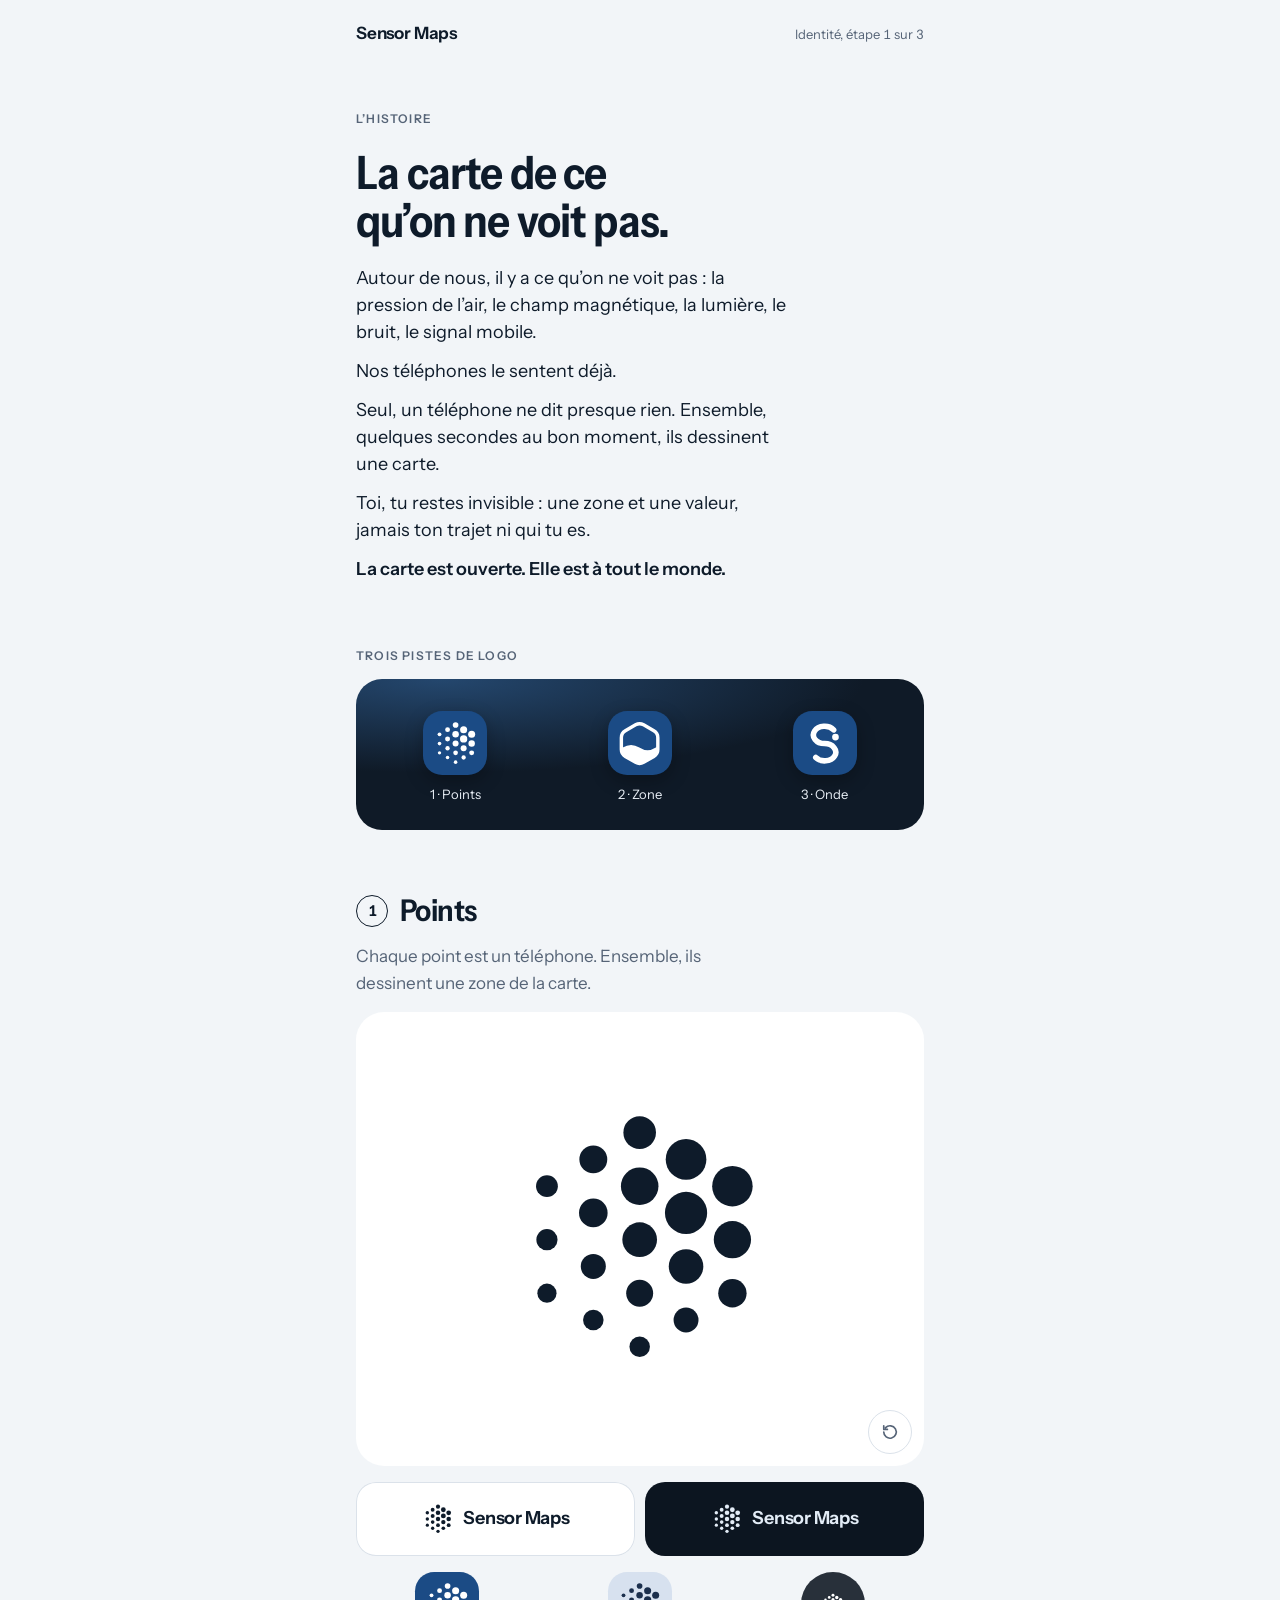
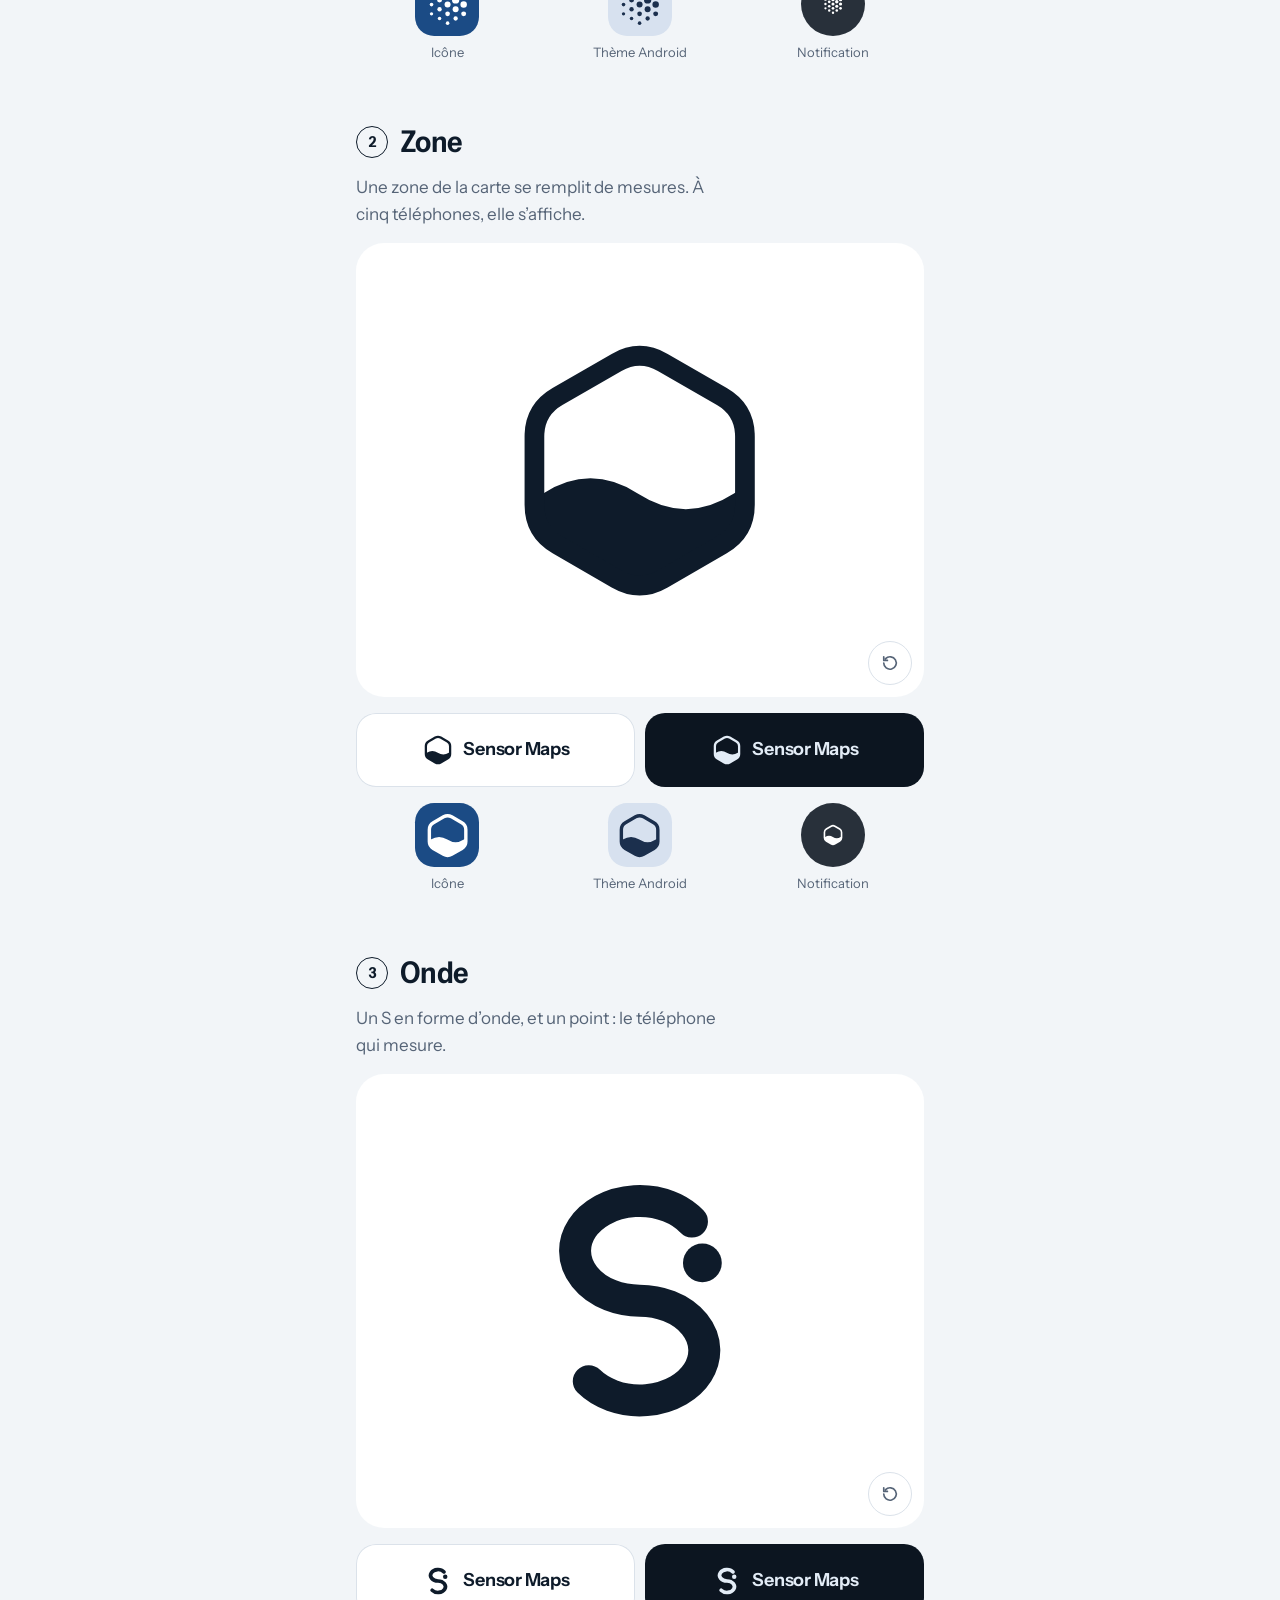
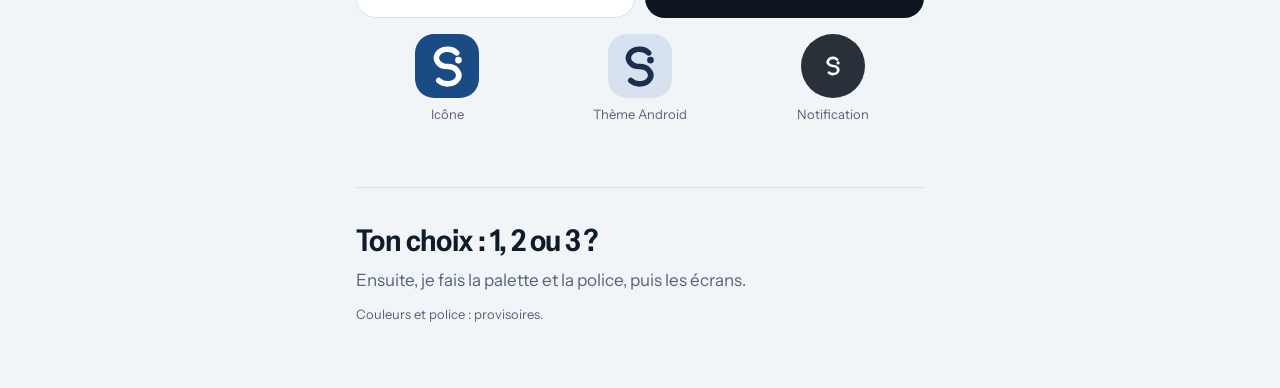
<file: interface/identite/pistes/index.html>
<!doctype html>
<html lang="fr">
<head>
<meta charset="utf-8">
<meta name="viewport" content="width=device-width, initial-scale=1, viewport-fit=cover">
<meta name="color-scheme" content="light dark">
<title>Sensor Maps Identité</title>
<link rel="preconnect" href="https://fonts.googleapis.com">
<link rel="preconnect" href="https://fonts.gstatic.com" crossorigin>
<link rel="stylesheet" href="https://fonts.googleapis.com/css2?family=Instrument+Sans:wdth,wght@75..100,400..700&display=swap">
<style>
/* Mise en page : une seule colonne calme, les symboles en grand, très peu de texte. */
:root{
  --papier:#f2f5f8;
  --surface:#ffffff;
  --encre:#0e1b2a;
  --encre-2:#566477;
  --trait:#dbe2ea;
  --bleu:#1b4b85;
  --sur-bleu:#ffffff;
  --theme-fond:#d7e1ef;
  --theme-encre:#1b2f4d;
  --notif-fond:#28303a;
  --notif-encre:#ffffff;
  --spec-clair:#ffffff;
  --spec-clair-encre:#0e1b2a;
  --spec-sombre:#0c1520;
  --spec-sombre-encre:#e3ecf6;
  --spec-sombre-bord:transparent;
  --accueil-fond:#0f1a27;
  --accueil-lueur:#24476e;
  --accueil-texte:#e9eff6;
  --focus:#2f6fd0;
  --texte:"Instrument Sans", system-ui, -apple-system, "Segoe UI", Roboto, "Noto Sans", sans-serif;
}
@media (prefers-color-scheme: dark){
  :root:not([data-theme="light"]){
    --papier:#0a1018; --surface:#111a25; --encre:#e5ecf4; --encre-2:#93a2b4; --trait:#223041;
    --theme-fond:#1f2c3d; --theme-encre:#c6d6ec; --notif-fond:#1b222b;
    --accueil-fond:#121d2a; --accueil-lueur:#1f3d5f; --focus:#8ab4ff; --spec-sombre-bord:#2a3a4d;
    color-scheme:dark;
  }
}
:root[data-theme="dark"]{
  --papier:#0a1018; --surface:#111a25; --encre:#e5ecf4; --encre-2:#93a2b4; --trait:#223041;
  --theme-fond:#1f2c3d; --theme-encre:#c6d6ec; --notif-fond:#1b222b;
  --accueil-fond:#121d2a; --accueil-lueur:#1f3d5f; --focus:#8ab4ff; --spec-sombre-bord:#2a3a4d;
  color-scheme:dark;
}
*{box-sizing:border-box}
body{background:var(--papier);color:var(--encre);font:400 17px/1.55 var(--texte);-webkit-font-smoothing:antialiased;text-rendering:optimizeLegibility}
h1,h2,p,figure{margin:0}
.page{max-width:600px;margin:0 auto;padding-left:max(16px, env(safe-area-inset-left, 0px));padding-right:max(16px, env(safe-area-inset-right, 0px));padding-block:20px 64px;display:grid;gap:64px}
.sprite{position:absolute;width:0;height:0;overflow:hidden}

/* En-tête */
.tete{display:flex;justify-content:space-between;align-items:baseline;gap:12px;flex-wrap:wrap}
.tete-nom{font-weight:650;letter-spacing:-.01em}
.tete-etape{font-size:13px;color:var(--encre-2);font-variant-numeric:tabular-nums}

/* Histoire */
.histoire{display:grid;gap:20px}
.etiquette{font-size:12px;font-weight:600;letter-spacing:.1em;text-transform:uppercase;color:var(--encre-2)}
h1{font-size:clamp(32px, 8.6vw, 46px);line-height:1.04;font-weight:650;font-stretch:88%;letter-spacing:-.018em;text-wrap:balance}
.recit{display:grid;gap:12px;font-size:18px;line-height:1.5;max-width:36ch}
.recit p:last-child{font-weight:600}

/* Les trois icônes sur un écran d'accueil */
.accueil{display:grid;gap:14px}
.ecran{border-radius:26px;padding:26px 10px 20px;background:radial-gradient(120% 100% at 15% 0%, var(--accueil-lueur) 0%, var(--accueil-fond) 62%);display:grid;grid-template-columns:repeat(3,1fr);gap:6px}
.app{display:grid;justify-items:center;gap:9px;color:var(--accueil-texte);text-decoration:none;font-size:13px;border-radius:16px;padding:6px 0}
.app-ico{width:min(64px, 17vw);aspect-ratio:1;max-width:100%;border-radius:30%;background:var(--bleu);color:var(--sur-bleu);display:grid;place-items:center;box-shadow:0 6px 18px rgba(0,0,0,.28)}
.app-ico svg{width:80%;height:80%}

/* Une piste */
.piste{display:grid;gap:16px;scroll-margin-top:16px}
.piste-tete{display:flex;align-items:center;gap:12px}
.num{flex:none;width:32px;height:32px;border-radius:50%;border:1.5px solid var(--encre);display:grid;place-items:center;font-size:15px;font-weight:650;font-variant-numeric:tabular-nums}
h2{font-size:30px;line-height:1.1;font-weight:650;font-stretch:90%;letter-spacing:-.02em}
.idee{color:var(--encre-2);max-width:34ch;text-wrap:pretty}
.scene{position:relative;aspect-ratio:5/4;max-width:100%;background:var(--surface);border-radius:28px;display:grid;place-items:center;cursor:pointer;-webkit-tap-highlight-color:transparent}
.scene > svg{width:52%;height:auto;color:var(--encre);fill:currentColor;overflow:visible}
.rejouer{position:absolute;right:12px;bottom:12px;width:44px;height:44px;border-radius:50%;border:1px solid var(--trait);background:var(--surface);color:var(--encre-2);display:grid;place-items:center;cursor:pointer;padding:0}
.rejouer svg{width:20px;height:20px}
.signatures{display:grid;grid-template-columns:1fr 1fr;gap:10px}
.sig{border-radius:20px;padding:20px 10px;display:flex;align-items:center;justify-content:center;gap:8px;min-width:0}
.sig svg{flex:none;width:34px;height:34px;fill:currentColor}
.sig span{font-weight:650;font-size:18px;letter-spacing:-.012em;white-space:nowrap}
.sig.clair{background:var(--spec-clair);color:var(--spec-clair-encre);box-shadow:inset 0 0 0 1px var(--trait)}
.sig.sombre{background:var(--spec-sombre);color:var(--spec-sombre-encre);box-shadow:inset 0 0 0 1px var(--spec-sombre-bord)}
.usages{list-style:none;margin:0;padding:0;display:grid;grid-template-columns:repeat(3,1fr);gap:10px}
.usages li{display:grid;justify-items:center;align-content:start;gap:8px;font-size:13px;line-height:1.3;color:var(--encre-2);text-align:center}
.u-ico{width:64px;height:64px;border-radius:30%;display:grid;place-items:center}
.u-ico svg{width:80%;height:80%;fill:currentColor}
.u-ico.marque{background:var(--bleu);color:var(--sur-bleu)}
.u-ico.theme{background:var(--theme-fond);color:var(--theme-encre)}
.u-ico.notif{background:var(--notif-fond);color:var(--notif-encre);border-radius:50%}
.u-ico.notif svg{width:24px;height:24px}

/* Le choix */
.choix{display:grid;gap:10px;padding-top:8px;border-top:1px solid var(--trait)}
.choix h2{padding-top:28px}
.choix p{color:var(--encre-2)}
.note{font-size:13px}

a:focus-visible,button:focus-visible,.scene:focus-visible{outline:2.5px solid var(--focus);outline-offset:3px}

/* Mouvement : chaque symbole se construit, une fois à l'arrivée et à chaque toucher */
.o-cercle{opacity:0}
@media (prefers-reduced-motion: no-preference){
  html{scroll-behavior:smooth}
  .scene.joue .pt{transform-box:fill-box;transform-origin:center;animation:pt-entre .6s cubic-bezier(.2,.8,.3,1.3) both, pt-vague 1s ease-in-out;animation-delay:calc(var(--d) * 1ms), calc(var(--d) * 1ms + 1000ms)}
  .scene.joue .z-contour{animation:trace 1s cubic-bezier(.6,0,.3,1) backwards}
  .scene.joue .z-niveau{animation:monte 1.9s .6s both}
  .scene.joue .z-vague{animation:glisse 2.2s linear 3}
  .scene.joue .o-trait{animation:trace 1.15s cubic-bezier(.65,0,.25,1) backwards}
  .scene.joue .o-point{transform-box:fill-box;transform-origin:center;animation:pop .5s 1.05s cubic-bezier(.2,.8,.3,1.5) both}
  .scene.joue .o-cercle{transform-box:fill-box;transform-origin:center;animation:onde 1.4s 1.3s ease-out forwards}
}
@keyframes pt-entre{from{transform:scale(0)}}
@keyframes pt-vague{50%{transform:scale(1.16)}}
@keyframes trace{from{stroke-dasharray:1;stroke-dashoffset:1}to{stroke-dasharray:1;stroke-dashoffset:0}}
@keyframes monte{
  0%{transform:translateY(42px)}
  14%,20%{transform:translateY(33px)}
  34%,40%{transform:translateY(25px)}
  54%,60%{transform:translateY(17px)}
  74%,80%{transform:translateY(9px)}
  100%{transform:translateY(0)}
}
@keyframes glisse{to{transform:translateX(-62px)}}
@keyframes pop{from{transform:scale(0)}}
@keyframes onde{0%{transform:scale(1);opacity:.85}100%{transform:scale(4.4);opacity:0}}
</style>
<style>:root{padding-top:env(safe-area-inset-top,0px);padding-bottom:env(safe-area-inset-bottom,0px)}body{margin:0}[hidden]{display:none!important}</style>
</head>
<body>
<svg class="sprite" aria-hidden="true" focusable="false">
  <defs>
    <symbol id="sym-points" viewBox="0 0 96 96"><circle cx="48" cy="13.2" r="5.3"/><circle cx="63.07" cy="21.9" r="6.61"/><circle cx="78.14" cy="30.6" r="6.58"/><circle cx="32.93" cy="21.9" r="4.53"/><circle cx="48" cy="30.6" r="6.1"/><circle cx="63.07" cy="39.3" r="6.86"/><circle cx="78.14" cy="48" r="6.06"/><circle cx="17.86" cy="30.6" r="3.55"/><circle cx="32.93" cy="39.3" r="4.65"/><circle cx="48" cy="48" r="5.64"/><circle cx="63.07" cy="56.7" r="5.62"/><circle cx="78.14" cy="65.4" r="4.61"/><circle cx="17.86" cy="48" r="3.44"/><circle cx="32.93" cy="56.7" r="4.07"/><circle cx="48" cy="65.4" r="4.38"/><circle cx="63.07" cy="74.1" r="4.05"/><circle cx="17.86" cy="65.4" r="3.12"/><circle cx="32.93" cy="74.1" r="3.33"/><circle cx="48" cy="82.8" r="3.33"/></symbol>
    <symbol id="sym-points-petit" viewBox="0 0 96 96"><circle cx="48" cy="13.2" r="5.93"/><circle cx="63.07" cy="21.9" r="6.76"/><circle cx="78.14" cy="30.6" r="6.74"/><circle cx="32.93" cy="21.9" r="5.45"/><circle cx="48" cy="30.6" r="6.44"/><circle cx="63.07" cy="39.3" r="6.91"/><circle cx="78.14" cy="48" r="6.41"/><circle cx="17.86" cy="30.6" r="4.84"/><circle cx="32.93" cy="39.3" r="5.53"/><circle cx="48" cy="48" r="6.15"/><circle cx="63.07" cy="56.7" r="6.13"/><circle cx="78.14" cy="65.4" r="5.5"/><circle cx="17.86" cy="48" r="4.76"/><circle cx="32.93" cy="56.7" r="5.16"/><circle cx="48" cy="65.4" r="5.35"/><circle cx="63.07" cy="74.1" r="5.15"/><circle cx="17.86" cy="65.4" r="4.56"/><circle cx="32.93" cy="74.1" r="4.7"/><circle cx="48" cy="82.8" r="4.7"/></symbol>
    <symbol id="sym-zone" viewBox="0 0 96 96"><defs><clipPath id="zs-clip"><path d="M40.5 13.33Q48 9 55.5 13.33L74.27 24.17Q81.77 28.5 81.77 37.16L81.77 58.84Q81.77 67.5 74.27 71.83L55.5 82.67Q48 87 40.5 82.67L21.73 71.83Q14.23 67.5 14.23 58.84L14.23 37.16Q14.23 28.5 21.73 24.17Z"/></clipPath></defs><g clip-path="url(#zs-clip)"><path d="M-45.5 55.5Q-30 45.5 -14.5 55.5T16.5 55.5T47.5 55.5T78.5 55.5T109.5 55.5V100H-45.5Z"/></g><path d="M40.5 12.83Q48 8.5 55.5 12.83L74.71 23.92Q82.21 28.25 82.21 36.91L82.21 59.09Q82.21 67.75 74.71 72.08L55.5 83.17Q48 87.5 40.5 83.17L21.29 72.08Q13.79 67.75 13.79 59.09L13.79 36.91Q13.79 28.25 21.29 23.92Z" fill="none" stroke="currentColor" stroke-width="6.4" stroke-linejoin="round"/></symbol>
    <symbol id="sym-onde" viewBox="0 0 96 96"><path d="M31.45 74.17A21 16.2 0 1 0 48 48A21 16.2 0 1 1 64.99 22.28" fill="none" stroke="currentColor" stroke-width="10.4" stroke-linecap="round"/><circle cx="68.38" cy="35.72" r="6.3"/></symbol>
    <symbol id="sym-rejouer" viewBox="0 0 24 24"><path d="M4.5 12a7.5 7.5 0 1 0 2.2-5.3M4.5 4.5v4.4h4.4" fill="none" stroke="currentColor" stroke-width="2" stroke-linecap="round" stroke-linejoin="round"/></symbol>
  </defs>
</svg>

<main class="page" lang="fr">
  <header class="tete">
    <span class="tete-nom">Sensor Maps</span>
    <span class="tete-etape">Identité, étape 1 sur 3</span>
  </header>

  <section class="histoire" aria-labelledby="t-histoire">
    <p class="etiquette" id="t-histoire">L’histoire</p>
    <h1>La carte de ce qu’on ne voit pas.</h1>
    <div class="recit">
      <p>Autour de nous, il y a ce qu’on ne voit pas&nbsp;: la pression de l’air, le champ magnétique, la lumière, le bruit, le signal mobile.</p>
      <p>Nos téléphones le sentent déjà.</p>
      <p>Seul, un téléphone ne dit presque rien. Ensemble, quelques secondes au bon moment, ils dessinent une carte.</p>
      <p>Toi, tu restes invisible&nbsp;: une zone et une valeur, jamais ton trajet ni qui tu es.</p>
      <p>La carte est ouverte. Elle est à tout le monde.</p>
    </div>
  </section>

  <section class="accueil" aria-label="Les trois pistes sur un écran d’accueil">
    <p class="etiquette">Trois pistes de logo</p>
    <div class="ecran">
      <a class="app" href="#piste-1"><span class="app-ico"><svg viewBox="0 0 96 96" fill="currentColor" aria-hidden="true"><use href="#sym-points"/></svg></span>1 · Points</a>
      <a class="app" href="#piste-2"><span class="app-ico"><svg viewBox="0 0 96 96" fill="currentColor" aria-hidden="true"><use href="#sym-zone"/></svg></span>2 · Zone</a>
      <a class="app" href="#piste-3"><span class="app-ico"><svg viewBox="0 0 96 96" fill="currentColor" aria-hidden="true"><use href="#sym-onde"/></svg></span>3 · Onde</a>
    </div>
  </section>

  <section class="piste" id="piste-1" aria-labelledby="t-p1">
    <div class="piste-tete"><span class="num">1</span><h2 id="t-p1">Points</h2></div>
    <p class="idee">Chaque point est un téléphone. Ensemble, ils dessinent une zone de la carte.</p>
    <figure class="scene" tabindex="0" role="button" aria-label="Rejouer l’animation de la piste Points">
      <svg viewBox="0 0 96 96" aria-hidden="true"><circle class="pt" style="--d:265" cx="48" cy="13.2" r="5.3"/><circle class="pt" style="--d:115" cx="63.07" cy="21.9" r="6.61"/><circle class="pt" style="--d:119" cx="78.14" cy="30.6" r="6.58"/><circle class="pt" style="--d:344" cx="32.93" cy="21.9" r="4.53"/><circle class="pt" style="--d:180" cx="48" cy="30.6" r="6.1"/><circle class="pt" style="--d:67" cx="63.07" cy="39.3" r="6.86"/><circle class="pt" style="--d:185" cx="78.14" cy="48" r="6.06"/><circle class="pt" style="--d:474" cx="17.86" cy="30.6" r="3.55"/><circle class="pt" style="--d:331" cx="32.93" cy="39.3" r="4.65"/><circle class="pt" style="--d:230" cx="48" cy="48" r="5.64"/><circle class="pt" style="--d:232" cx="63.07" cy="56.7" r="5.62"/><circle class="pt" style="--d:335" cx="78.14" cy="65.4" r="4.61"/><circle class="pt" style="--d:495" cx="17.86" cy="48" r="3.44"/><circle class="pt" style="--d:398" cx="32.93" cy="56.7" r="4.07"/><circle class="pt" style="--d:362" cx="48" cy="65.4" r="4.38"/><circle class="pt" style="--d:401" cx="63.07" cy="74.1" r="4.05"/><circle class="pt" style="--d:568" cx="17.86" cy="65.4" r="3.12"/><circle class="pt" style="--d:515" cx="32.93" cy="74.1" r="3.33"/><circle class="pt" style="--d:516" cx="48" cy="82.8" r="3.33"/></svg>
      <span class="rejouer" aria-hidden="true"><svg><use href="#sym-rejouer"/></svg></span>
    </figure>
    <div class="signatures">
      <div class="sig clair"><svg viewBox="0 0 96 96" aria-hidden="true"><use href="#sym-points-petit"/></svg><span>Sensor Maps</span></div>
      <div class="sig sombre"><svg viewBox="0 0 96 96" aria-hidden="true"><use href="#sym-points-petit"/></svg><span>Sensor Maps</span></div>
    </div>
    <ul class="usages">
      <li><span class="u-ico marque"><svg viewBox="0 0 96 96" aria-hidden="true"><use href="#sym-points"/></svg></span>Icône</li>
      <li><span class="u-ico theme"><svg viewBox="0 0 96 96" aria-hidden="true"><use href="#sym-points"/></svg></span>Thème Android</li>
      <li><span class="u-ico notif"><svg viewBox="0 0 96 96" aria-hidden="true"><use href="#sym-points-petit"/></svg></span>Notification</li>
    </ul>
  </section>

  <section class="piste" id="piste-2" aria-labelledby="t-p2">
    <div class="piste-tete"><span class="num">2</span><h2 id="t-p2">Zone</h2></div>
    <p class="idee">Une zone de la carte se remplit de mesures. À cinq téléphones, elle s’affiche.</p>
    <figure class="scene" tabindex="0" role="button" aria-label="Rejouer l’animation de la piste Zone">
      <svg viewBox="0 0 96 96" aria-hidden="true"><defs><clipPath id="zh-clip"><path d="M40.5 13.33Q48 9 55.5 13.33L74.27 24.17Q81.77 28.5 81.77 37.16L81.77 58.84Q81.77 67.5 74.27 71.83L55.5 82.67Q48 87 40.5 82.67L21.73 71.83Q14.23 67.5 14.23 58.84L14.23 37.16Q14.23 28.5 21.73 24.17Z"/></clipPath></defs><g clip-path="url(#zh-clip)"><g class="z-niveau"><path class="z-vague" d="M-45.5 55.5Q-30 45.5 -14.5 55.5T16.5 55.5T47.5 55.5T78.5 55.5T109.5 55.5T140.5 55.5T171.5 55.5V100H-45.5Z"/></g></g><path class="z-contour" pathLength="1" d="M40.5 12.83Q48 8.5 55.5 12.83L74.71 23.92Q82.21 28.25 82.21 36.91L82.21 59.09Q82.21 67.75 74.71 72.08L55.5 83.17Q48 87.5 40.5 83.17L21.29 72.08Q13.79 67.75 13.79 59.09L13.79 36.91Q13.79 28.25 21.29 23.92Z" fill="none" stroke="currentColor" stroke-width="6.4" stroke-linejoin="round"/></svg>
      <span class="rejouer" aria-hidden="true"><svg><use href="#sym-rejouer"/></svg></span>
    </figure>
    <div class="signatures">
      <div class="sig clair"><svg viewBox="0 0 96 96" aria-hidden="true"><use href="#sym-zone"/></svg><span>Sensor Maps</span></div>
      <div class="sig sombre"><svg viewBox="0 0 96 96" aria-hidden="true"><use href="#sym-zone"/></svg><span>Sensor Maps</span></div>
    </div>
    <ul class="usages">
      <li><span class="u-ico marque"><svg viewBox="0 0 96 96" aria-hidden="true"><use href="#sym-zone"/></svg></span>Icône</li>
      <li><span class="u-ico theme"><svg viewBox="0 0 96 96" aria-hidden="true"><use href="#sym-zone"/></svg></span>Thème Android</li>
      <li><span class="u-ico notif"><svg viewBox="0 0 96 96" aria-hidden="true"><use href="#sym-zone"/></svg></span>Notification</li>
    </ul>
  </section>

  <section class="piste" id="piste-3" aria-labelledby="t-p3">
    <div class="piste-tete"><span class="num">3</span><h2 id="t-p3">Onde</h2></div>
    <p class="idee">Un S en forme d’onde, et un point&nbsp;: le téléphone qui mesure.</p>
    <figure class="scene" tabindex="0" role="button" aria-label="Rejouer l’animation de la piste Onde">
      <svg viewBox="0 0 96 96" aria-hidden="true"><circle class="o-cercle" cx="68.38" cy="35.72" r="6.3" fill="none" stroke="currentColor" stroke-width="2.4"/><path class="o-trait" pathLength="1" d="M31.45 74.17A21 16.2 0 1 0 48 48A21 16.2 0 1 1 64.99 22.28" fill="none" stroke="currentColor" stroke-width="10.4" stroke-linecap="round"/><circle class="o-point" cx="68.38" cy="35.72" r="6.3"/></svg>
      <span class="rejouer" aria-hidden="true"><svg><use href="#sym-rejouer"/></svg></span>
    </figure>
    <div class="signatures">
      <div class="sig clair"><svg viewBox="0 0 96 96" aria-hidden="true"><use href="#sym-onde"/></svg><span>Sensor Maps</span></div>
      <div class="sig sombre"><svg viewBox="0 0 96 96" aria-hidden="true"><use href="#sym-onde"/></svg><span>Sensor Maps</span></div>
    </div>
    <ul class="usages">
      <li><span class="u-ico marque"><svg viewBox="0 0 96 96" aria-hidden="true"><use href="#sym-onde"/></svg></span>Icône</li>
      <li><span class="u-ico theme"><svg viewBox="0 0 96 96" aria-hidden="true"><use href="#sym-onde"/></svg></span>Thème Android</li>
      <li><span class="u-ico notif"><svg viewBox="0 0 96 96" aria-hidden="true"><use href="#sym-onde"/></svg></span>Notification</li>
    </ul>
  </section>

  <footer class="choix">
    <h2>Ton choix&nbsp;: 1, 2 ou 3&#8239;?</h2>
    <p>Ensuite, je fais la palette et la police, puis les écrans.</p>
    <p class="note">Couleurs et police&nbsp;: provisoires.</p>
  </footer>
</main>

<script>
(function () {
  var scenes = document.querySelectorAll('.scene');
  function jouer(s) {
    s.classList.remove('joue');
    void s.getBoundingClientRect();
    s.classList.add('joue');
  }
  scenes.forEach(function (s) {
    s.addEventListener('click', function () { jouer(s); });
    s.addEventListener('keydown', function (e) {
      if (e.key === 'Enter' || e.key === ' ') { e.preventDefault(); jouer(s); }
    });
  });
  if ('IntersectionObserver' in window) {
    var vu = new IntersectionObserver(function (entrees) {
      entrees.forEach(function (e) {
        if (e.isIntersecting) { jouer(e.target); vu.unobserve(e.target); }
      });
    }, { threshold: 0.6 });
    scenes.forEach(function (s) { vu.observe(s); });
  }
})();
</script>
</body>
</html>
</file>
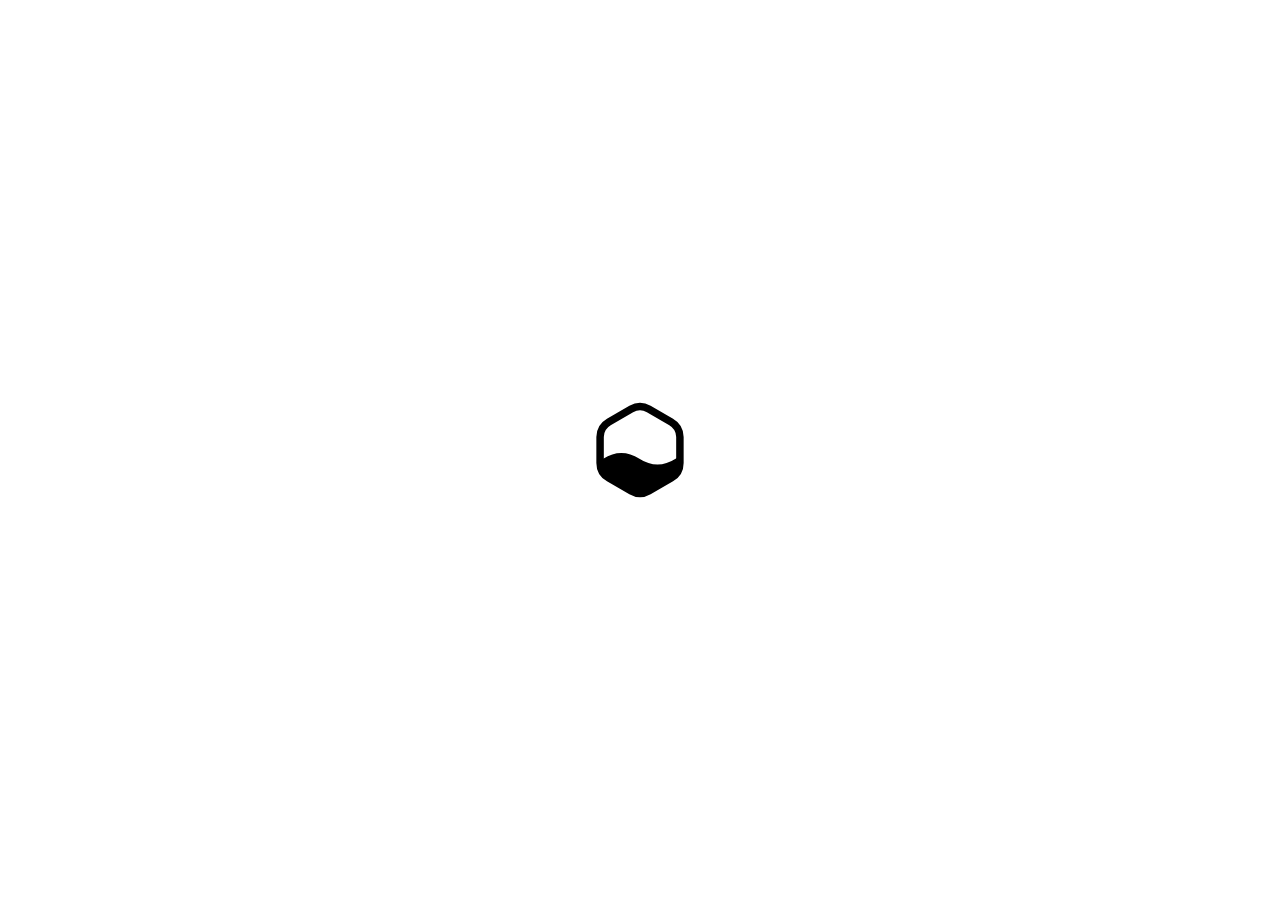
<file: appli/src/main/assets/index.html>
<!doctype html>
<html lang="fr" class="appli">
<head>
<meta charset="utf-8">
<meta name="viewport" content="width=device-width, initial-scale=1, viewport-fit=cover">
<meta name="color-scheme" content="light dark">
<meta name="theme-color" content="#ffffff" media="(prefers-color-scheme: light)">
<meta name="theme-color" content="#000000" media="(prefers-color-scheme: dark)">
<title>Sensor Maps</title>
<style>
@font-face {
  font-family: 'Instrument Sans';
  font-style: normal;
  font-weight: 400 700;
  font-stretch: 75% 100%;
  font-display: swap;
  src: url("polices/instrument-sans-latin-ext.woff2") format("woff2");
  unicode-range: U+0100-02BA, U+02BD-02C5, U+02C7-02CC, U+02CE-02D7, U+02DD-02FF, U+0304, U+0308, U+0329, U+1D00-1DBF, U+1E00-1E9F, U+1EF2-1EFF, U+2020, U+20A0-20AB, U+20AD-20C4, U+2113, U+2C60-2C7F, U+A720-A7FF;
}
@font-face {
  font-family: 'Instrument Sans';
  font-style: normal;
  font-weight: 400 700;
  font-stretch: 75% 100%;
  font-display: swap;
  src: url("polices/instrument-sans-latin.woff2") format("woff2");
  unicode-range: U+0000-00FF, U+0131, U+0152-0153, U+02BB-02BC, U+02C6, U+02DA, U+02DC, U+0304, U+0308, U+0329, U+2000-206F, U+20AC, U+2122, U+2191, U+2193, U+2212, U+2215, U+FEFF, U+FFFD;
}
/* Maquette : l'écran du téléphone remplit la page sur mobile ; sur grand écran, un cadre de téléphone. */
:root{
  --fond:#ffffff; --surface:#f2f2f2; --surface-2:#e6e6e6; --encre:#000000; --encre-2:#5c5c5c; --trait:#e3e3e3;
  --action:#000000; --sur-action:#ffffff; --tonal:#e6e6e6; --sur-tonal:#000000;
  --logo:#000000; --repos:#c4c4c4; --repos-trait:#8c8c8c;
  --nav-fond:#f7f7f7; --indic:#e3e3e3; --segment-on:#ffffff; --bulle:#ffffff;
  --marque-fond:#ffffff; --marque-encre:#000000; --marque-encre-2:#5c5c5c;
  --carte-fond:#f0f0f0; --carte-eau:#dcdcdc; --carte-route:#ffffff; --carte-parc:#e6e6e6;
  --zone-vide:#bdbdbd; --zone-gap:#f0f0f0;
  --scene:#dcdcdc; --cadre:#111111; --voile:rgba(0,0,0,.45);
  --ombre:none;
  --bord:rgba(185,58,48,.20); --bord-encre:#7a231c;
  --focus:#2f6fd0;
  --texte:"Instrument Sans", system-ui, -apple-system, "Segoe UI", Roboto, "Noto Sans", sans-serif;
  --h-etat:10px; --h-gestes:10px; --h-nav:72px;
}
@media (prefers-color-scheme: dark){
  :root:not([data-theme="light"]){
    --fond:#000000; --surface:#141414; --surface-2:#262626; --encre:#ffffff; --encre-2:#a3a3a3; --trait:#2a2a2a;
    --action:#ffffff; --sur-action:#000000; --tonal:#262626; --sur-tonal:#ffffff;
    --logo:#ffffff; --repos:#3d3d3d; --repos-trait:#7a7a7a;
    --nav-fond:#0b0b0b; --indic:#2a2a2a; --segment-on:#3a3a3a; --bulle:#1a1a1a;
    --marque-fond:#000000; --marque-encre:#ffffff; --marque-encre-2:#a3a3a3;
    --carte-fond:#0f0f0f; --carte-eau:#1c1c1c; --carte-route:#232323; --carte-parc:#161616;
    --zone-vide:#3a3a3a; --zone-gap:#0f0f0f;
    --scene:#050505; --cadre:#222222; --voile:rgba(0,0,0,.65); --ombre:none;
    --bord:rgba(255,138,126,.22); --bord-encre:#ffd2cc; --focus:#8ab4ff;
    color-scheme:dark;
  }
}
:root[data-theme="dark"]{
    --fond:#000000; --surface:#141414; --surface-2:#262626; --encre:#ffffff; --encre-2:#a3a3a3; --trait:#2a2a2a;
    --action:#ffffff; --sur-action:#000000; --tonal:#262626; --sur-tonal:#ffffff;
    --logo:#ffffff; --repos:#3d3d3d; --repos-trait:#7a7a7a;
    --nav-fond:#0b0b0b; --indic:#2a2a2a; --segment-on:#3a3a3a; --bulle:#1a1a1a;
    --marque-fond:#000000; --marque-encre:#ffffff; --marque-encre-2:#a3a3a3;
    --carte-fond:#0f0f0f; --carte-eau:#1c1c1c; --carte-route:#232323; --carte-parc:#161616;
    --zone-vide:#3a3a3a; --zone-gap:#0f0f0f;
    --scene:#050505; --cadre:#222222; --voile:rgba(0,0,0,.65); --ombre:none;
    --bord:rgba(255,138,126,.22); --bord-encre:#ffd2cc; --focus:#8ab4ff;
    color-scheme:dark;
}
*{box-sizing:border-box;-webkit-tap-highlight-color:transparent}
:focus:not(:focus-visible){outline:none}
html,body{height:100%}
body{margin:0;background:var(--scene);color:var(--encre);font:400 16px/1.45 var(--texte);-webkit-font-smoothing:antialiased;overflow:hidden}
h1,h2,p,ul{margin:0}
ul{padding:0;list-style:none}
button{font:inherit;color:inherit}
svg{display:block}
.sprite{position:absolute;width:0;height:0;overflow:hidden}
.scene{height:100%;display:grid;place-items:center;padding-left:var(--g-gauche, env(safe-area-inset-left, 0px));padding-right:var(--g-droite, env(safe-area-inset-right, 0px))}
.tel{position:relative;width:100%;height:100%;overflow:hidden;background:var(--fond);isolation:isolate}
@media (min-width:640px) and (min-height:760px){
  .tel{width:412px;height:min(892px, calc(100% - 48px));border-radius:44px;box-shadow:0 0 0 10px var(--cadre), 0 30px 90px rgba(0,0,0,.35)}
  .appli .tel{width:100%;height:100%;border-radius:0;box-shadow:none}
}
/* Dans l'appli Android : pas de sélection de texte au toucher long, comme une appli */
.appli body{background:var(--fond);-webkit-user-select:none;user-select:none}


/* Écrans */
.ecran{position:absolute;inset:0;display:flex;flex-direction:column;background:var(--fond);opacity:0;visibility:hidden;transform:translateY(10px);transition:opacity .22s ease, transform .22s ease, visibility 0s linear .22s}
.ecran.actif{opacity:1;visibility:visible;transform:none;transition:opacity .22s ease, transform .22s ease, visibility 0s}
.barre{flex:none;display:flex;align-items:center;justify-content:space-between;gap:8px;min-height:60px;padding:calc(var(--h-etat) + 6px) 8px 6px 16px}
.barre.grande{padding:calc(var(--h-etat) + 18px) 20px 12px}
.barre.simple{justify-content:flex-start;padding-left:4px}
.defile{flex:1;min-height:0;overflow-y:auto;overscroll-behavior:contain;padding:4px 16px calc(var(--h-nav) + var(--h-gestes) + 28px);display:flex;flex-direction:column;gap:14px;scrollbar-width:none}
.defile::-webkit-scrollbar{display:none}
.sans-nav .defile{padding-bottom:calc(var(--h-gestes) + 28px)}

/* Texte */
.t-grand{font-size:30px;line-height:1.08;font-weight:650;font-stretch:90%;letter-spacing:-.02em;text-wrap:balance}
.t-titre{font-size:19px;line-height:1.25;font-weight:600;letter-spacing:-.005em}
.t-petit{font-size:13.5px;line-height:1.35;color:var(--encre-2)}
.t-etiq{font-size:12px;line-height:1;font-weight:650;letter-spacing:.08em;text-transform:uppercase;color:var(--encre-2);margin:8px 4px -2px}
.centre{text-align:center}

/* Boutons et éléments */
.btn{display:inline-flex;align-items:center;justify-content:center;gap:8px;min-height:48px;padding:0 22px;border:0;border-radius:24px;font:600 16px/1 var(--texte);cursor:pointer;text-decoration:none;white-space:nowrap;transition:transform .12s ease, background-color .2s ease, opacity .2s}
.btn:active{transform:scale(.97)}
button.reglage,a.reglage,label.reglage,.ta-zone,.puce,.montants button,.segment button,.btn-ico,.nav button{transition:opacity .15s ease}
button.reglage:active,a.reglage:active,label.reglage:active,.ta-zone:active,.puce:active,.montants button:active,.segment button:active,.btn-ico:active,.nav button:active{opacity:.6}
.btn svg{width:20px;height:20px;flex:none}
.btn.plein{background:var(--action);color:var(--sur-action)}
.btn.tonal{background:var(--tonal);color:var(--sur-tonal)}
.btn.contour{background:transparent;color:var(--action);box-shadow:inset 0 0 0 1.5px var(--trait)}
.btn.texte{background:transparent;color:var(--action);padding:0 14px}
.btn.large{width:100%}
.btn.petit{min-height:40px;padding:0 16px;font-size:15px}
.btn-ico{flex:none;width:48px;height:48px;border:0;border-radius:50%;background:transparent;color:var(--encre);display:grid;place-items:center;cursor:pointer}
.btn-ico svg{width:24px;height:24px}
.carte{background:var(--surface);border-radius:24px;padding:18px;box-shadow:var(--ombre)}
.pastille{flex:none;width:40px;height:40px;border-radius:50%;background:var(--surface-2);color:var(--encre);display:grid;place-items:center}
.pastille svg{width:22px;height:22px}
.pastille.fort{background:var(--encre);color:var(--fond)}
.segment{display:grid;grid-auto-flow:column;grid-auto-columns:1fr;gap:4px;padding:4px;border-radius:24px;background:var(--surface-2)}
.segment button{min-height:40px;border:0;border-radius:20px;background:transparent;color:var(--encre-2);font-weight:600;font-size:15px;cursor:pointer;transition:background-color .2s, color .2s}
.segment button[aria-pressed="true"]{background:var(--segment-on);color:var(--encre)}
.interrupteur{appearance:none;-webkit-appearance:none;flex:none;position:relative;width:52px;height:32px;margin:0;border-radius:16px;background:var(--surface-2);box-shadow:inset 0 0 0 2px var(--repos);cursor:pointer;transition:background-color .2s, box-shadow .2s}
.interrupteur::after{content:"";position:absolute;top:8px;left:8px;width:16px;height:16px;border-radius:50%;background:var(--encre-2);transition:transform .2s, width .2s, height .2s, top .2s, left .2s, background-color .2s}
.interrupteur:checked{background:var(--action);box-shadow:none}
.interrupteur:checked::after{top:4px;left:4px;width:24px;height:24px;background:var(--sur-action);transform:translateX(20px)}

/* Marque (démarrage, bienvenue) */
.ecran.marque{background:var(--marque-fond);color:var(--marque-encre)}
.logo-2t{color:var(--logo);fill:var(--logo)}
.ecran.marque .logo-2t{color:var(--marque-encre);fill:var(--marque-encre)}
.demarrage{flex:1;display:grid;place-items:center}
.demarrage svg{width:112px;height:112px}
.intro{flex:1;display:flex;flex-direction:column;justify-content:center;gap:14px;padding:calc(var(--h-etat) + 24px) 28px 8px}
.intro svg{width:96px;height:96px;margin-bottom:10px}
.intro-nom{font-size:17px;font-weight:650;letter-spacing:-.01em;color:var(--marque-encre-2)}
.intro-titre{font-size:40px;line-height:1.02;font-weight:650;font-stretch:88%;letter-spacing:-.025em;text-wrap:balance}
.intro-texte{font-size:18px;line-height:1.45;color:var(--marque-encre-2);max-width:26ch}
.pied{flex:none;display:grid;gap:18px;padding:12px 24px calc(var(--h-gestes) + 22px)}
.pages{display:flex;justify-content:center;gap:8px}
.pages i{width:8px;height:8px;border-radius:4px;background:currentColor;opacity:.25;transition:width .25s, opacity .25s}
.pages i.on{width:22px;opacity:.9}
.etapes{padding:4px 24px 0;display:flex;flex-direction:column;gap:22px;flex:1;min-height:0;overflow-y:auto}
.etapes .t-grand{margin-top:4px}
.promesses{display:grid;gap:18px}
.promesses li,.autorisations li{display:flex;align-items:flex-start;gap:14px}
.promesses b,.autorisations b{display:block;font-weight:600;font-size:16.5px;line-height:1.3}
.autorisations{display:grid;gap:14px}
.autorisations li{align-items:center;padding:14px;border-radius:20px;background:var(--surface);box-shadow:var(--ombre)}
.autorisations .a-texte{flex:1;min-width:0}
.autorise{color:var(--encre-2);font-weight:600;font-size:15px;display:inline-flex;align-items:center;gap:6px;padding:0 6px}
.autorise svg{width:18px;height:18px}

/* Accueil */
.marque-mini{display:inline-flex;align-items:center;gap:10px;font-weight:650;font-size:18px;letter-spacing:-.01em}
.marque-mini svg{width:28px;height:28px}
.etat-carte{display:grid;justify-items:center;text-align:center;gap:4px;padding:22px 18px 20px}
.hex-etat{width:104px;height:104px;margin-bottom:10px;color:var(--logo);fill:var(--logo);transition:fill .4s, color .4s}
.hex-etat.repos{fill:var(--repos);color:var(--repos-trait)}
.etat-carte .btn{margin-top:14px}
.jour{display:grid;gap:18px}
.chiffres{display:grid;grid-template-columns:repeat(3,1fr);gap:8px}
.chiffres div{display:grid;gap:2px}
.t-valeur{font-size:26px;line-height:1.1;font-weight:650;letter-spacing:-.015em}
.budget{display:grid;gap:8px}
.budget-tete{display:flex;justify-content:space-between;align-items:center;gap:8px}
.budget-tete .t-petit{display:inline-flex;align-items:center;gap:6px}
.budget-tete svg{width:18px;height:18px}
.budget-tete b{color:var(--encre);font-weight:650}
.jauge{height:8px;border-radius:4px;background:var(--tonal);overflow:hidden}
.jauge i{display:block;height:100%;border-radius:4px;background:var(--action);transition:width .4s ease}
.ta-zone{display:flex;align-items:center;gap:14px;width:100%;border:0;text-align:left;cursor:pointer;color:inherit;font:inherit}
.ta-zone .tz-texte{flex:1;min-width:0;display:grid;gap:2px}
.ta-zone b{font-weight:600;font-size:16.5px}
.ta-zone .chev{width:22px;height:22px;color:var(--encre-2)}
.mini-carte{flex:none;width:64px;height:58px}
.mc{fill:var(--surface-2);stroke:var(--surface);stroke-width:1.5}
.mc-toi{fill:var(--encre);stroke:var(--encre);stroke-width:2.2}
.contribution{display:grid;gap:10px;box-shadow:inset 0 0 0 1.5px var(--encre)}
.ct-tete{display:flex;align-items:center;gap:12px}
.ct-actions{display:flex;justify-content:flex-end;gap:6px;margin-top:2px}

/* Capteurs */
.liste{padding:4px 0}
.capteur{display:grid;grid-template-columns:40px minmax(0,1fr) auto auto;align-items:center;gap:12px;padding:12px 16px;min-height:72px}
.capteur + .capteur{border-top:1px solid var(--trait)}
.c-nom{display:grid;gap:1px;min-width:0}
.c-nom b{font-weight:600;font-size:16px;line-height:1.3}
.c-val{display:flex;align-items:baseline;gap:4px;justify-content:flex-end;min-width:64px;font-variant-numeric:tabular-nums}
.c-val b{font-size:22px;font-weight:650;letter-spacing:-.01em;transition:opacity .2s}
.c-val span{font-size:13px;color:var(--encre-2)}
.points{width:52px;height:28px}
.points circle{fill:var(--repos)}
.points circle.der{fill:var(--action);stroke:var(--surface);stroke-width:2}
.capteur.absent{grid-template-columns:40px minmax(0,1fr)}
.capteur.absent .pastille{opacity:.55}
.capteur.absent b{color:var(--encre-2)}
.change b{opacity:0}

/* Carte */
.puces{display:flex;gap:8px;overflow-x:auto;margin:0 -16px;padding:2px 16px 4px;scrollbar-width:none}
.puces::-webkit-scrollbar{display:none}
.puce{flex:none;display:inline-flex;align-items:center;gap:6px;min-height:40px;padding:0 14px 0 10px;border:0;border-radius:20px;background:var(--surface);box-shadow:inset 0 0 0 1.5px var(--trait);color:var(--encre);font-weight:600;font-size:14.5px;cursor:pointer}
.puce svg{width:18px;height:18px}
.puce[aria-checked="true"]{background:var(--action);color:var(--sur-action);box-shadow:none}
.carte-cadre{position:relative;border-radius:24px;overflow:hidden;background:var(--carte-fond);aspect-ratio:36/33;max-width:100%}
.carte-cadre svg{width:100%;height:100%}
.hx{stroke:var(--zone-gap);stroke-width:1.6;cursor:pointer;transition:opacity .2s}
.hx.vide{fill:transparent;stroke:var(--zone-vide);stroke-width:1}
.hx-toi{fill:none;stroke:var(--encre);stroke-width:2.6;pointer-events:none}
.toi-etiq{pointer-events:none}
.toi-etiq rect{fill:var(--encre)}
.toi-etiq text{fill:var(--fond);font:650 11px var(--texte)}
.bulle{position:absolute;transform:translate(-50%, calc(-100% - 10px));padding:7px 10px;border-radius:12px;background:var(--bulle);box-shadow:0 4px 16px rgba(0,0,0,.18);font-size:13px;line-height:1.25;white-space:nowrap;pointer-events:none}
.bulle b{display:block;font-size:16px;font-weight:650}
.legende{display:grid;gap:10px;padding:0 4px}
.leg-degrade{display:grid;grid-template-columns:auto 1fr auto;align-items:center;gap:10px;font-size:13px;color:var(--encre-2);font-variant-numeric:tabular-nums}
.leg-degrade i{height:10px;border-radius:5px}
.leg-vide{display:flex;align-items:center;gap:10px;font-size:13px;color:var(--encre-2)}
.leg-vide svg{width:18px;height:18px;flex:none}

/* Soutenir */
.don{display:grid;gap:12px;justify-items:center;text-align:center;padding:24px 18px 20px}
.don .hex-don{width:64px;height:64px;color:var(--logo);fill:var(--logo);margin-bottom:4px}
.don .segment{width:100%;margin-top:6px}
.montants{display:grid;grid-template-columns:repeat(4,1fr);gap:8px;width:100%}
.montants button{min-height:48px;border:0;border-radius:16px;background:var(--surface-2);font-weight:650;font-size:16px;cursor:pointer;color:var(--encre)}
.montants button[aria-checked="true"]{background:var(--tonal);color:var(--sur-tonal);box-shadow:inset 0 0 0 2px var(--action)}
.partage{display:grid;grid-template-columns:40px 1fr;gap:12px 14px;align-items:center}
.partage .btn{grid-column:1 / -1}
.libre{display:flex;justify-content:center;gap:18px;flex-wrap:wrap;font-size:13px;color:var(--encre-2)}
.libre span{display:inline-flex;align-items:center;gap:6px}
.libre svg{width:16px;height:16px}

/* Réglages */
.groupe{padding:4px 0}
.reglage{display:flex;align-items:center;gap:14px;min-height:64px;padding:10px 16px;width:100%;border:0;background:transparent;text-align:left;color:inherit;text-decoration:none;cursor:pointer;font:inherit}
.groupe > * + *{border-top:1px solid var(--trait)}
.reglage .r-texte{flex:1;min-width:0;display:grid;gap:1px}
.reglage b{font-weight:600;font-size:16px;line-height:1.3}
.reglage > svg{width:22px;height:22px;flex:none;color:var(--encre-2)}
.reglage.danger > svg{color:var(--encre)}
.bloc-budget{display:grid;gap:12px;padding:16px}
.bloc-budget .r-texte{display:grid;gap:1px}
.bloc-budget b{font-weight:600;font-size:16px;line-height:1.3}
.nobr{white-space:nowrap}
.info-pause{display:flex;gap:10px;align-items:flex-start}
.info-pause svg{width:18px;height:18px;flex:none;margin-top:1px;color:var(--encre-2)}

/* Navigation du bas */
.nav{position:absolute;inset:auto 0 0;z-index:30;display:grid;grid-template-columns:repeat(4,1fr);padding:6px 4px calc(var(--h-gestes) + 4px);background:var(--nav-fond);border-top:1px solid var(--trait);transition:transform .25s ease}
.nav.cachee{transform:translateY(105%)}
.nav button{display:grid;justify-items:center;gap:4px;padding:6px 0 4px;border:0;background:none;color:var(--encre-2);font:500 12px/1.1 var(--texte);cursor:pointer}
.nav .indic{width:60px;height:32px;border-radius:16px;display:grid;place-items:center;transition:background-color .2s}
.nav svg{width:24px;height:24px}
.nav button[aria-current="page"]{color:var(--encre);font-weight:650}
.nav button[aria-current="page"] .indic{background:var(--indic);color:var(--sur-tonal)}

/* Message court */
.toast{position:absolute;left:50%;bottom:calc(var(--h-nav) + var(--h-gestes) + 18px);z-index:45;transform:translateX(-50%);max-width:calc(100% - 32px);padding:12px 16px;border-radius:14px;background:var(--encre);color:var(--fond);font-size:14.5px;font-weight:500;line-height:1.3;box-shadow:0 6px 24px rgba(0,0,0,.25);text-align:center;animation:monte-toast .25s ease}
.tel.sans-nav-actif .toast{bottom:calc(var(--h-gestes) + 96px)}
@keyframes monte-toast{from{opacity:0;transform:translate(-50%, 10px)}}

button:focus-visible,a:focus-visible,input:focus-visible{outline:2.5px solid var(--focus);outline-offset:2px}

/* Mouvement du logo */
.o-cercle{opacity:0}
@media (prefers-reduced-motion: no-preference){
  .joue .z-contour{animation:trace 1s cubic-bezier(.6,0,.3,1) backwards}
  .joue .z-niveau{animation:monte 1.5s .45s both}
  .joue .z-vague, .vit .z-vague{animation:glisse 4.8s linear infinite}
}
@media (prefers-reduced-motion: reduce){
  .ecran,.ecran.actif,.nav{transition:none}
}
@keyframes trace{from{stroke-dasharray:1;stroke-dashoffset:1}to{stroke-dasharray:1;stroke-dashoffset:0}}
@keyframes monte{
  0%{transform:translateY(42px)}
  14%,20%{transform:translateY(33px)}
  34%,40%{transform:translateY(25px)}
  54%,60%{transform:translateY(17px)}
  74%,80%{transform:translateY(9px)}
  100%{transform:translateY(0)}
}
@keyframes glisse{to{transform:translateX(-62px)}}
</style>
<style>[hidden]{display:none!important}</style>
</head>
<body>
<svg class="sprite" aria-hidden="true" focusable="false"><defs><symbol id="i-accueil" viewBox="0 0 24 24"><path fill="none" stroke="currentColor" stroke-width="1.8" stroke-linecap="round" stroke-linejoin="round" d="M12 3.2l7.2 4.15v8.3L12 19.8l-7.2-4.15v-8.3z"/><path fill="currentColor" d="M5.7 12.4c2-1.6 3.9-1.6 6.3 0s4.3 1.6 6.3 0v3.1L12 19.1l-6.3-3.6z"/></symbol><symbol id="i-capteurs" viewBox="0 0 24 24"><rect fill="none" stroke="currentColor" stroke-width="1.8" stroke-linecap="round" stroke-linejoin="round" x="6.5" y="3" width="9" height="18" rx="2.2"/><path fill="none" stroke="currentColor" stroke-width="1.8" stroke-linecap="round" stroke-linejoin="round" d="M18.6 8.6a5 5 0 0 1 0 6.8M20.9 6.4a8.3 8.3 0 0 1 0 11.2"/><circle fill="currentColor" cx="11" cy="17.6" r="1"/></symbol><symbol id="i-carte" viewBox="0 0 24 24"><path fill="none" stroke="currentColor" stroke-width="1.8" stroke-linecap="round" stroke-linejoin="round" d="M8 3.6l3.6 2.1v4.1L8 11.9 4.4 9.8V5.7zM15.6 8.2l3.6 2.1v4.1l-3.6 2.1-3.6-2.1v-4.1zM8 12.6l3.6 2.1v4.1L8 20.9l-3.6-2.1v-4.1z"/></symbol><symbol id="i-soutenir" viewBox="0 0 24 24"><path fill="none" stroke="currentColor" stroke-width="1.8" stroke-linecap="round" stroke-linejoin="round" d="M12 20s-7.5-4.6-7.5-10.2A4.3 4.3 0 0 1 12 7.1a4.3 4.3 0 0 1 7.5 2.7C19.5 15.4 12 20 12 20z"/></symbol><symbol id="i-reglages" viewBox="0 0 24 24"><path fill="none" stroke="currentColor" stroke-width="1.8" stroke-linecap="round" stroke-linejoin="round" d="M4 7h9M17 7h3M4 17h3M11 17h9"/><circle fill="none" stroke="currentColor" stroke-width="1.8" stroke-linecap="round" stroke-linejoin="round" cx="15" cy="7" r="2.2"/><circle fill="none" stroke="currentColor" stroke-width="1.8" stroke-linecap="round" stroke-linejoin="round" cx="9" cy="17" r="2.2"/></symbol><symbol id="i-retour" viewBox="0 0 24 24"><path fill="none" stroke="currentColor" stroke-width="1.8" stroke-linecap="round" stroke-linejoin="round" d="M19 12H5M11 6l-6 6 6 6"/></symbol><symbol id="i-chevron" viewBox="0 0 24 24"><path fill="none" stroke="currentColor" stroke-width="1.8" stroke-linecap="round" stroke-linejoin="round" d="M9.5 6l6 6-6 6"/></symbol><symbol id="i-externe" viewBox="0 0 24 24"><path fill="none" stroke="currentColor" stroke-width="1.8" stroke-linecap="round" stroke-linejoin="round" d="M14 5h5v5M19 5l-8 8M17 14v4a1.5 1.5 0 0 1-1.5 1.5h-9A1.5 1.5 0 0 1 5 18V8.5A1.5 1.5 0 0 1 6.5 7H10"/></symbol><symbol id="i-fermer" viewBox="0 0 24 24"><path fill="none" stroke="currentColor" stroke-width="1.8" stroke-linecap="round" stroke-linejoin="round" d="M6 6l12 12M18 6L6 18"/></symbol><symbol id="i-coche" viewBox="0 0 24 24"><path fill="none" stroke="currentColor" stroke-width="1.8" stroke-linecap="round" stroke-linejoin="round" d="M5 12.5l4.5 4.5L19 7.5"/></symbol><symbol id="i-bas" viewBox="0 0 24 24"><path fill="none" stroke="currentColor" stroke-width="1.8" stroke-linecap="round" stroke-linejoin="round" d="M6 9.5l6 6 6-6"/></symbol><symbol id="i-pause" viewBox="0 0 24 24"><rect fill="currentColor" x="6.5" y="5" width="3.6" height="14" rx="1.4"/><rect fill="currentColor" x="13.9" y="5" width="3.6" height="14" rx="1.4"/></symbol><symbol id="i-lecture" viewBox="0 0 24 24"><path fill="currentColor" d="M8 5.6v12.8a1 1 0 0 0 1.5.86l10.2-6.4a1 1 0 0 0 0-1.72L9.5 4.74A1 1 0 0 0 8 5.6z"/></symbol><symbol id="i-partager" viewBox="0 0 24 24"><circle fill="none" stroke="currentColor" stroke-width="1.8" stroke-linecap="round" stroke-linejoin="round" cx="17.5" cy="5.8" r="2.6"/><circle fill="none" stroke="currentColor" stroke-width="1.8" stroke-linecap="round" stroke-linejoin="round" cx="6.5" cy="12" r="2.6"/><circle fill="none" stroke="currentColor" stroke-width="1.8" stroke-linecap="round" stroke-linejoin="round" cx="17.5" cy="18.2" r="2.6"/><path fill="none" stroke="currentColor" stroke-width="1.8" stroke-linecap="round" stroke-linejoin="round" d="M8.8 10.7l6.4-3.6M8.8 13.3l6.4 3.6"/></symbol><symbol id="i-effacer" viewBox="0 0 24 24"><path fill="none" stroke="currentColor" stroke-width="1.8" stroke-linecap="round" stroke-linejoin="round" d="M4.5 7h15M9.5 7V5.2a1 1 0 0 1 1-1h3a1 1 0 0 1 1 1V7M6.5 7l.8 11.6a1.5 1.5 0 0 0 1.5 1.4h6.4a1.5 1.5 0 0 0 1.5-1.4L17.5 7"/></symbol><symbol id="i-rejouer" viewBox="0 0 24 24"><path fill="none" stroke="currentColor" stroke-width="1.8" stroke-linecap="round" stroke-linejoin="round" d="M4.5 12a7.5 7.5 0 1 0 2.2-5.3M4.5 4.5v4.4h4.4"/></symbol><symbol id="i-batterie" viewBox="0 0 24 24"><rect fill="none" stroke="currentColor" stroke-width="1.8" stroke-linecap="round" stroke-linejoin="round" x="3" y="7.5" width="16" height="9" rx="2.2"/><path fill="none" stroke="currentColor" stroke-width="1.8" stroke-linecap="round" stroke-linejoin="round" d="M21 10.5v3"/><rect fill="currentColor" x="5.4" y="9.9" width="6" height="4.2" rx=".8"/></symbol><symbol id="i-lune" viewBox="0 0 24 24"><path fill="none" stroke="currentColor" stroke-width="1.8" stroke-linecap="round" stroke-linejoin="round" d="M19.5 14.6A8 8 0 0 1 9.4 4.5a8 8 0 1 0 10.1 10.1z"/></symbol><symbol id="i-cloche" viewBox="0 0 24 24"><path fill="none" stroke="currentColor" stroke-width="1.8" stroke-linecap="round" stroke-linejoin="round" d="M6 16.5V11a6 6 0 0 1 12 0v5.5l1.5 1.5h-15zM10 20.5a2.2 2.2 0 0 0 4 0"/></symbol><symbol id="i-pose" viewBox="0 0 24 24"><rect fill="none" stroke="currentColor" stroke-width="1.8" stroke-linecap="round" stroke-linejoin="round" x="5" y="9.2" width="14" height="6.6" rx="1.8"/><path fill="none" stroke="currentColor" stroke-width="1.8" stroke-linecap="round" stroke-linejoin="round" d="M3 19h18"/><circle fill="currentColor" cx="16.4" cy="12.5" r=".9"/></symbol><symbol id="i-zone-point" viewBox="0 0 24 24"><path fill="none" stroke="currentColor" stroke-width="1.8" stroke-linecap="round" stroke-linejoin="round" d="M12 3.2l7.2 4.15v8.3L12 19.8l-7.2-4.15v-8.3z"/><circle fill="currentColor" cx="12" cy="11.5" r="2.2"/></symbol><symbol id="i-bouclier" viewBox="0 0 24 24"><path fill="none" stroke="currentColor" stroke-width="1.8" stroke-linecap="round" stroke-linejoin="round" d="M12 3.5l7 2.6v5.4c0 4.4-3 7.7-7 9-4-1.3-7-4.6-7-9V6.1z"/><path fill="none" stroke="currentColor" stroke-width="1.8" stroke-linecap="round" stroke-linejoin="round" d="M9 12l2.2 2.2L15.3 10"/></symbol><symbol id="i-personne-barre" viewBox="0 0 24 24"><circle fill="none" stroke="currentColor" stroke-width="1.8" stroke-linecap="round" stroke-linejoin="round" cx="12" cy="8" r="3.4"/><path fill="none" stroke="currentColor" stroke-width="1.8" stroke-linecap="round" stroke-linejoin="round" d="M5.5 19.5a6.5 6.5 0 0 1 13 0M4 4l16 16"/></symbol><symbol id="i-micro-barre" viewBox="0 0 24 24"><rect fill="none" stroke="currentColor" stroke-width="1.8" stroke-linecap="round" stroke-linejoin="round" x="9" y="3.5" width="6" height="10.5" rx="3"/><path fill="none" stroke="currentColor" stroke-width="1.8" stroke-linecap="round" stroke-linejoin="round" d="M6 11.5a6 6 0 0 0 12 0M12 17.5v3M4 4l16 16"/></symbol><symbol id="i-cinq" viewBox="0 0 24 24"><path fill="none" stroke="currentColor" stroke-width="1.8" stroke-linecap="round" stroke-linejoin="round" d="M12 3.2l7.2 4.15v8.3L12 19.8l-7.2-4.15v-8.3z"/><path fill="none" stroke="currentColor" stroke-width="1.8" stroke-linecap="round" stroke-linejoin="round" d="M13.9 7.9h-3.5l-.5 3.4a2.6 2.6 0 1 1-.2 3.9"/></symbol><symbol id="i-pluie" viewBox="0 0 24 24"><path fill="none" stroke="currentColor" stroke-width="1.8" stroke-linecap="round" stroke-linejoin="round" d="M7.5 14.5h9.2a3.8 3.8 0 0 0 .6-7.6 5.3 5.3 0 0 0-10.2 1.3A3.2 3.2 0 0 0 7.5 14.5z"/><path fill="none" stroke="currentColor" stroke-width="1.8" stroke-linecap="round" stroke-linejoin="round" d="M8.5 17.5l-1 2M12.5 17.5l-1 2M16.5 17.5l-1 2"/></symbol><symbol id="i-telephone" viewBox="0 0 24 24"><rect fill="none" stroke="currentColor" stroke-width="1.8" stroke-linecap="round" stroke-linejoin="round" x="7" y="3" width="10" height="18" rx="2.2"/><path fill="none" stroke="currentColor" stroke-width="1.8" stroke-linecap="round" stroke-linejoin="round" d="M10.5 17.8h3"/></symbol><symbol id="i-aimant" viewBox="0 0 24 24"><path fill="none" stroke="currentColor" stroke-width="1.8" stroke-linecap="round" stroke-linejoin="round" d="M6 4.5v7a6 6 0 0 0 12 0v-7h-3.6v7a2.4 2.4 0 0 1-4.8 0v-7z"/><path fill="none" stroke="currentColor" stroke-width="1.8" stroke-linecap="round" stroke-linejoin="round" d="M6 8.2h3.6M14.4 8.2H18"/></symbol><symbol id="i-soleil" viewBox="0 0 24 24"><circle fill="none" stroke="currentColor" stroke-width="1.8" stroke-linecap="round" stroke-linejoin="round" cx="12" cy="12" r="3.8"/><path fill="none" stroke="currentColor" stroke-width="1.8" stroke-linecap="round" stroke-linejoin="round" d="M12 2.8v2M12 19.2v2M2.8 12h2M19.2 12h2M5.5 5.5l1.4 1.4M17.1 17.1l1.4 1.4M5.5 18.5l1.4-1.4M17.1 6.9l1.4-1.4"/></symbol><symbol id="i-bruit" viewBox="0 0 24 24"><path fill="none" stroke="currentColor" stroke-width="1.8" stroke-linecap="round" stroke-linejoin="round" d="M4 10v4M8 7v10M12 4.5v15M16 8v8M20 10.5v3"/></symbol><symbol id="i-signal" viewBox="0 0 24 24"><path fill="none" stroke="currentColor" stroke-width="1.8" stroke-linecap="round" stroke-linejoin="round" d="M5 19v-2.5M9.7 19v-5.5M14.3 19v-8.5M19 19V5"/></symbol><symbol id="i-pression" viewBox="0 0 24 24"><path fill="none" stroke="currentColor" stroke-width="1.8" stroke-linecap="round" stroke-linejoin="round" d="M4.2 16.8a8.5 8.5 0 1 1 15.6 0"/><path fill="none" stroke="currentColor" stroke-width="1.8" stroke-linecap="round" stroke-linejoin="round" d="M12 13.5l3.6-4.2"/><circle fill="currentColor" cx="12" cy="13.5" r="1.4"/></symbol><symbol id="i-info" viewBox="0 0 24 24"><circle fill="none" stroke="currentColor" stroke-width="1.8" stroke-linecap="round" stroke-linejoin="round" cx="12" cy="12" r="8.6"/><path fill="none" stroke="currentColor" stroke-width="1.8" stroke-linecap="round" stroke-linejoin="round" d="M12 11v5.5M12 7.8v.1"/></symbol>
  <symbol id="i-vide" viewBox="0 0 24 24"><path d="M12 3.6l7.3 4.2v8.4L12 20.4l-7.3-4.2V7.8z" fill="none" stroke="currentColor" stroke-width="1.6"/></symbol>
</defs></svg>

<div class="scene">
<div class="tel" id="tel">

  <!-- Démarrage -->
  <section class="ecran marque sans-nav" id="demarrage" aria-label="Démarrage">
    <div class="demarrage"><svg class="logo-2t" id="logo-demarrage" viewBox="0 0 96 96" aria-label="Sensor Maps" role="img"><defs><clipPath id="ld-clip"><path d="M40.5 13.33Q48 9 55.5 13.33L74.27 24.17Q81.77 28.5 81.77 37.16L81.77 58.84Q81.77 67.5 74.27 71.83L55.5 82.67Q48 87 40.5 82.67L21.73 71.83Q14.23 67.5 14.23 58.84L14.23 37.16Q14.23 28.5 21.73 24.17Z"/></clipPath></defs><g clip-path="url(#ld-clip)"><g class="z-niveau"><path class="z-vague" d="M-45.5 55.5Q-30 45.5 -14.5 55.5T16.5 55.5T47.5 55.5T78.5 55.5T109.5 55.5T140.5 55.5T171.5 55.5V100H-45.5Z"/></g></g><path class="z-contour" pathLength="1" d="M40.5 12.83Q48 8.5 55.5 12.83L74.71 23.92Q82.21 28.25 82.21 36.91L82.21 59.09Q82.21 67.75 74.71 72.08L55.5 83.17Q48 87.5 40.5 83.17L21.29 72.08Q13.79 67.75 13.79 59.09L13.79 36.91Q13.79 28.25 21.29 23.92Z" fill="none" stroke="currentColor" stroke-width="6.4" stroke-linejoin="round"/></svg></div>
  </section>

  <!-- Premier lancement : 1 -->
  <section class="ecran marque sans-nav" id="bienvenue" aria-label="Bienvenue">
    <div class="intro">
      <svg class="logo-2t" id="logo-intro" viewBox="0 0 96 96" aria-hidden="true"><defs><clipPath id="li-clip"><path d="M40.5 13.33Q48 9 55.5 13.33L74.27 24.17Q81.77 28.5 81.77 37.16L81.77 58.84Q81.77 67.5 74.27 71.83L55.5 82.67Q48 87 40.5 82.67L21.73 71.83Q14.23 67.5 14.23 58.84L14.23 37.16Q14.23 28.5 21.73 24.17Z"/></clipPath></defs><g clip-path="url(#li-clip)"><g class="z-niveau"><path class="z-vague" d="M-45.5 55.5Q-30 45.5 -14.5 55.5T16.5 55.5T47.5 55.5T78.5 55.5T109.5 55.5T140.5 55.5T171.5 55.5V100H-45.5Z"/></g></g><path class="z-contour" pathLength="1" d="M40.5 12.83Q48 8.5 55.5 12.83L74.71 23.92Q82.21 28.25 82.21 36.91L82.21 59.09Q82.21 67.75 74.71 72.08L55.5 83.17Q48 87.5 40.5 83.17L21.29 72.08Q13.79 67.75 13.79 59.09L13.79 36.91Q13.79 28.25 21.29 23.92Z" fill="none" stroke="currentColor" stroke-width="6.4" stroke-linejoin="round"/></svg>
      <p class="intro-nom">Sensor Maps</p>
      <h1 class="intro-titre">Rends-toi utile pour une fois.</h1>
      <p class="intro-texte">Laisse ton tél. mesurer ce qu’on voit pas. T’as rien à faire.</p>
    </div>
    <div class="pied">
      <div class="pages" role="img" aria-label="Étape 1 sur 3"><i class="on"></i><i></i><i></i></div>
      <button class="btn plein large" data-aller="promesse">Go</button>
    </div>
  </section>

  <!-- Premier lancement : 2 -->
  <section class="ecran sans-nav" id="promesse" aria-label="La promesse">
    <header class="barre simple"><button class="btn-ico" data-aller="bienvenue" aria-label="Retour"><svg><use href="#i-retour"/></svg></button></header>
    <div class="etapes">
      <h1 class="t-grand">Personne sait que c’est toi</h1>
      <ul class="promesses">
        <li><span class="pastille"><svg><use href="#i-zone-point"/></svg></span><span><b>Ta zone + une valeur</b><span class="t-petit">Ton trajet&#8239;? Jamais.</span></span></li>
        <li><span class="pastille"><svg><use href="#i-personne-barre"/></svg></span><span><b>0 nom, 0 compte</b><span class="t-petit">Pas d’inscription.</span></span></li>
        <li><span class="pastille"><svg><use href="#i-cinq"/></svg></span><span><b>Min. 5 tél. par zone</b><span class="t-petit">Sinon, rien s’affiche sur la carte.</span></span></li>
        <li><span class="pastille"><svg><use href="#i-micro-barre"/></svg></span><span><b>Le micro garde rien</b><span class="t-petit">3&nbsp;s pour le bruit, calculé sur ton tél.</span></span></li>
      </ul>
    </div>
    <div class="pied">
      <div class="pages" role="img" aria-label="Étape 2 sur 3"><i></i><i class="on"></i><i></i></div>
      <button class="btn plein large" data-aller="autorisations">Ok</button>
    </div>
  </section>

  <!-- Premier lancement : 3 -->
  <section class="ecran sans-nav" id="autorisations" aria-label="Autorisations">
    <header class="barre simple"><button class="btn-ico" data-aller="promesse" aria-label="Retour"><svg><use href="#i-retour"/></svg></button></header>
    <div class="etapes">
      <h1 class="t-grand">3 accès, c’est tout</h1>
      <ul class="autorisations">
        <li><span class="pastille"><svg><use href="#i-pose"/></svg></span><span class="a-texte"><b>Activité physique</b><span class="t-petit">Pour savoir quand ton tél. est posé.</span></span><button class="btn tonal petit" data-autoriser>Autoriser</button></li>
        <li><span class="pastille"><svg><use href="#i-cloche"/></svg></span><span class="a-texte"><b>Notifs</b><span class="t-petit">Rares. Promis.</span></span><button class="btn tonal petit" data-autoriser>Autoriser</button></li>
        <li><span class="pastille"><svg><use href="#i-zone-point"/></svg></span><span class="a-texte"><b>Position approx.</b><span class="t-petit">Ta zone, pas ton adresse.</span></span><button class="btn tonal petit" data-autoriser>Autoriser</button></li>
      </ul>
    </div>
    <div class="pied">
      <div class="pages" role="img" aria-label="Étape 3 sur 3"><i></i><i></i><i class="on"></i></div>
      <button class="btn plein large" data-aller="accueil" data-fin-intro>C’est parti</button>
    </div>
  </section>

  <!-- Accueil -->
  <section class="ecran" id="accueil" aria-label="Accueil">
    <header class="barre">
      <span class="marque-mini"><svg class="logo-2t" viewBox="0 0 96 96" aria-hidden="true"><defs><clipPath id="lb-clip"><path d="M40.5 13.33Q48 9 55.5 13.33L74.27 24.17Q81.77 28.5 81.77 37.16L81.77 58.84Q81.77 67.5 74.27 71.83L55.5 82.67Q48 87 40.5 82.67L21.73 71.83Q14.23 67.5 14.23 58.84L14.23 37.16Q14.23 28.5 21.73 24.17Z"/></clipPath></defs><g clip-path="url(#lb-clip)"><path d="M-45.5 55.5Q-30 45.5 -14.5 55.5T16.5 55.5T47.5 55.5T78.5 55.5T109.5 55.5V100H-45.5Z"/></g><path d="M40.5 12.83Q48 8.5 55.5 12.83L74.71 23.92Q82.21 28.25 82.21 36.91L82.21 59.09Q82.21 67.75 74.71 72.08L55.5 83.17Q48 87.5 40.5 83.17L21.29 72.08Q13.79 67.75 13.79 59.09L13.79 36.91Q13.79 28.25 21.29 23.92Z" fill="none" stroke="currentColor" stroke-width="6.4" stroke-linejoin="round"/></svg>Sensor Maps</span>
      <button class="btn-ico" data-aller="reglages" aria-label="Réglages"><svg><use href="#i-reglages"/></svg></button>
    </header>
    <div class="defile">
      <div class="carte contribution" id="contribution" hidden>
        <div class="ct-tete"><span class="pastille fort"><svg><use href="#i-pluie"/></svg></span><p class="t-titre">Il pleut chez toi</p></div>
        <p class="t-petit">Pose ton tél. dehors, à l’abri, 1&nbsp;min&#8239;?</p>
        <div class="ct-actions"><button class="btn texte petit" data-contrib="non">Pas dispo</button><button class="btn plein petit" data-contrib="oui">J’y vais</button></div>
      </div>
      <div class="carte etat-carte">
        <svg class="hex-etat vit" id="hex-etat" viewBox="0 0 96 96" aria-hidden="true"><defs><clipPath id="ze-clip"><path d="M40.5 13.33Q48 9 55.5 13.33L74.27 24.17Q81.77 28.5 81.77 37.16L81.77 58.84Q81.77 67.5 74.27 71.83L55.5 82.67Q48 87 40.5 82.67L21.73 71.83Q14.23 67.5 14.23 58.84L14.23 37.16Q14.23 28.5 21.73 24.17Z"/></clipPath></defs><g clip-path="url(#ze-clip)"><g class="z-niveau"><path class="z-vague" d="M-45.5 55.5Q-30 45.5 -14.5 55.5T16.5 55.5T47.5 55.5T78.5 55.5T109.5 55.5T140.5 55.5T171.5 55.5V100H-45.5Z"/></g></g><path class="z-contour" pathLength="1" d="M40.5 12.83Q48 8.5 55.5 12.83L74.71 23.92Q82.21 28.25 82.21 36.91L82.21 59.09Q82.21 67.75 74.71 72.08L55.5 83.17Q48 87.5 40.5 83.17L21.29 72.08Q13.79 67.75 13.79 59.09L13.79 36.91Q13.79 28.25 21.29 23.92Z" fill="none" stroke="currentColor" stroke-width="6.4" stroke-linejoin="round"/></svg>
        <p class="t-titre" id="etat-titre">Ça tourne</p>
        <p class="t-petit" id="etat-sous">Pose ton tél., il fait le reste.</p>
        <button class="btn tonal" id="b-pause"><svg><use href="#i-pause"/></svg><span>Pause</span></button>
      </div>
      <h2 class="t-etiq">Aujourd’hui</h2>
      <div class="carte jour">
        <div class="chiffres">
          <div><b class="t-valeur">12</b><span class="t-petit">mesures</span></div>
          <div><b class="t-valeur">3</b><span class="t-petit">zones</span></div>
          <div><b class="t-valeur">8 min</b><span class="t-petit">depuis la der.</span></div>
        </div>
        <div class="budget">
          <div class="budget-tete"><span class="t-petit"><svg aria-hidden="true"><use href="#i-batterie"/></svg>Batterie</span><span class="t-petit"><b>0,4&nbsp;%</b> / <span id="budget-txt">1&nbsp;%</span> max</span></div>
          <div class="jauge" role="meter" aria-label="Batterie utilisée aujourd’hui" aria-valuemin="0" aria-valuemax="100" aria-valuenow="40"><i id="jauge" style="width:40%"></i></div>
        </div>
      </div>
      <button class="carte ta-zone" data-aller="carte">
        <svg class="mini-carte" viewBox="0 0 80 72" aria-hidden="true"><path class="mc" d="M60.66 25.15Q62.66 24 64.66 25.15L71.05 28.85Q73.05 30 73.05 32.31L73.05 39.69Q73.05 42 71.05 43.15L64.66 46.85Q62.66 48 60.66 46.85L54.26 43.15Q52.26 42 52.26 39.69L52.26 32.31Q52.26 30 54.26 28.85Z"/><path class="mc" d="M15.34 25.15Q17.34 24 19.34 25.15L25.74 28.85Q27.74 30 27.74 32.31L27.74 39.69Q27.74 42 25.74 43.15L19.34 46.85Q17.34 48 15.34 46.85L8.95 43.15Q6.95 42 6.95 39.69L6.95 32.31Q6.95 30 8.95 28.85Z"/><path class="mc" d="M49.33 5.54Q51.33 4.38 53.33 5.54L59.72 9.23Q61.72 10.38 61.72 12.69L61.72 20.07Q61.72 22.38 59.72 23.54L53.33 27.23Q51.33 28.38 49.33 27.23L42.94 23.54Q40.94 22.38 40.94 20.07L40.94 12.69Q40.94 10.38 42.94 9.23Z"/><path class="mc" d="M26.67 5.54Q28.67 4.38 30.67 5.54L37.06 9.23Q39.06 10.38 39.06 12.69L39.06 20.07Q39.06 22.38 37.06 23.54L30.67 27.23Q28.67 28.38 26.67 27.23L20.28 23.54Q18.28 22.38 18.28 20.07L18.28 12.69Q18.28 10.38 20.28 9.23Z"/><path class="mc" d="M49.33 44.77Q51.33 43.62 53.33 44.77L59.72 48.46Q61.72 49.62 61.72 51.93L61.72 59.31Q61.72 61.62 59.72 62.77L53.33 66.46Q51.33 67.62 49.33 66.46L42.94 62.77Q40.94 61.62 40.94 59.31L40.94 51.93Q40.94 49.62 42.94 48.46Z"/><path class="mc" d="M26.67 44.77Q28.67 43.62 30.67 44.77L37.06 48.46Q39.06 49.62 39.06 51.93L39.06 59.31Q39.06 61.62 37.06 62.77L30.67 66.46Q28.67 67.62 26.67 66.46L20.28 62.77Q18.28 61.62 18.28 59.31L18.28 51.93Q18.28 49.62 20.28 48.46Z"/><path class="mc-toi" d="M38 26.15Q40 25 42 26.15L47.53 29.35Q49.53 30.5 49.53 32.81L49.53 39.19Q49.53 41.5 47.53 42.65L42 45.85Q40 47 38 45.85L32.47 42.65Q30.47 41.5 30.47 39.19L30.47 32.81Q30.47 30.5 32.47 29.35Z"/></svg>
        <span class="tz-texte"><b>Ta zone est sur la carte</b><span class="t-petit">Assez de tél. y ont mesuré</span></span>
        <svg class="chev" aria-hidden="true"><use href="#i-chevron"/></svg>
      </button>
    </div>
  </section>

  <!-- Mes capteurs -->
  <section class="ecran" id="capteurs" aria-label="Mes capteurs">
    <header class="barre grande"><h1 class="t-grand">Mes capteurs</h1></header>
    <div class="defile">
      <div class="segment" role="group" aria-label="Valeurs">
        <button aria-pressed="false" data-valeurs="brut">Brut</button>
        <button aria-pressed="true" data-valeurs="corrige">Corrigé</button>
      </div>
      <p class="t-petit centre" id="note-valeurs">Ajusté pour ton modèle de tél.</p>
      <ul class="carte liste" id="liste-capteurs"></ul>
      <p class="t-petit centre">1 point = 1 mesure de qq secondes.</p>
    </div>
  </section>

  <!-- Carte -->
  <section class="ecran" id="carte" aria-label="Carte">
    <header class="barre grande"><h1 class="t-grand">Carte</h1></header>
    <div class="defile">
      <div class="puces" role="radiogroup" aria-label="Mesure affichée" id="puces"></div>
      <div class="carte-cadre" id="carte-cadre">
        <svg id="carte-svg" viewBox="0 0 360 330" role="img" aria-label="Aperçu de la carte autour de ta zone"></svg>
        <div class="bulle" id="bulle" hidden></div>
      </div>
      <div class="legende">
        <div class="leg-degrade"><span id="leg-min"></span><i id="leg-barre"></i><span id="leg-max"></span></div>
        <div class="leg-vide"><svg aria-hidden="true" style="color:var(--zone-vide)"><use href="#i-vide"/></svg><span>&lt;&nbsp;5 tél.&nbsp;: zone vide</span></div>
      </div>
      <a class="btn contour large" href="https://loscripts.github.io/sensor-maps/" target="_blank" rel="noopener">Voir toute la carte<svg aria-hidden="true"><use href="#i-externe"/></svg></a>
    </div>
  </section>

  <!-- Soutenir -->
  <section class="ecran" id="soutenir" aria-label="Soutenir">
    <header class="barre grande"><h1 class="t-grand">Soutenir</h1></header>
    <div class="defile">
      <div class="carte don">
        <svg class="hex-don" viewBox="0 0 96 96" aria-hidden="true"><defs><clipPath id="ldn-clip"><path d="M40.5 13.33Q48 9 55.5 13.33L74.27 24.17Q81.77 28.5 81.77 37.16L81.77 58.84Q81.77 67.5 74.27 71.83L55.5 82.67Q48 87 40.5 82.67L21.73 71.83Q14.23 67.5 14.23 58.84L14.23 37.16Q14.23 28.5 21.73 24.17Z"/></clipPath></defs><g clip-path="url(#ldn-clip)"><path d="M-45.5 55.5Q-30 45.5 -14.5 55.5T16.5 55.5T47.5 55.5T78.5 55.5T109.5 55.5V100H-45.5Z"/></g><path d="M40.5 12.83Q48 8.5 55.5 12.83L74.71 23.92Q82.21 28.25 82.21 36.91L82.21 59.09Q82.21 67.75 74.71 72.08L55.5 83.17Q48 87.5 40.5 83.17L21.29 72.08Q13.79 67.75 13.79 59.09L13.79 36.91Q13.79 28.25 21.29 23.92Z" fill="none" stroke="currentColor" stroke-width="6.4" stroke-linejoin="round"/></svg>
        <p class="t-titre">0 pub. 0 traceur. Gratuit.</p>
        <p class="t-petit">Tu veux aider&#8239;? C’est ici.</p>
        <div class="segment" role="group" aria-label="Fréquence">
          <button aria-pressed="true" data-freq="une">1 fois</button>
          <button aria-pressed="false" data-freq="mois">Par mois</button>
        </div>
        <div class="montants" role="radiogroup" aria-label="Montant">
          <button role="radio" aria-checked="false" data-montant="2">2&nbsp;€</button>
          <button role="radio" aria-checked="true" data-montant="5">5&nbsp;€</button>
          <button role="radio" aria-checked="false" data-montant="10">10&nbsp;€</button>
          <button role="radio" aria-checked="false" data-montant="autre">Autre</button>
        </div>
        <button class="btn plein large" id="b-don">Donner 5&nbsp;€</button>
      </div>
      <div class="carte partage">
        <span class="pastille"><svg><use href="#i-partager"/></svg></span>
        <span><p class="t-titre">Fais tourner</p><p class="t-petit">+ de monde = + de carte.</p></span>
        <button class="btn contour" id="b-partage"><svg aria-hidden="true"><use href="#i-partager"/></svg>Partager</button>
      </div>
      <p class="libre"><span><svg aria-hidden="true"><use href="#i-bouclier"/></svg>0 traceur</span><span><svg aria-hidden="true"><use href="#i-carte"/></svg>Données ouvertes</span></p>
    </div>
  </section>

  <!-- Réglages -->
  <section class="ecran sans-nav" id="reglages" aria-label="Réglages">
    <header class="barre simple"><button class="btn-ico" data-aller="accueil" aria-label="Retour"><svg><use href="#i-retour"/></svg></button><h1 class="t-titre">Réglages</h1></header>
    <div class="defile">
      <h2 class="t-etiq">Batterie</h2>
      <div class="carte bloc-budget">
        <div class="r-texte"><b>Batterie max / jour</b><span class="t-petit">Jamais plus, promis.</span></div>
        <div class="segment" role="group" aria-label="Budget de batterie par jour">
          <button aria-pressed="false" data-budget="0.5">0,5&nbsp;%</button>
          <button aria-pressed="true" data-budget="1">1&nbsp;%</button>
          <button aria-pressed="false" data-budget="2">2&nbsp;%</button>
        </div>
        <p class="info-pause t-petit"><svg aria-hidden="true"><use href="#i-info"/></svg><span>Pause auto si batterie &lt;&nbsp;30&nbsp;%, mode éco, tél. trop chaud ou budget atteint.</span></p>
      </div>
      <h2 class="t-etiq">Mesures</h2>
      <div class="carte groupe">
        <label class="reglage" for="r-pause"><span class="r-texte"><b>Pause</b><span class="t-petit">Stop à toutes les mesures</span></span><input class="interrupteur" type="checkbox" role="switch" id="r-pause"></label>
        <label class="reglage" for="r-nuit"><span class="r-texte"><b>Mode nuit</b><span class="t-petit">En charge + posé</span></span><input class="interrupteur" type="checkbox" role="switch" id="r-nuit"></label>
        <label class="reglage" for="r-contrib"><span class="r-texte"><b>Coups de main</b><span class="t-petit">Rares, si t’es dispo</span></span><input class="interrupteur" type="checkbox" role="switch" id="r-contrib" checked></label>
      </div>
      <h2 class="t-etiq">Vie privée</h2>
      <div class="carte groupe">
        <div class="reglage"><svg aria-hidden="true"><use href="#i-zone-point"/></svg><span class="r-texte"><b>Ce qui part</b><span class="t-petit">Ta zone + une valeur, en <span class="nobr">Wi-Fi</span></span></span></div>
        <div class="reglage"><svg aria-hidden="true"><use href="#i-bouclier"/></svg><span class="r-texte"><b>Ce qui part jamais</b><span class="t-petit">Ton trajet, ton nom, le son</span></span></div>
        <a class="reglage" href="https://loscripts.github.io/sensor-maps/sources.html" target="_blank" rel="noopener"><svg aria-hidden="true"><use href="#i-carte"/></svg><span class="r-texte"><b>Données ouvertes</b><span class="t-petit">Les sources de la carte</span></span><svg aria-hidden="true"><use href="#i-externe"/></svg></a>
        <button class="reglage danger" data-toast="Maquette : rien à effacer."><svg aria-hidden="true"><use href="#i-effacer"/></svg><span class="r-texte"><b>Effacer mes mesures</b></span></button>
      </div>
      <h2 class="t-etiq">Affichage</h2>
      <div class="carte bloc-budget">
        <div class="r-texte"><b>Thème</b><span class="t-petit">Auto = comme ton tél.</span></div>
        <div class="segment" role="group" aria-label="Thème">
          <button aria-pressed="true" data-theme-choix="auto">Auto</button><button aria-pressed="false" data-theme-choix="light">Clair</button><button aria-pressed="false" data-theme-choix="dark">Sombre</button>
        </div>
      </div>
      <h2 class="t-etiq">À propos</h2>
      <div class="carte groupe">
        <button class="reglage" data-aller="bienvenue"><svg aria-hidden="true"><use href="#i-rejouer"/></svg><span class="r-texte"><b>Revoir l’intro</b></span></button>
        <div class="reglage"><svg aria-hidden="true"><use href="#i-telephone"/></svg><span class="r-texte"><b>Version</b><span class="t-petit">Maquette, chiffres pour l’exemple</span></span></div>
      </div>
      <h2 class="t-etiq">Maquette</h2>
      <div class="carte groupe">
        <button class="reglage" data-etat="auto"><svg aria-hidden="true"><use href="#i-batterie"/></svg><span class="r-texte"><b>Voir la pause auto</b><span class="t-petit">Batterie &lt;&nbsp;30&nbsp;%</span></span></button>
        <button class="reglage" data-etat="contrib"><svg aria-hidden="true"><use href="#i-pluie"/></svg><span class="r-texte"><b>Voir un coup de main</b></span></button>
        <button class="reglage" data-etat="marche"><svg aria-hidden="true"><use href="#i-lecture"/></svg><span class="r-texte"><b>Tout relancer</b></span></button>
      </div>
    </div>
  </section>

  <nav class="nav cachee" id="nav" aria-label="Navigation">
    <button data-aller="accueil"><span class="indic"><svg><use href="#i-accueil"/></svg></span>Accueil</button>
    <button data-aller="capteurs"><span class="indic"><svg><use href="#i-capteurs"/></svg></span>Capteurs</button>
    <button data-aller="carte"><span class="indic"><svg><use href="#i-carte"/></svg></span>Carte</button>
    <button data-aller="soutenir"><span class="indic"><svg><use href="#i-soutenir"/></svg></span>Soutenir</button>
  </nav>

  <div class="toast" id="toast" role="status" aria-live="polite" hidden></div>


</div>
</div>

<script>
(function () {
  'use strict';
  var $ = function (s, r) { return (r || document).querySelector(s); };
  var $$ = function (s, r) { return Array.prototype.slice.call((r || document).querySelectorAll(s)); };
  var tel = $('#tel');
  var NB = ' ';

  var etat = { ecran: null, pause: false, auto: false, valeurs: 'corrige', couche: 'bruit', budget: 1, montant: 5, freq: 'une' };
  var AVEC_NAV = ['accueil', 'capteurs', 'carte', 'soutenir'];

  /* ---------- Navigation ---------- */
  var minuteurDemarrage = null;
  function aller(id) {
    if (!document.getElementById(id) || id === etat.ecran) return;
    clearTimeout(minuteurDemarrage);
    $$('.ecran').forEach(function (e) { e.classList.toggle('actif', e.id === id); });
    etat.ecran = id;
    tel.classList.toggle('sans-nav-actif', AVEC_NAV.indexOf(id) < 0);
    $('#nav').classList.toggle('cachee', AVEC_NAV.indexOf(id) < 0);
    $$('#nav button').forEach(function (b) {
      if (b.dataset.aller === id) b.setAttribute('aria-current', 'page'); else b.removeAttribute('aria-current');
    });
    var ecran = document.getElementById(id);
    var d = $('.defile', ecran); if (d) d.scrollTop = 0;
    rejouer($('svg.logo-2t[id]', ecran));
    if (appli) console.log('Écran : ' + id);
    if (id === 'demarrage') minuteurDemarrage = setTimeout(function () { aller('bienvenue'); }, 2100);
  }
  function rejouer(svg) {
    if (!svg) return;
    svg.classList.remove('joue'); void svg.getBoundingClientRect(); svg.classList.add('joue');
  }
  document.addEventListener('click', function (e) {
    var a = e.target.closest('[data-aller]');
    if (a) {
      if (a.hasAttribute('data-fin-intro')) ecrire('sm-intro', '1');
      aller(a.dataset.aller);
      return;
    }
    var t = e.target.closest('[data-toast]');
    if (t) message(t.dataset.toast);
  });

  /* ---------- Message court ---------- */
  var minuteurMessage = null;
  function message(txt) {
    var m = $('#toast'); m.textContent = txt; m.hidden = false;
    clearTimeout(minuteurMessage);
    minuteurMessage = setTimeout(function () { m.hidden = true; }, 2600);
  }

  /* ---------- Accueil : en marche, en pause ---------- */
  function majEtat() {
    var hex = $('#hex-etat'), titre = $('#etat-titre'), sous = $('#etat-sous'), b = $('#b-pause');
    var arret = etat.pause || etat.auto;
    hex.classList.toggle('vit', !arret);
    hex.classList.toggle('repos', arret);
    titre.textContent = arret ? 'En pause' : 'Ça tourne';
    if (etat.auto) sous.textContent = 'Batterie < 30' + NB + '%. Ça repart tout seul.';
    else if (etat.pause) sous.textContent = 'Rien bouge tant que tu relances pas.';
    else sous.textContent = 'Pose ton tél., il fait le reste.';
    b.hidden = etat.auto;
    b.className = 'btn ' + (etat.pause ? 'plein' : 'tonal');
    b.innerHTML = etat.pause ? '<svg><use href="#i-lecture"/></svg><span>Relancer</span>' : '<svg><use href="#i-pause"/></svg><span>Pause</span>';
    $('#r-pause').checked = etat.pause;
  }
  $('#b-pause').addEventListener('click', function () { etat.pause = !etat.pause; etat.auto = false; majEtat(); });
  $('#r-pause').addEventListener('change', function (e) { etat.pause = e.target.checked; etat.auto = false; majEtat(); });
  $$('[data-contrib]').forEach(function (b) {
    b.addEventListener('click', function () {
      $('#contribution').hidden = true;
      message(b.dataset.contrib === 'oui' ? 'Merci ! Mesure dans 1 min.' : 'Ok, une autre fois.');
    });
  });
  $('#r-contrib').addEventListener('change', function (e) { if (!e.target.checked) $('#contribution').hidden = true; });
  $('#r-nuit').addEventListener('change', function (e) { if (e.target.checked) message('Mode nuit on : mesure en charge.'); });

  /* ---------- Budget de batterie ---------- */
  function fr(n) { return String(n).replace('.', ','); }
  $$('[data-budget]').forEach(function (b) {
    b.addEventListener('click', function () {
      etat.budget = parseFloat(b.dataset.budget);
      $$('[data-budget]').forEach(function (x) { x.setAttribute('aria-pressed', x === b ? 'true' : 'false'); });
      $('#budget-txt').textContent = fr(etat.budget) + ' %';
      var p = Math.min(100, Math.round(0.4 / etat.budget * 100));
      $('#jauge').style.width = p + '%';
      $('.jauge').setAttribute('aria-valuenow', String(p));
    });
  });

  /* ---------- Mes capteurs (valeurs simulées) ---------- */
  var CAPTEURS = [
    { nom: 'Champ magnétique', ico: 'aimant', unite: 'µT', brut: 51, corrige: 47, quand: 'il y a 8 min', serie: [46, 48, 47, 49, 52, 47, 46, 48, 47] },
    { nom: 'Lumière', ico: 'soleil', unite: 'lx', brut: 312, corrige: 290, quand: 'il y a 8 min', serie: [40, 120, 260, 410, 380, 300, 340, 280, 290] },
    { nom: 'Bruit', ico: 'bruit', unite: 'dB', brut: 41, corrige: 43, quand: 'il y a 26 min, son jamais gardé', serie: [38, 44, 52, 47, 41, 45, 49, 40, 43] },
    { nom: 'Signal mobile', ico: 'signal', unite: 'dBm', brut: -97, corrige: -95, quand: 'il y a 8 min', serie: [-101, -98, -94, -96, -99, -93, -95, -97, -95] },
    { nom: 'Pression', ico: 'pression', absent: true }
  ];
  function points(serie) {
    var mn = Math.min.apply(null, serie), mx = Math.max.apply(null, serie), w = 52, h = 28, n = serie.length;
    return serie.map(function (v, i) {
      var x = 4 + i * (w - 8) / (n - 1), y = h - 5 - (mx === mn ? .5 : (v - mn) / (mx - mn)) * (h - 10);
      var der = i === n - 1;
      return '<circle' + (der ? ' class="der"' : '') + ' cx="' + x.toFixed(1) + '" cy="' + y.toFixed(1) + '" r="' + (der ? 4 : 2.6) + '"/>';
    }).join('');
  }
  function listeCapteurs() {
    $('#liste-capteurs').innerHTML = CAPTEURS.map(function (c) {
      var ico = '<span class="pastille"><svg><use href="#i-' + c.ico + '"/></svg></span>';
      if (c.absent) return '<li class="capteur absent">' + ico + '<span class="c-nom"><b>' + c.nom + '</b><span class="t-petit">Pas sur ton tél.</span></span></li>';
      var v = c[etat.valeurs];
      return '<li class="capteur">' + ico +
        '<span class="c-nom"><b>' + c.nom + '</b><span class="t-petit">' + c.quand + '</span></span>' +
        '<svg class="points" viewBox="0 0 52 28" role="img" aria-label="Mesures du jour">' + points(c.serie) + '</svg>' +
        '<span class="c-val"><b>' + v + '</b><span>' + c.unite + '</span></span></li>';
    }).join('');
  }
  $$('[data-valeurs]').forEach(function (b) {
    b.addEventListener('click', function () {
      etat.valeurs = b.dataset.valeurs;
      $$('[data-valeurs]').forEach(function (x) { x.setAttribute('aria-pressed', x === b ? 'true' : 'false'); });
      $('#note-valeurs').textContent = etat.valeurs === 'brut' ? 'Pile ce que sort le capteur' : 'Ajusté pour ton modèle de tél.';
      var l = $('#liste-capteurs'); l.classList.add('change');
      setTimeout(function () { listeCapteurs(); l.classList.remove('change'); }, 160);
    });
  });
  listeCapteurs();

  /* ---------- Carte : zones hexagonales, valeurs simulées ---------- */
  var COUCHES = {
    bruit: { nom: 'Bruit', ico: 'bruit', unite: 'dB', min: 38, max: 72, rampe: ['#f2f0f7', '#cbc9e2', '#9e9ac8', '#6a51a3', '#3f007d'] },
    magnetique: { nom: 'Magnétique', ico: 'aimant', unite: 'µT', min: 40, max: 60, rampe: ['#e8f6f3', '#b0e0d5', '#68bfae', '#2a8a7c', '#0b4f47'] },
    lumiere: { nom: 'Lumière', ico: 'soleil', unite: 'lx', min: 50, max: 850, rampe: ['#fff6db', '#fde3a1', '#f7c25e', '#de8d2c', '#9a5212'] },
    signal: { nom: 'Signal', ico: 'signal', unite: 'dBm', min: -115, max: -75, rampe: ['#edf8e9', '#bae4b3', '#74c476', '#238b45', '#00441b'] },
    pression: { nom: 'Pression', ico: 'pression', unite: 'hPa', min: 1009, max: 1019, rampe: ['#eef5fc', '#b9d3ec', '#6aa5d4', '#2569ad', '#08306b'], rare: true }
  };
  /* En sombre, les valeurs faibles se fondent dans le fond : la rampe part du foncé */
  function sombre() {
    var t = document.documentElement.dataset.theme;
    if (t === 'dark') return true;
    if (t === 'light') return false;
    return !!(window.matchMedia && matchMedia('(prefers-color-scheme: dark)').matches);
  }
  function hasard(graine) {
    return function () {
      graine |= 0; graine = graine + 0x6D2B79F5 | 0;
      var t = Math.imul(graine ^ graine >>> 15, 1 | graine);
      t = t + Math.imul(t ^ t >>> 7, 61 | t) ^ t;
      return ((t ^ t >>> 14) >>> 0) / 4294967296;
    };
  }
  function couleur(rampe, k) {
    k = Math.max(0, Math.min(1, k)) * (rampe.length - 1);
    var i = Math.min(rampe.length - 2, Math.floor(k)), f = k - i;
    var a = rampe[i], b = rampe[i + 1];
    var c = [1, 3, 5].map(function (p) {
      var x = parseInt(a.substr(p, 2), 16), y = parseInt(b.substr(p, 2), 16);
      return Math.round(x + (y - x) * f).toString(16).padStart(2, '0');
    });
    return '#' + c.join('');
  }
  var R = 26, W = R * Math.sqrt(3), ZONES = [], TOI = null;
  (function grille() {
    for (var j = 0; j < 10; j++) {
      for (var i = 0; i < 10; i++) {
        var cx = i * W + (j % 2 ? W / 2 : 0) - W / 2, cy = j * R * 1.5 - R / 2;
        ZONES.push({ cx: cx, cy: cy, u: cx / 360, v: cy / 330 });
      }
    }
    var best = 1e9;
    ZONES.forEach(function (z) { var d = Math.hypot(z.cx - 150, z.cy - 175); if (d < best) { best = d; TOI = z; } });
  })();
  function routeProche(u, v) {
    var d1 = Math.abs(v - (0.676 - 0.382 * u)), d2 = Math.abs(u - 0.58), d3 = Math.hypot(u - 0.2, v - 0.3);
    return Math.min(d1, d2, Math.abs(d3 - 0.18));
  }
  function valeurs(id) {
    var c = COUCHES[id], h = hasard(id.length * 977 + 31);
    return ZONES.map(function (z) {
      var u = z.u, v = z.v, r = h();
      var ville = Math.hypot(u - 0.45, v - 0.5);
      var parc = Math.hypot((u - 0.8) / 1.2, v - 0.2) < 0.13;
      var vide = parc || (ville > 0.5 && r > 0.35) || (c.rare && (r > 0.55 || ville > 0.42));
      if (z === TOI) vide = false;
      if (vide) return null;
      var k;
      if (id === 'bruit') k = 0.12 + 0.72 * Math.exp(-Math.pow(routeProche(u, v) / 0.055, 2)) + 0.12 * (r - 0.5);
      else if (id === 'signal') k = 0.85 - 0.9 * ville + 0.15 * (r - 0.5);
      else if (id === 'pression') k = 0.25 + 0.6 * v + 0.05 * (r - 0.5);
      else if (id === 'magnetique') k = 0.35 + 0.5 * Math.exp(-Math.pow(Math.hypot(u - 0.66, v - 0.68) / 0.12, 2)) + 0.1 * (r - 0.5);
      else k = 0.9 - 0.8 * ville + 0.25 * (r - 0.5);
      return Math.max(0, Math.min(1, k));
    });
  }
  function hexD(cx, cy, r) {
    var d = '';
    for (var i = 0; i < 6; i++) {
      var a = Math.PI / 180 * (60 * i - 90);
      d += (i ? 'L' : 'M') + (cx + r * Math.cos(a)).toFixed(1) + ' ' + (cy + r * Math.sin(a)).toFixed(1);
    }
    return d + 'Z';
  }
  function format(c, k) {
    var v = c.min + k * (c.max - c.min);
    var t = Math.round(v);
    if (Math.abs(t) >= 1000) t = String(t).replace(/(\d)(?=(\d{3})+$)/g, '$1' + NB);
    return t + ' ' + c.unite;
  }
  var FOND = '<rect width="360" height="330" style="fill:var(--carte-fond)"/>' +
    '<path d="M250 0C262 44 300 60 346 58V0z" style="fill:var(--carte-parc)"/>' +
    '<path d="M-10 268C60 236 118 252 170 226S262 160 372 176" style="fill:none;stroke:var(--carte-eau)" stroke-width="16" stroke-linecap="round"/>' +
    '<path d="M0 223L360 97M209 -10V340" style="fill:none;stroke:var(--carte-route)" stroke-width="6" stroke-linecap="round"/>' +
    '<circle cx="72" cy="99" r="59" style="fill:none;stroke:var(--carte-route)" stroke-width="3.5"/>' +
    '<path d="M20 330L130 150M360 300L250 250" style="fill:none;stroke:var(--carte-route)" stroke-width="3" stroke-linecap="round"/>';
  function dessinerCarte() {
    var c = COUCHES[etat.couche], vals = valeurs(etat.couche), svg = $('#carte-svg'), s = FOND;
    var rampe = sombre() ? c.rampe.slice().reverse() : c.rampe;
    ZONES.forEach(function (z, n) {
      var k = vals[n];
      s += '<path class="hx' + (k === null ? ' vide' : '') + '" data-n="' + n + '" d="' + hexD(z.cx, z.cy, R - 0.8) + '"' +
        (k === null ? '' : ' fill="' + couleur(rampe, k) + '" fill-opacity=".8"') + '/>';
    });
    s += '<path class="hx-toi" d="' + hexD(TOI.cx, TOI.cy, R - 1.4) + '"/>';
    s += '<g class="toi-etiq" transform="translate(' + (TOI.cx - 26).toFixed(1) + ' ' + (TOI.cy - R - 24).toFixed(1) + ')"><rect width="52" height="18" rx="9"/><text x="26" y="12.5" text-anchor="middle">Ta zone</text></g>';
    svg.innerHTML = s;
    $('#leg-min').textContent = format(c, 0);
    $('#leg-max').textContent = format(c, 1);
    $('#leg-barre').style.background = 'linear-gradient(90deg,' + rampe.join(',') + ')';
    svg.setAttribute('aria-label', 'Aperçu de la carte : ' + c.nom.toLowerCase() + ', valeurs simulées');
    $('#bulle').hidden = true;
    svg.dataset.vals = JSON.stringify(vals);
  }
  $('#puces').innerHTML = Object.keys(COUCHES).map(function (id) {
    var c = COUCHES[id];
    return '<button class="puce" role="radio" aria-checked="' + (id === etat.couche) + '" data-couche="' + id + '"><svg aria-hidden="true"><use href="#i-' + c.ico + '"/></svg>' + c.nom + '</button>';
  }).join('');
  $$('[data-couche]').forEach(function (b) {
    b.addEventListener('click', function () {
      etat.couche = b.dataset.couche;
      $$('[data-couche]').forEach(function (x) { x.setAttribute('aria-checked', x === b ? 'true' : 'false'); });
      dessinerCarte();
    });
  });
  $('#carte-svg').addEventListener('click', function (e) {
    var p = e.target.closest('.hx'), bulle = $('#bulle');
    if (!p) { bulle.hidden = true; return; }
    var n = +p.dataset.n, z = ZONES[n], k = JSON.parse(this.dataset.vals)[n], c = COUCHES[etat.couche];
    bulle.innerHTML = k === null ? '<b>Zone vide</b>&lt; 5 tél.' : '<b>' + format(c, k) + '</b>' + (z === TOI ? 'Ta zone, ' : '') + 'médiane du jour';
    var cadre = $('#carte-cadre').getBoundingClientRect(), echelle = cadre.width / 360;
    bulle.style.left = Math.max(70, Math.min(cadre.width - 70, z.cx * echelle)) + 'px';
    bulle.style.top = Math.max(56, (z.cy - R * 0.6) * echelle) + 'px';
    bulle.hidden = false;
  });
  dessinerCarte();
  if (window.matchMedia) {
    var mq = matchMedia('(prefers-color-scheme: dark)');
    if (mq.addEventListener) mq.addEventListener('change', dessinerCarte);
  }

  /* ---------- Soutenir ---------- */
  function majDon() {
    var m = etat.montant === 'autre' ? 'ce que tu veux' : etat.montant +' €';
    $('#b-don').textContent = 'Donner ' + m + (etat.freq === 'mois' ? ' / mois' : '');
  }
  $$('[data-montant]').forEach(function (b) {
    b.addEventListener('click', function () {
      etat.montant = b.dataset.montant === 'autre' ? 'autre' : +b.dataset.montant;
      $$('[data-montant]').forEach(function (x) { x.setAttribute('aria-checked', x === b ? 'true' : 'false'); });
      majDon();
    });
  });
  $$('[data-freq]').forEach(function (b) {
    b.addEventListener('click', function () {
      etat.freq = b.dataset.freq;
      $$('[data-freq]').forEach(function (x) { x.setAttribute('aria-pressed', x === b ? 'true' : 'false'); });
      majDon();
    });
  });
  $('#b-don').addEventListener('click', function () { message('Maquette : pas de vrai paiement.'); });
  $('#b-partage').addEventListener('click', function () { message('Maquette : partage pas encore branché.'); });

  /* ---------- Autorisations ---------- */
  $$('[data-autoriser]').forEach(function (b) {
    b.addEventListener('click', function () {
      var s = document.createElement('span');
      s.className = 'autorise'; s.innerHTML = '<svg aria-hidden="true"><use href="#i-coche"/></svg>C’est bon';
      b.replaceWith(s);
    });
  });

  /* ---------- Réglages : états de la maquette et thème ---------- */
  $$('[data-etat]').forEach(function (b) {
    b.addEventListener('click', function () {
      var v = b.dataset.etat;
      etat.pause = v === 'pause'; etat.auto = v === 'auto';
      $('#contribution').hidden = v !== 'contrib';
      if (v === 'contrib') $('#r-contrib').checked = true;
      majEtat();
      aller('accueil');
    });
  });
  function choisirTheme(t) {
    if (t === 'auto') delete document.documentElement.dataset.theme; else document.documentElement.dataset.theme = t;
    $$('[data-theme-choix]').forEach(function (x) { x.setAttribute('aria-pressed', x.dataset.themeChoix === t ? 'true' : 'false'); });
    dessinerCarte();
    signalerTheme();
  }
  $$('[data-theme-choix]').forEach(function (b) {
    b.addEventListener('click', function () {
      ecrire('sm-theme', b.dataset.themeChoix);
      choisirTheme(b.dataset.themeChoix);
    });
  });

  /* ---------- Dans l'appli Android : bords du téléphone, thème, geste retour ---------- */
  var appli = !!window.SensorMaps;
  function lire(cle) { try { return localStorage.getItem(cle); } catch (e) { return null; } }
  function ecrire(cle, v) { try { localStorage.setItem(cle, v); } catch (e) { /* stockage refusé : rien à garder */ } }
  function signalerTheme() {
    if (appli) { try { window.SensorMaps.theme(sombre()); } catch (e) { /* page ouverte hors de l'appli */ } }
  }
  if (window.matchMedia) {
    var mqTheme = matchMedia('(prefers-color-scheme: dark)');
    if (mqTheme.addEventListener) mqTheme.addEventListener('change', signalerTheme);
  }
  window.sensorMapsMarges = function (haut, bas, gauche, droite) {
    var s = document.documentElement.style;
    s.setProperty('--h-etat', (haut + 4) + 'px');
    s.setProperty('--h-gestes', (bas + 4) + 'px');
    s.setProperty('--g-gauche', (gauche || 0) + 'px');
    s.setProperty('--g-droite', (droite || 0) + 'px');
  };
  var PARENT = { promesse: 'bienvenue', autorisations: 'promesse', capteurs: 'accueil', carte: 'accueil', soutenir: 'accueil', reglages: 'accueil' };
  window.sensorMapsRetour = function () {
    var p = PARENT[etat.ecran];
    if (etat.ecran === 'bienvenue' && lire('sm-intro')) p = 'accueil';
    if (!p) return false;
    aller(p);
    return true;
  };

  /* ---------- Départ ---------- */
  majEtat(); majDon();
  var themeGarde = lire('sm-theme');
  if (themeGarde === 'light' || themeGarde === 'dark') choisirTheme(themeGarde); else signalerTheme();
  function ecranDe(h) { var e = document.getElementById(h); return e && e.classList.contains('ecran') ? h : null; }
  var depart = ecranDe((location.hash || '').slice(1));
  if (!depart) depart = appli ? (lire('sm-intro') ? 'accueil' : 'bienvenue') : 'demarrage';
  aller(depart);
  window.addEventListener('hashchange', function () { var h = ecranDe(location.hash.slice(1)); if (h) aller(h); });
  if (appli) {
    // Lu par l'essai automatique sur le téléphone virtuel
    console.log('Interface prête, ' + window.SensorMaps.version());
    if (document.fonts && document.fonts.load) {
      document.fonts.load('600 16px "Instrument Sans"').then(
        function (f) { console.log(f.length ? 'Police chargée' : 'Police absente'); },
        function () { console.log('Police absente'); });
    }
  }
})();
</script>
</body>
</html>
</file>
